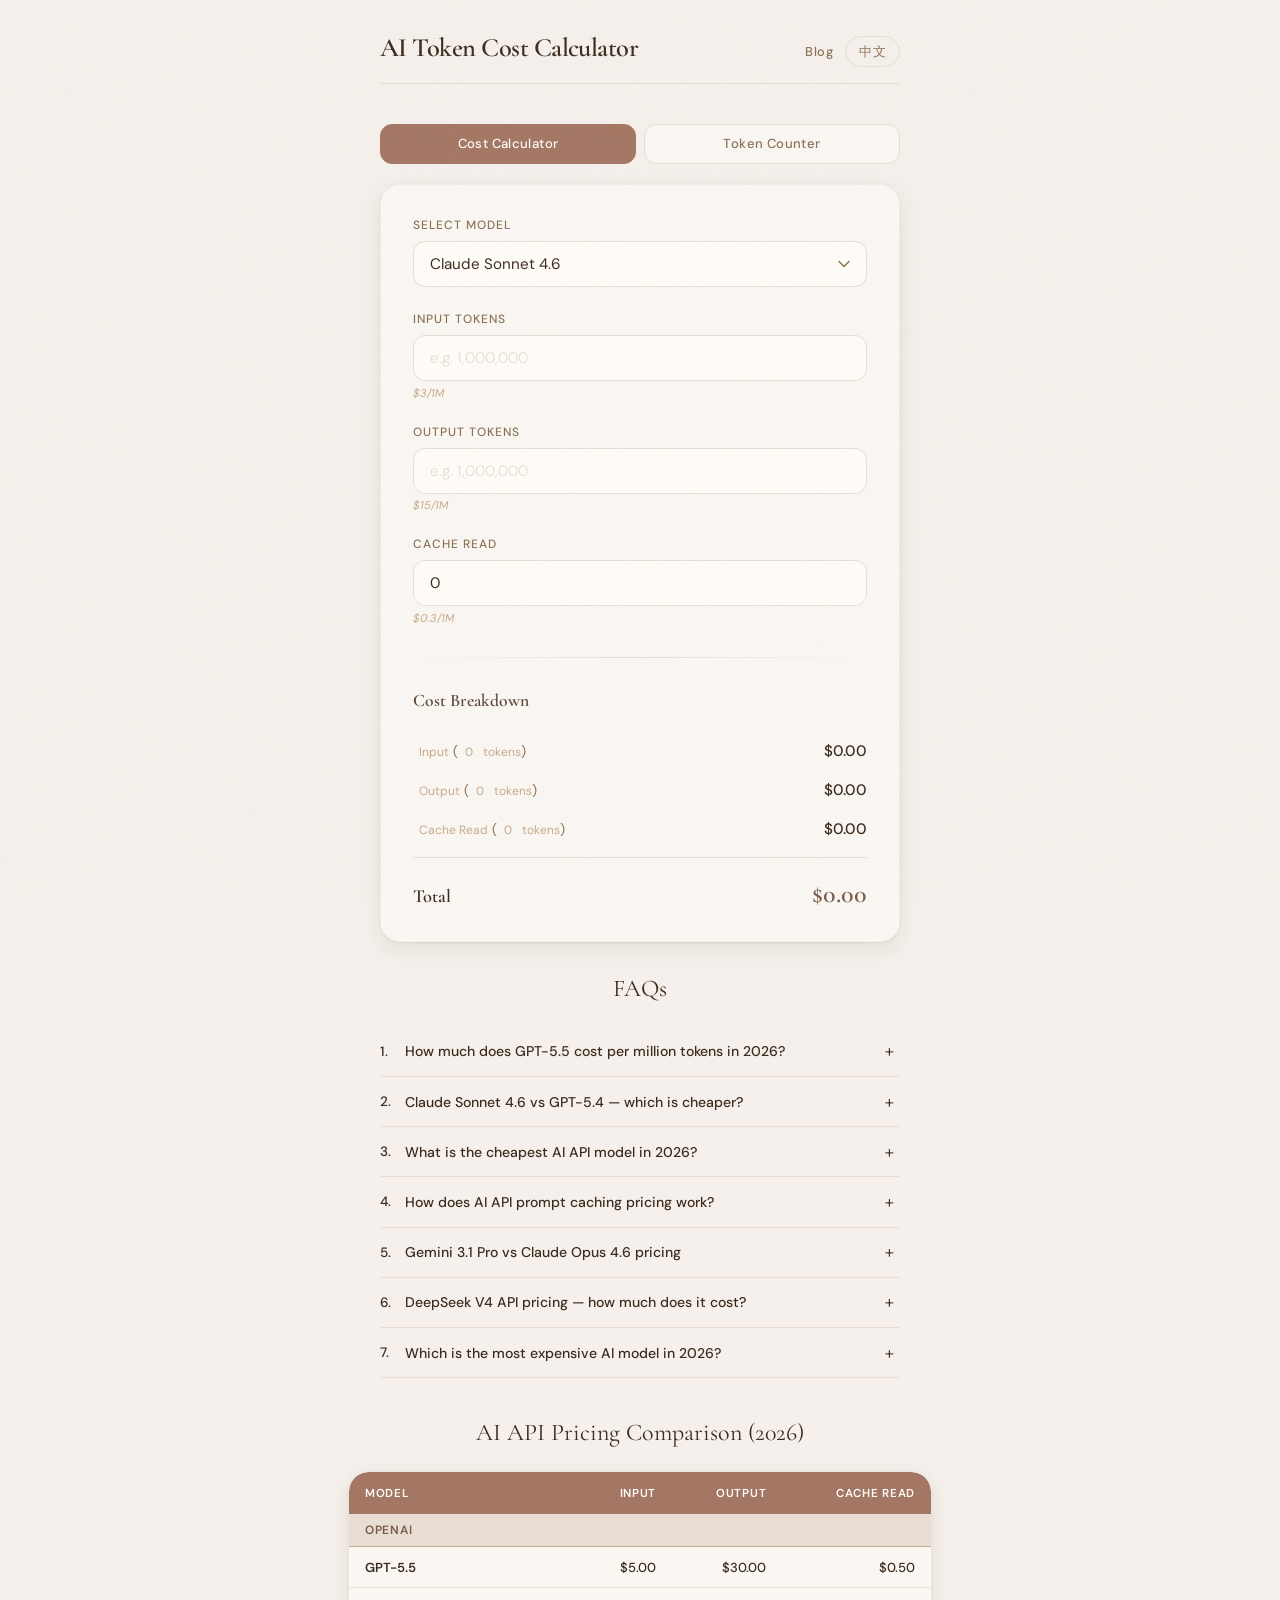
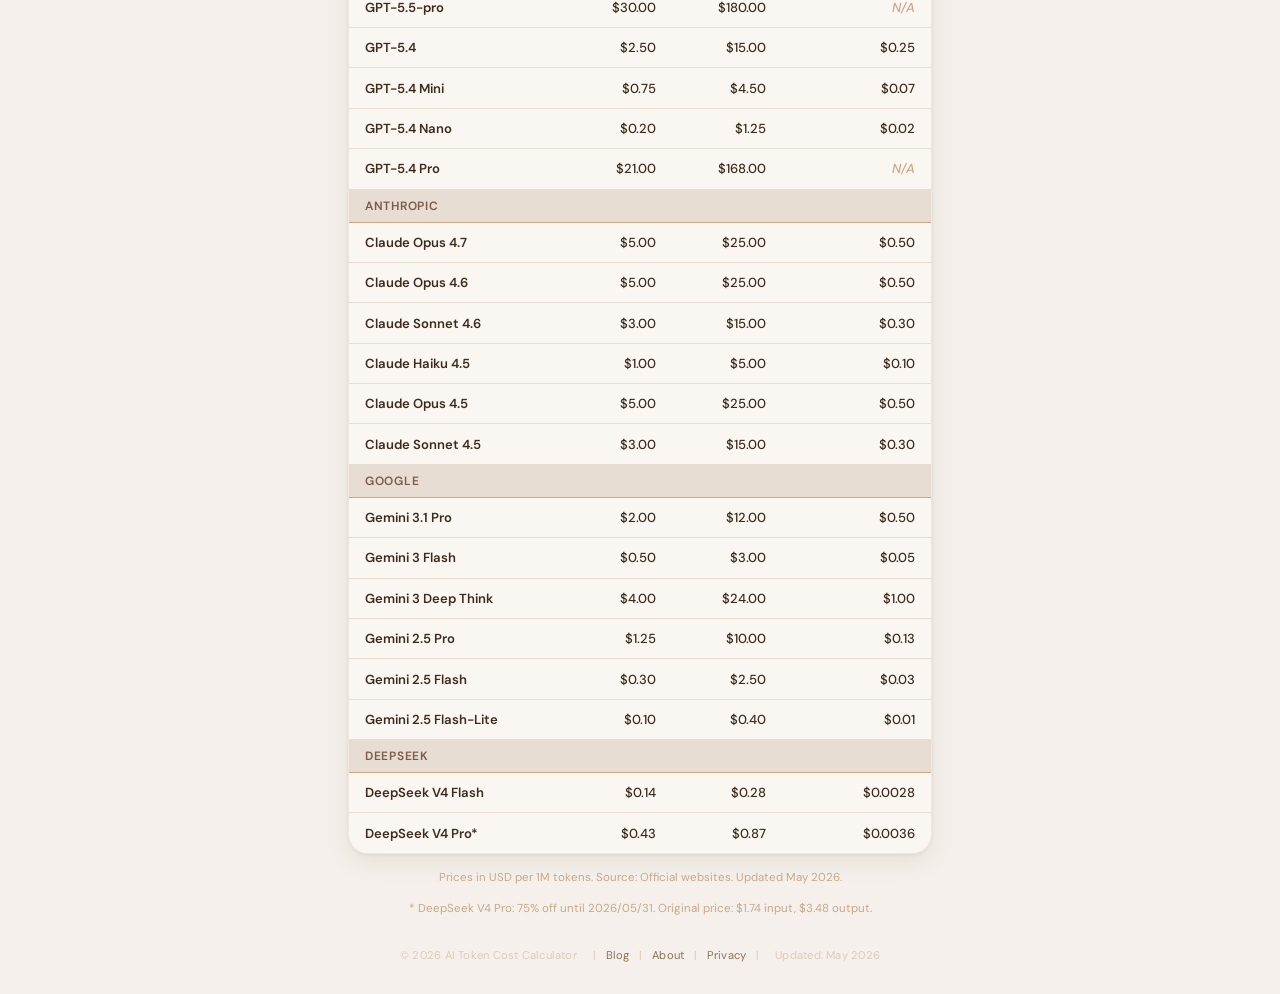
<file: index.html>
<!DOCTYPE html>
<html lang="en">
<head>
  <meta charset="UTF-8">
  <meta name="viewport" content="width=device-width, initial-scale=1.0">
  <title>AI Token Cost Calculator | AI Token 费用计算器</title>
  <meta name="description" content="Free AI API token cost calculator. Compare pricing across OpenAI GPT, Anthropic Claude, Google Gemini, and DeepSeek models. Calculate input, output, cache write and cache read costs instantly.">
  <meta name="keywords" content="AI API cost calculator, token pricing, GPT-5 pricing, Claude pricing, Gemini pricing, DeepSeek pricing, AI token费用计算器, API成本计算, 模型价格对比">
  <meta name="author" content="AI Token Calculator">
  <meta name="robots" content="index, follow">
  <link rel="canonical" href="https://tokencostcalc.com/">

  <!-- Open Graph -->
  <meta property="og:title" content="AI Token Cost Calculator | AI Token 费用计算器">
  <meta property="og:description" content="Free AI API token cost calculator. Compare pricing across OpenAI, Anthropic, Google, and DeepSeek models.">
  <meta property="og:type" content="website">
  <meta property="og:url" content="https://tokencostcalc.com/">
  <meta property="og:locale" content="en_US">
  <meta property="og:locale:alternate" content="zh_CN">

  <!-- Twitter Card -->
  <meta name="twitter:card" content="summary">
  <meta name="twitter:title" content="AI Token Cost Calculator">
  <meta name="twitter:description" content="Free AI API token cost calculator. Compare pricing across GPT, Claude, Gemini, DeepSeek.">

  <!-- Structured Data -->
  <script type="application/ld+json">
  {
    "@context": "https://schema.org",
    "@type": "WebApplication",
    "name": "AI Token Cost Calculator",
    "alternateName": "AI Token 费用计算器",
    "description": "Free AI API token cost calculator for comparing pricing across OpenAI, Anthropic, Google, and DeepSeek models.",
    "applicationCategory": "DeveloperApplication",
    "operatingSystem": "Web",
    "offers": { "@type": "Offer", "price": "0", "priceCurrency": "USD" },
    "inLanguage": ["en", "zh"]
  }
  </script>

  <link rel="preconnect" href="https://fonts.googleapis.com">
  <link rel="preconnect" href="https://fonts.gstatic.com" crossorigin>
  <link rel="stylesheet" href="https://fonts.googleapis.com/css2?family=Cormorant+Garamond:ital,wght@0,400;0,600;1,400&family=DM+Sans:wght@300;400;500;600&display=swap">
  <link rel="stylesheet" href="css/style.css">
  <link rel="icon" type="image/png" href="logo.png">
  <link rel="manifest" href="manifest.json">
  <meta name="msvalidate.01" content="E0C793101DFDC249B0BCDC81EE343622">
  <meta name="theme-color" content="#a47764">
  <link rel="alternate" hreflang="en" href="https://tokencostcalc.com/?lang=en">
  <link rel="alternate" hreflang="zh" href="https://tokencostcalc.com/?lang=zh">
  <link rel="alternate" hreflang="x-default" href="https://tokencostcalc.com/">
</head>
<body>
  <div class="container">
    <header>
      <h1 data-i18n="title">AI Token Cost Calculator</h1>
      <div class="header-actions">
        <a href="blog.html" class="header-link">Blog</a>
        <button id="lang-toggle">中文</button>
      </div>
    </header>

    <nav class="tabs" role="tablist">
      <button class="tab active" data-tab="calculator" role="tab" aria-selected="true" data-i18n="tabCalculator">Cost Calculator</button>
      <button class="tab" data-tab="token-counter" role="tab" aria-selected="false" data-i18n="tabTokenCounter">Token Counter</button>
    </nav>

    <div class="card" id="calculator-panel" role="tabpanel">
      <div class="field">
        <label data-i18n="selectModel" for="model-select">Select Model</label>
        <select id="model-select"></select>
      </div>

      <div class="field">
        <label data-i18n="inputTokens">Input Tokens</label>
        <input type="text" id="input-tokens" inputmode="numeric" data-i18n-placeholder="placeholder_tokens" placeholder="e.g. 100000">
        <div class="price-hint" id="price-input"></div>
      </div>

      <div class="field">
        <label data-i18n="outputTokens">Output Tokens</label>
        <input type="text" id="output-tokens" inputmode="numeric" data-i18n-placeholder="placeholder_tokens" placeholder="e.g. 100000">
        <div class="price-hint" id="price-output"></div>
      </div>

      <div class="field">
        <label data-i18n="cacheRead">Cache Read</label>
        <input type="text" id="cache-read" inputmode="numeric" data-i18n-placeholder="placeholder_tokens" placeholder="e.g. 100000" value="0">
        <div class="price-hint" id="price-cr"></div>
      </div>

      <div class="divider"></div>

      <div class="results-header" data-i18n="costBreakdown">Cost Breakdown</div>

      <div class="result-row">
        <span class="label"><span data-i18n="inputCost">Input</span> (<span id="res-input-tokens">0</span> <span data-i18n="tokens">tokens</span>)</span>
        <span class="amount" id="res-input-cost">$0.00</span>
      </div>

      <div class="result-row">
        <span class="label"><span data-i18n="outputCost">Output</span> (<span id="res-output-tokens">0</span> <span data-i18n="tokens">tokens</span>)</span>
        <span class="amount" id="res-output-cost">$0.00</span>
      </div>

      <div class="result-row">
        <span class="label"><span data-i18n="cacheReadCost">Cache Read</span> (<span id="res-cr-tokens">0</span> <span data-i18n="tokens">tokens</span>)</span>
        <span class="amount" id="res-cr-cost">$0.00</span>
      </div>

      <div class="result-divider"></div>

      <div class="result-total">
        <span class="label" data-i18n="total">Total</span>
        <span class="amount" id="res-total">$0.00</span>
      </div>
    </div>

    <div class="card" id="token-counter-panel" role="tabpanel" hidden>
      <div class="field">
        <label data-i18n="selectModel" for="tc-model-select">Select Model</label>
        <select id="tc-model-select"></select>
      </div>

      <div class="field">
        <label data-i18n="inputText">Input Text</label>
        <textarea id="tc-input" rows="8" data-i18n-placeholder="placeholder_text" placeholder="Paste or type text..."></textarea>
      </div>

      <div class="divider"></div>

      <div class="tc-results" aria-live="polite">
        <div class="tc-row">
          <span class="tc-label" data-i18n="tokenCount">Token Count</span>
          <span class="tc-value" id="tc-token-count">0</span>
        </div>
        <div class="tc-row">
          <span class="tc-label" data-i18n="charCount">Character Count</span>
          <span class="tc-value" id="tc-char-count">0</span>
        </div>
      </div>

      <div class="tc-note" data-i18n="approxNote">* Non-OpenAI models are estimates</div>
    </div>

    <!-- FAQ Section for SEO long-tail keywords -->
    <section class="faq" id="faq-section">
      <h2 class="faq-title" data-i18n="faqTitle">FAQs</h2>
      <div id="faq-list"></div>
    </section>

    <!-- Pricing Table for SEO and reference -->
    <section class="pricing-section" id="pricing-section">
      <h2 class="pricing-title" data-i18n="pricingTableTitle">AI API Pricing Comparison (2026)</h2>
      <div class="pricing-table-wrap">
        <table class="pricing-table" id="pricing-table">
          <thead>
            <tr>
              <th data-i18n="thModel">Model</th>
              <th class="num" data-i18n="thInput">Input</th>
              <th class="num" data-i18n="thOutput">Output</th>
              <th class="num" data-i18n="thCacheRead">Cache Read</th>
            </tr>
          </thead>
          <tbody id="pricing-tbody"></tbody>
        </table>
      </div>
      <p class="pricing-note" data-i18n="tableNote">Prices in USD per 1M tokens. Source: Official websites. Updated May 2026.</p>
      <p class="pricing-note" data-i18n="discountNote">* DeepSeek V4 Pro: 75% off until 2026/05/31. Original price: $1.74 input, $3.48 output.</p>
    </section>

    <footer>
      <span>© 2026 AI Token Cost Calculator</span>
      <span>|</span>
      <a href="blog.html">Blog</a>
      <span>|</span>
      <a href="about.html" data-i18n="about">About</a>
      <span>|</span>
      <a href="privacy.html" data-i18n="privacy">Privacy</a>
      <span>|</span>
      <span data-i18n="updated">Updated: May 2026</span>
    </footer>
  </div>

  <script src="js/models.js?v=20260511"></script>
  <script src="js/i18n.js?v=20260511"></script>
  <script src="js/calculator.js?v=20260511"></script>
  <script src="js/token-counter.js?v=20260511"></script>
  <script src="js/app.js?v=20260511"></script>
</body>
</html>
</file>
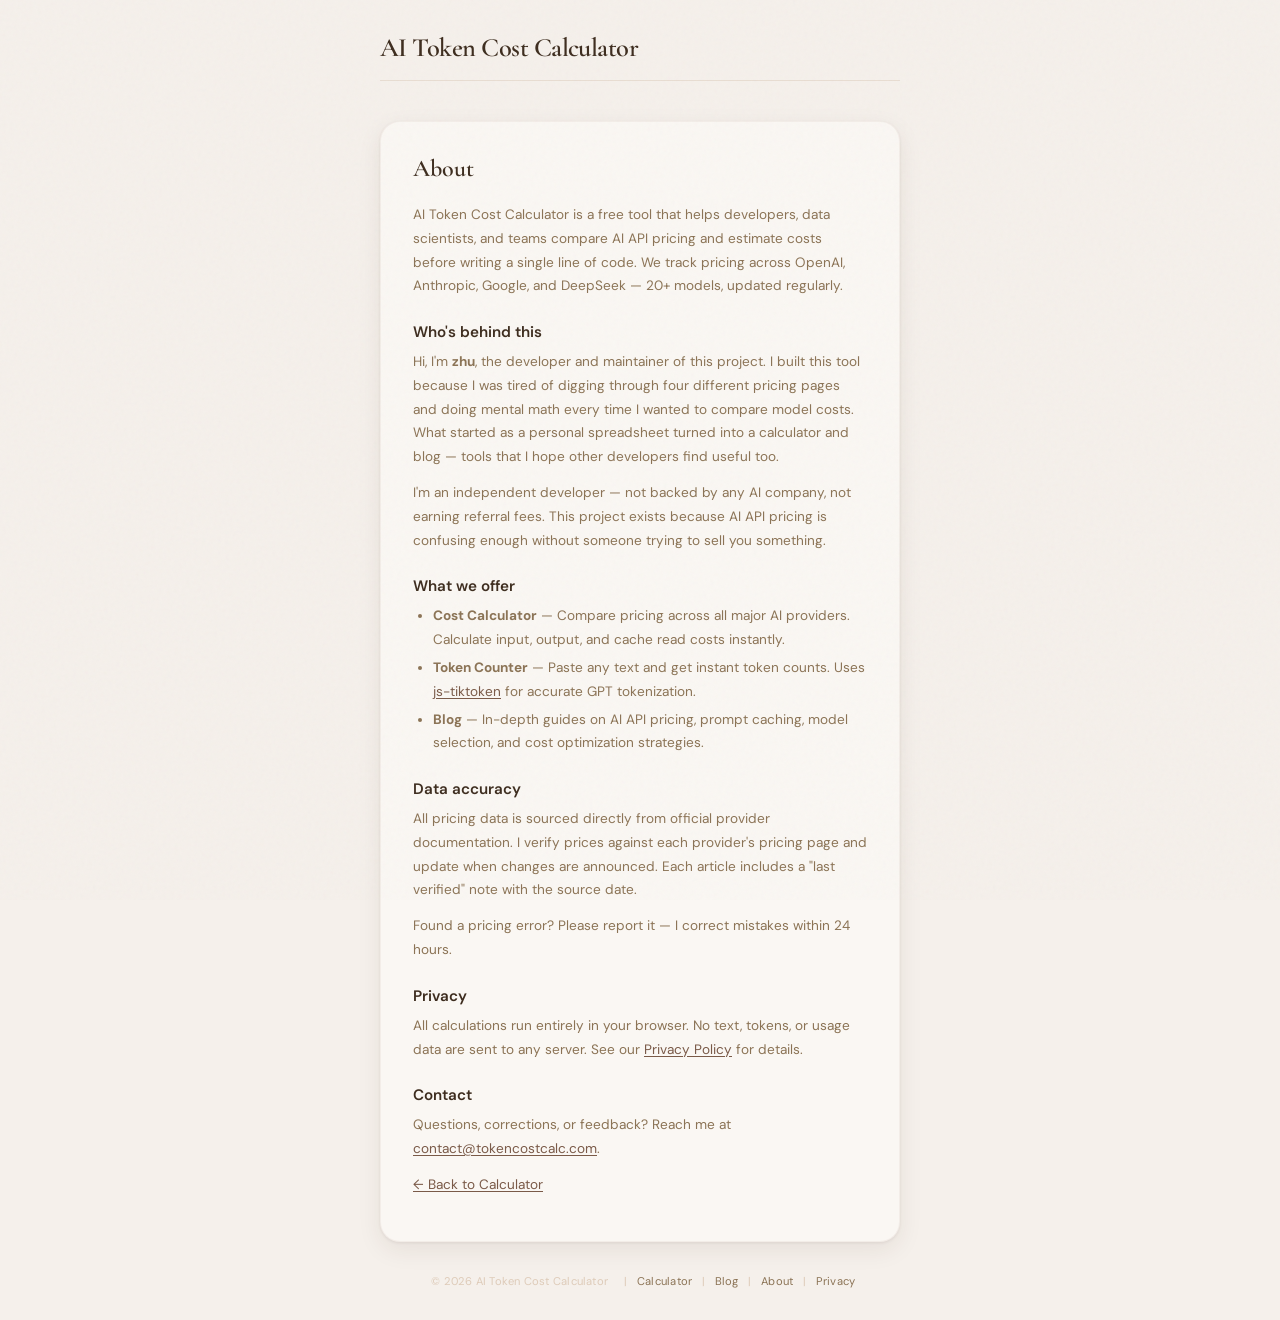
<file: about.html>
<!DOCTYPE html>
<html lang="en">
<head>
  <meta charset="UTF-8">
  <meta name="viewport" content="width=device-width, initial-scale=1.0">
  <title>About — AI Token Cost Calculator</title>
  <meta name="description" content="About the AI Token Cost Calculator — a free tool for comparing AI API pricing and counting tokens across OpenAI, Anthropic, Google, and DeepSeek models.">
  <meta name="robots" content="index, follow">
  <link rel="canonical" href="https://tokencostcalc.com/about.html">

  <link rel="preconnect" href="https://fonts.googleapis.com">
  <link rel="preconnect" href="https://fonts.gstatic.com" crossorigin>
  <link rel="stylesheet" href="https://fonts.googleapis.com/css2?family=Cormorant+Garamond:ital,wght@0,400;0,600;1,400&family=DM+Sans:wght@300;400;500;600&display=swap">
  <link rel="stylesheet" href="css/style.css">
  <link rel="icon" type="image/png" href="logo.png">
  <meta name="theme-color" content="#a47764">
</head>
<body>
  <div class="container">
    <header>
      <h1><a href="/" style="color: inherit; text-decoration: none;">AI Token Cost Calculator</a></h1>
    </header>

    <div class="card static-page">
      <h2>About</h2>
      <p>AI Token Cost Calculator is a free tool that helps developers, data scientists, and teams compare AI API pricing and estimate costs before writing a single line of code. We track pricing across OpenAI, Anthropic, Google, and DeepSeek — 20+ models, updated regularly.</p>

      <h3>Who's behind this</h3>
      <p>Hi, I'm <strong>zhu</strong>, the developer and maintainer of this project. I built this tool because I was tired of digging through four different pricing pages and doing mental math every time I wanted to compare model costs. What started as a personal spreadsheet turned into a calculator and blog — tools that I hope other developers find useful too.</p>
      <p>I'm an independent developer — not backed by any AI company, not earning referral fees. This project exists because AI API pricing is confusing enough without someone trying to sell you something.</p>

      <h3>What we offer</h3>
      <ul>
        <li><strong>Cost Calculator</strong> — Compare pricing across all major AI providers. Calculate input, output, and cache read costs instantly.</li>
        <li><strong>Token Counter</strong> — Paste any text and get instant token counts. Uses <a href="https://github.com/niieani/gpt-tokenizer" target="_blank" rel="noopener">js-tiktoken</a> for accurate GPT tokenization.</li>
        <li><strong>Blog</strong> — In-depth guides on AI API pricing, prompt caching, model selection, and cost optimization strategies.</li>
      </ul>

      <h3>Data accuracy</h3>
      <p>All pricing data is sourced directly from official provider documentation. I verify prices against each provider's pricing page and update when changes are announced. Each article includes a "last verified" note with the source date.</p>
      <p>Found a pricing error? Please report it — I correct mistakes within 24 hours.</p>

      <h3>Privacy</h3>
      <p>All calculations run entirely in your browser. No text, tokens, or usage data are sent to any server. See our <a href="privacy.html">Privacy Policy</a> for details.</p>

      <h3>Contact</h3>
      <p>Questions, corrections, or feedback? Reach me at <a href="mailto:contact@tokencostcalc.com">contact@tokencostcalc.com</a>.</p>

      <p><a href="/">← Back to Calculator</a></p>
    </div>

    <footer>
      <span>© 2026 AI Token Cost Calculator</span>
      <span>|</span>
      <a href="/">Calculator</a>
      <span>|</span>
      <a href="/blog.html">Blog</a>
      <span>|</span>
      <a href="about.html">About</a>
      <span>|</span>
      <a href="privacy.html">Privacy</a>
    </footer>
  </div>

  <script src="js/i18n.js?v=20260511"></script>
  <script>
    document.addEventListener("DOMContentLoaded", () => {
      document.body.classList.add("ready");
    });
  </script>
</body>
</html>
</file>
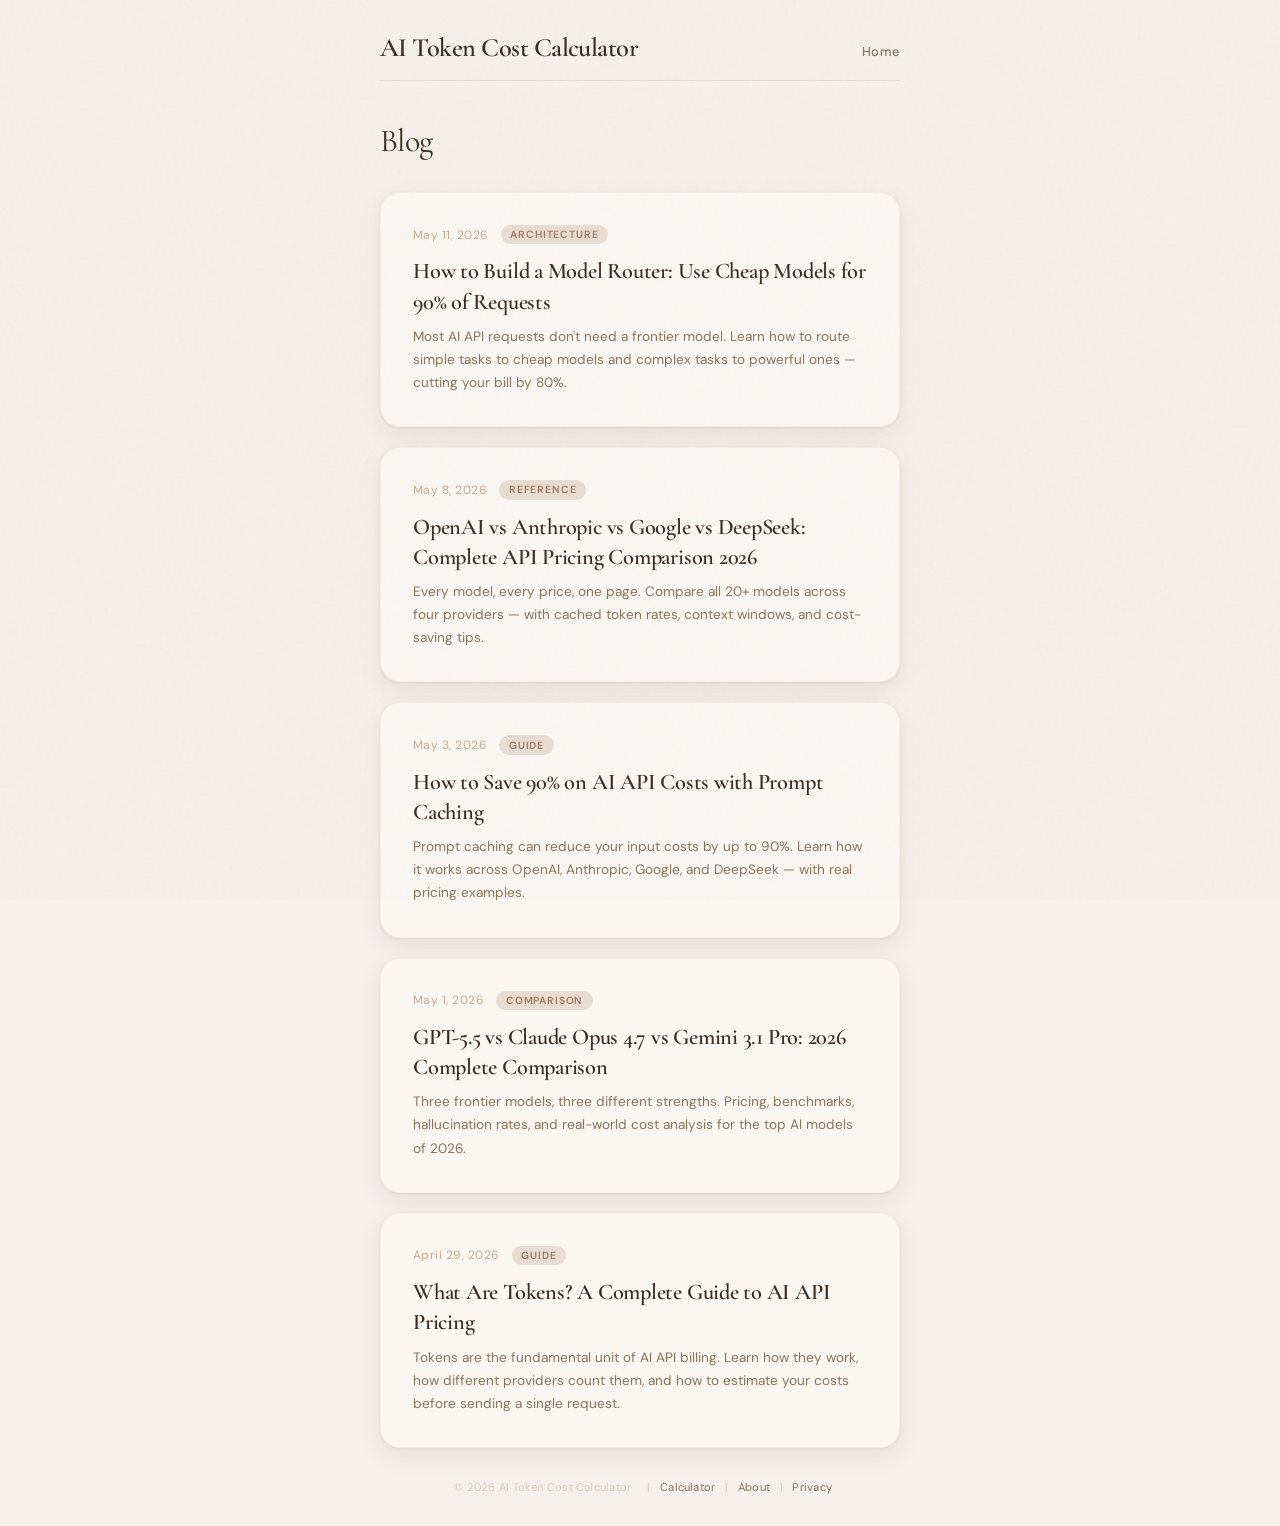
<file: blog.html>
<!DOCTYPE html>
<html lang="en">
<head>
  <meta charset="UTF-8">
  <meta name="viewport" content="width=device-width, initial-scale=1.0">
  <title>Blog — AI Token Cost Calculator</title>
  <meta name="description" content="Guides and insights on AI API pricing, token counting, and cost optimization for OpenAI, Claude, Gemini, and DeepSeek models.">
  <meta name="robots" content="index, follow">
  <link rel="canonical" href="https://tokencostcalc.com/blog.html">

  <meta property="og:title" content="Blog — AI Token Cost Calculator">
  <meta property="og:description" content="Guides and insights on AI API pricing, token counting, and cost optimization.">
  <meta property="og:type" content="website">
  <meta property="og:url" content="https://tokencostcalc.com/blog.html">

  <link rel="preconnect" href="https://fonts.googleapis.com">
  <link rel="preconnect" href="https://fonts.gstatic.com" crossorigin>
  <link rel="stylesheet" href="https://fonts.googleapis.com/css2?family=Cormorant+Garamond:ital,wght@0,400;0,600;1,400&family=DM+Sans:wght@300;400;500;600&display=swap">
  <link rel="stylesheet" href="css/style.css">
  <link rel="stylesheet" href="css/blog.css">
  <link rel="icon" type="image/png" href="logo.png">
  <meta name="theme-color" content="#a47764">
</head>
<body>
  <div class="container">
    <header>
      <h1><a href="/" style="color: inherit; text-decoration: none;">AI Token Cost Calculator</a></h1>
      <div class="header-actions">
        <a href="/" class="header-link">Home</a>
      </div>
    </header>

    <section class="blog-list">
      <h1 class="blog-list-title">Blog</h1>

      <a href="blog/model-router-cheap-models.html" class="blog-card">
        <div class="blog-card-meta">
          <span class="blog-card-date">May 11, 2026</span>
          <span class="blog-card-tag">Architecture</span>
        </div>
        <h3 class="blog-card-title">How to Build a Model Router: Use Cheap Models for 90% of Requests</h3>
        <p class="blog-card-excerpt">Most AI API requests don't need a frontier model. Learn how to route simple tasks to cheap models and complex tasks to powerful ones — cutting your bill by 80%.</p>
      </a>

      <a href="blog/openai-vs-anthropic-vs-google-pricing-2026.html" class="blog-card">
        <div class="blog-card-meta">
          <span class="blog-card-date">May 8, 2026</span>
          <span class="blog-card-tag">Reference</span>
        </div>
        <h3 class="blog-card-title">OpenAI vs Anthropic vs Google vs DeepSeek: Complete API Pricing Comparison 2026</h3>
        <p class="blog-card-excerpt">Every model, every price, one page. Compare all 20+ models across four providers — with cached token rates, context windows, and cost-saving tips.</p>
      </a>

      <a href="blog/prompt-caching-guide.html" class="blog-card">
        <div class="blog-card-meta">
          <span class="blog-card-date">May 3, 2026</span>
          <span class="blog-card-tag">Guide</span>
        </div>
        <h3 class="blog-card-title">How to Save 90% on AI API Costs with Prompt Caching</h3>
        <p class="blog-card-excerpt">Prompt caching can reduce your input costs by up to 90%. Learn how it works across OpenAI, Anthropic, Google, and DeepSeek — with real pricing examples.</p>
      </a>

      <a href="blog/gpt55-vs-opus47-vs-gemini31.html" class="blog-card">
        <div class="blog-card-meta">
          <span class="blog-card-date">May 1, 2026</span>
          <span class="blog-card-tag">Comparison</span>
        </div>
        <h3 class="blog-card-title">GPT-5.5 vs Claude Opus 4.7 vs Gemini 3.1 Pro: 2026 Complete Comparison</h3>
        <p class="blog-card-excerpt">Three frontier models, three different strengths. Pricing, benchmarks, hallucination rates, and real-world cost analysis for the top AI models of 2026.</p>
      </a>

      <a href="blog/token-pricing-guide.html" class="blog-card">
        <div class="blog-card-meta">
          <span class="blog-card-date">April 29, 2026</span>
          <span class="blog-card-tag">Guide</span>
        </div>
        <h3 class="blog-card-title">What Are Tokens? A Complete Guide to AI API Pricing</h3>
        <p class="blog-card-excerpt">Tokens are the fundamental unit of AI API billing. Learn how they work, how different providers count them, and how to estimate your costs before sending a single request.</p>
      </a>

    </section>

    <footer>
      <span>© 2026 AI Token Cost Calculator</span>
      <span>|</span>
      <a href="/">Calculator</a>
      <span>|</span>
      <a href="/about.html">About</a>
      <span>|</span>
      <a href="/privacy.html">Privacy</a>
    </footer>
  </div>

  <script>
    document.addEventListener("DOMContentLoaded", () => {
      document.body.classList.add("ready");
    });
  </script>
</body>
</html>
</file>
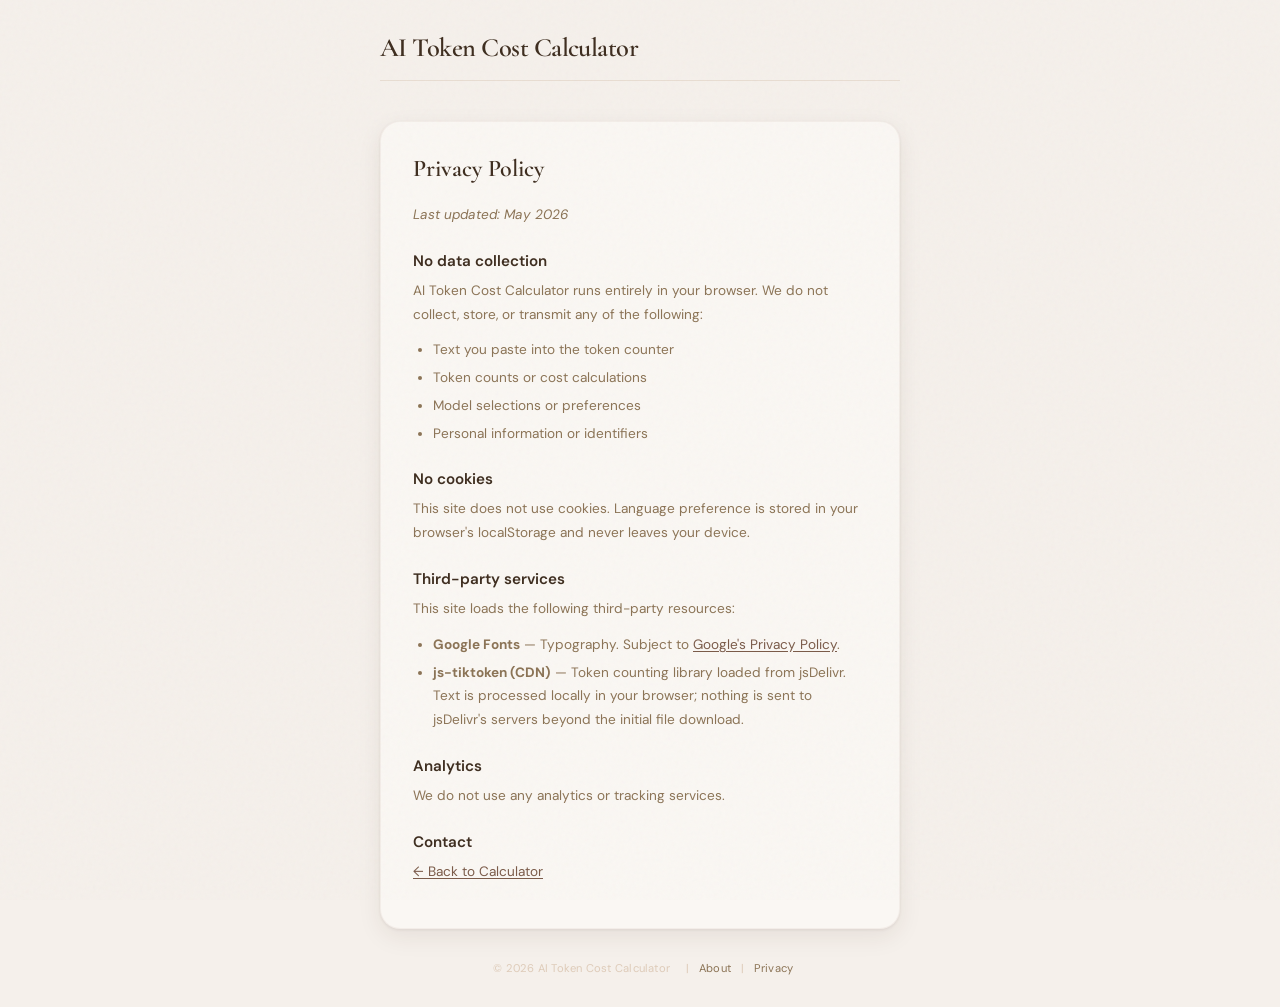
<file: privacy.html>
<!DOCTYPE html>
<html lang="en">
<head>
  <meta charset="UTF-8">
  <meta name="viewport" content="width=device-width, initial-scale=1.0">
  <title>Privacy Policy — AI Token Cost Calculator</title>
  <meta name="description" content="Privacy Policy for AI Token Cost Calculator. All calculations run locally in your browser — no data is collected or sent to any server.">
  <meta name="robots" content="index, follow">
  <link rel="canonical" href="https://tokencostcalc.com/privacy.html">

  <link rel="preconnect" href="https://fonts.googleapis.com">
  <link rel="preconnect" href="https://fonts.gstatic.com" crossorigin>
  <link rel="stylesheet" href="https://fonts.googleapis.com/css2?family=Cormorant+Garamond:ital,wght@0,400;0,600;1,400&family=DM+Sans:wght@300;400;500;600&display=swap">
  <link rel="stylesheet" href="css/style.css">
  <link rel="icon" type="image/png" href="logo.png">
  <meta name="theme-color" content="#a47764">
</head>
<body>
  <div class="container">
    <header>
      <h1><a href="/" style="color: inherit; text-decoration: none;">AI Token Cost Calculator</a></h1>
    </header>

    <div class="card static-page">
      <h2>Privacy Policy</h2>
      <p><em>Last updated: May 2026</em></p>

      <h3>No data collection</h3>
      <p>AI Token Cost Calculator runs entirely in your browser. We do not collect, store, or transmit any of the following:</p>
      <ul>
        <li>Text you paste into the token counter</li>
        <li>Token counts or cost calculations</li>
        <li>Model selections or preferences</li>
        <li>Personal information or identifiers</li>
      </ul>

      <h3>No cookies</h3>
      <p>This site does not use cookies. Language preference is stored in your browser's localStorage and never leaves your device.</p>

      <h3>Third-party services</h3>
      <p>This site loads the following third-party resources:</p>
      <ul>
        <li><strong>Google Fonts</strong> — Typography. Subject to <a href="https://policies.google.com/privacy" target="_blank" rel="noopener">Google's Privacy Policy</a>.</li>
        <li><strong>js-tiktoken (CDN)</strong> — Token counting library loaded from jsDelivr. Text is processed locally in your browser; nothing is sent to jsDelivr's servers beyond the initial file download.</li>
      </ul>

      <h3>Analytics</h3>
      <p>We do not use any analytics or tracking services.</p>

      <h3>Contact</h3>
      <p><a href="/">← Back to Calculator</a></p>
    </div>

    <footer>
      <span>© 2026 AI Token Cost Calculator</span>
      <span>|</span>
      <a href="about.html">About</a>
      <span>|</span>
      <a href="privacy.html">Privacy</a>
    </footer>
  </div>

  <script>
    document.addEventListener("DOMContentLoaded", () => {
      document.body.classList.add("ready");
    });
  </script>
</body>
</html>
</file>
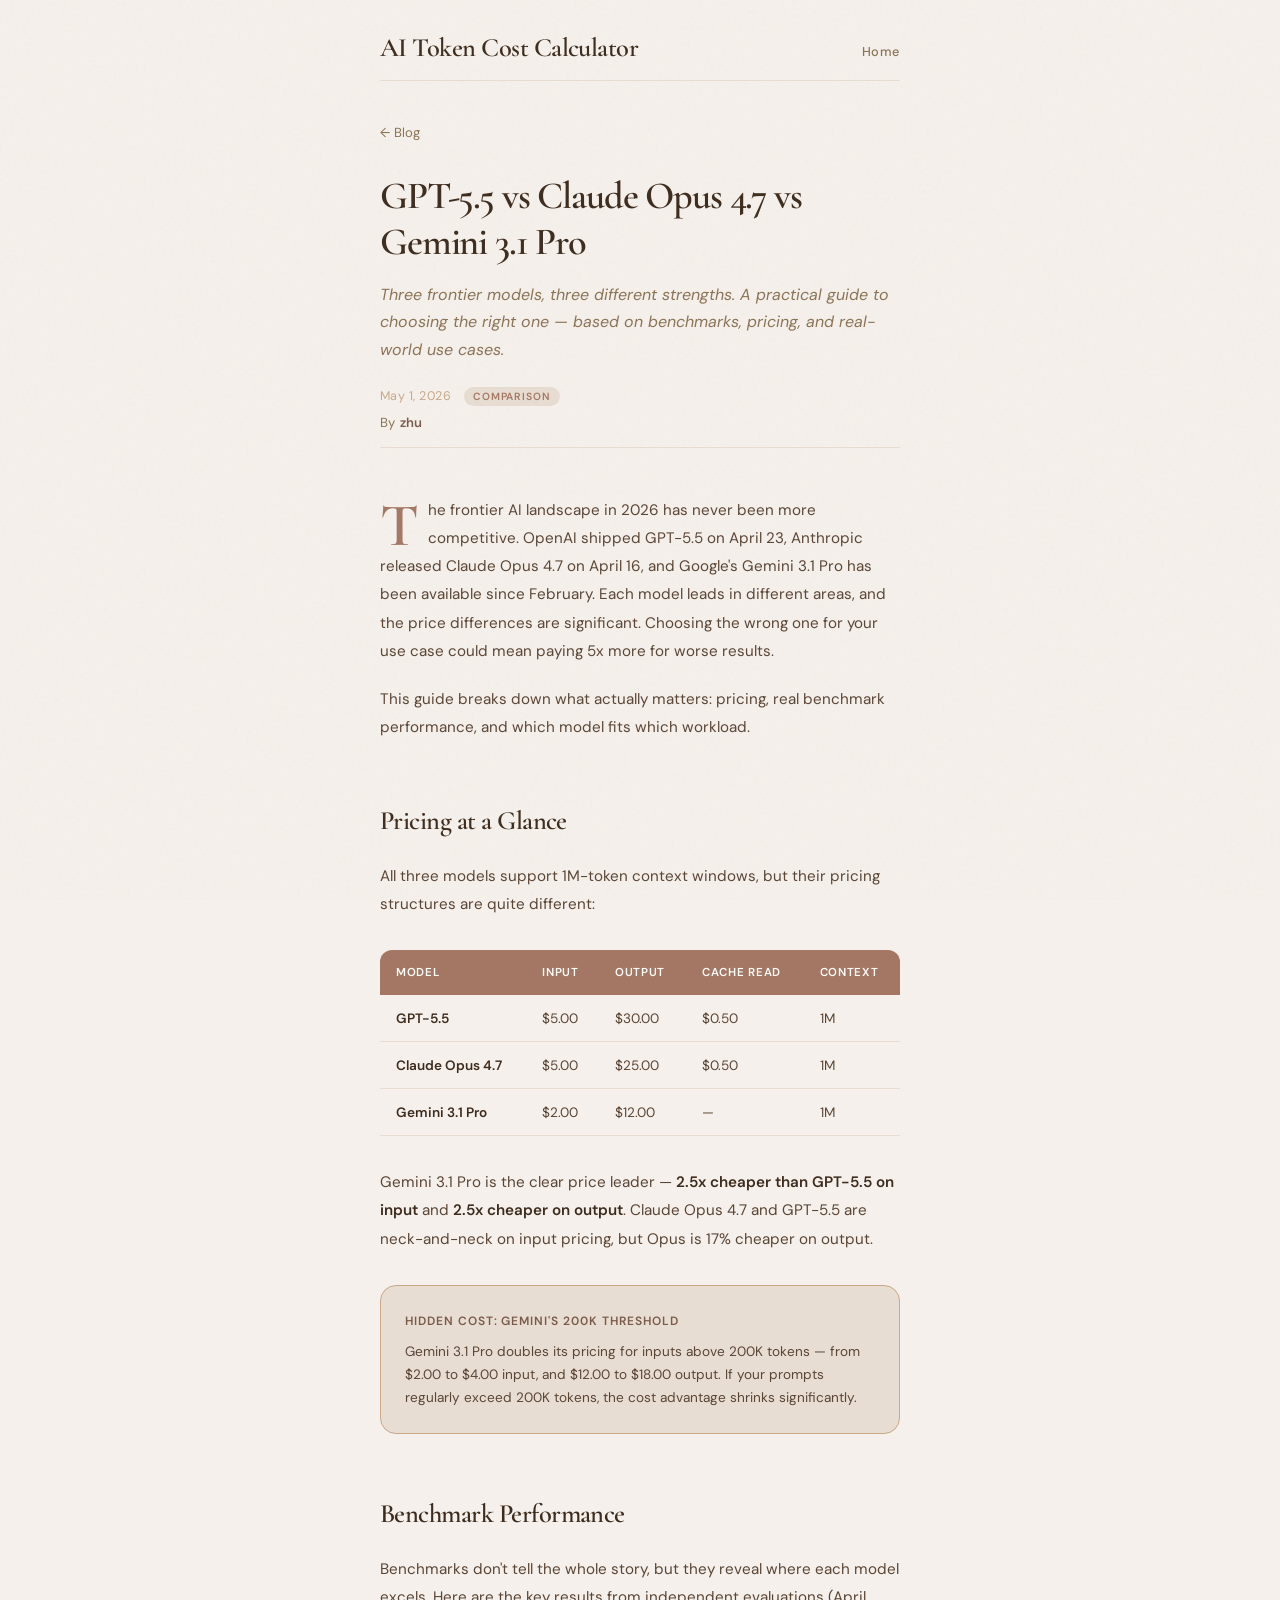
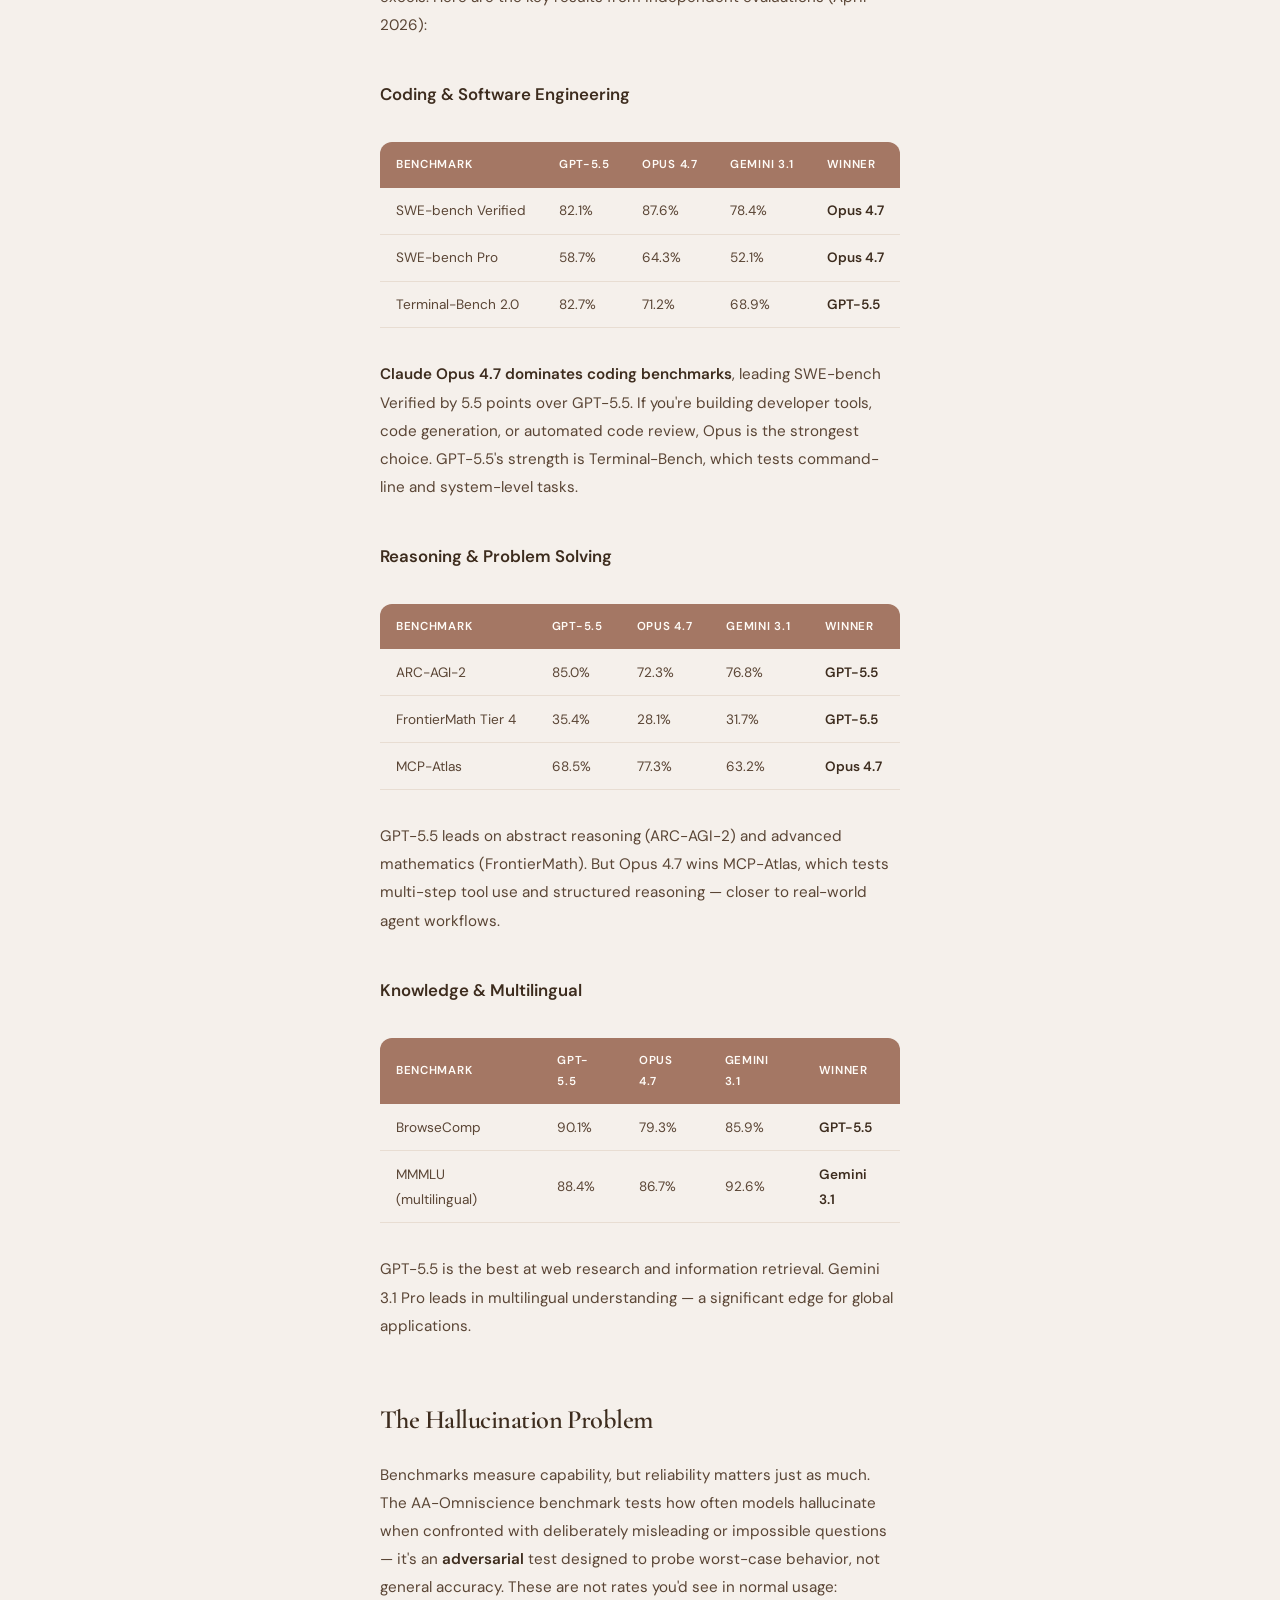
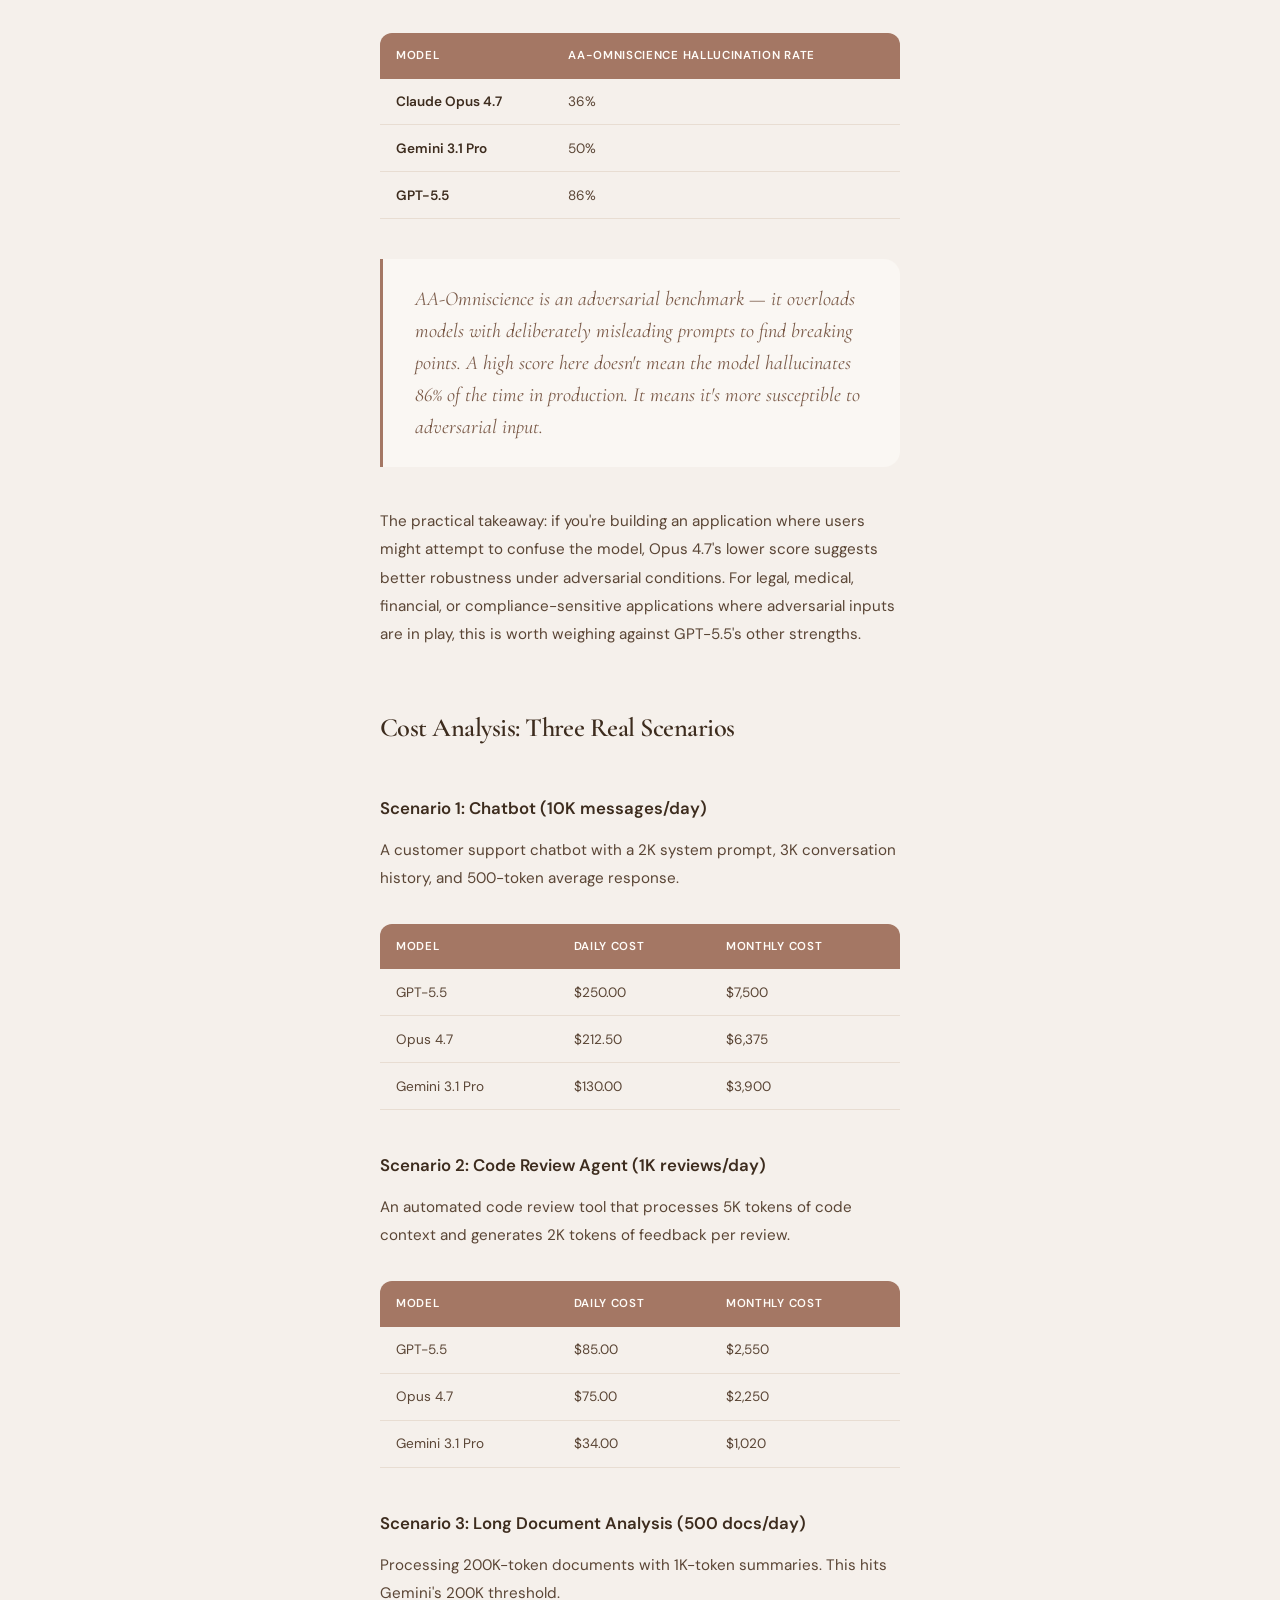
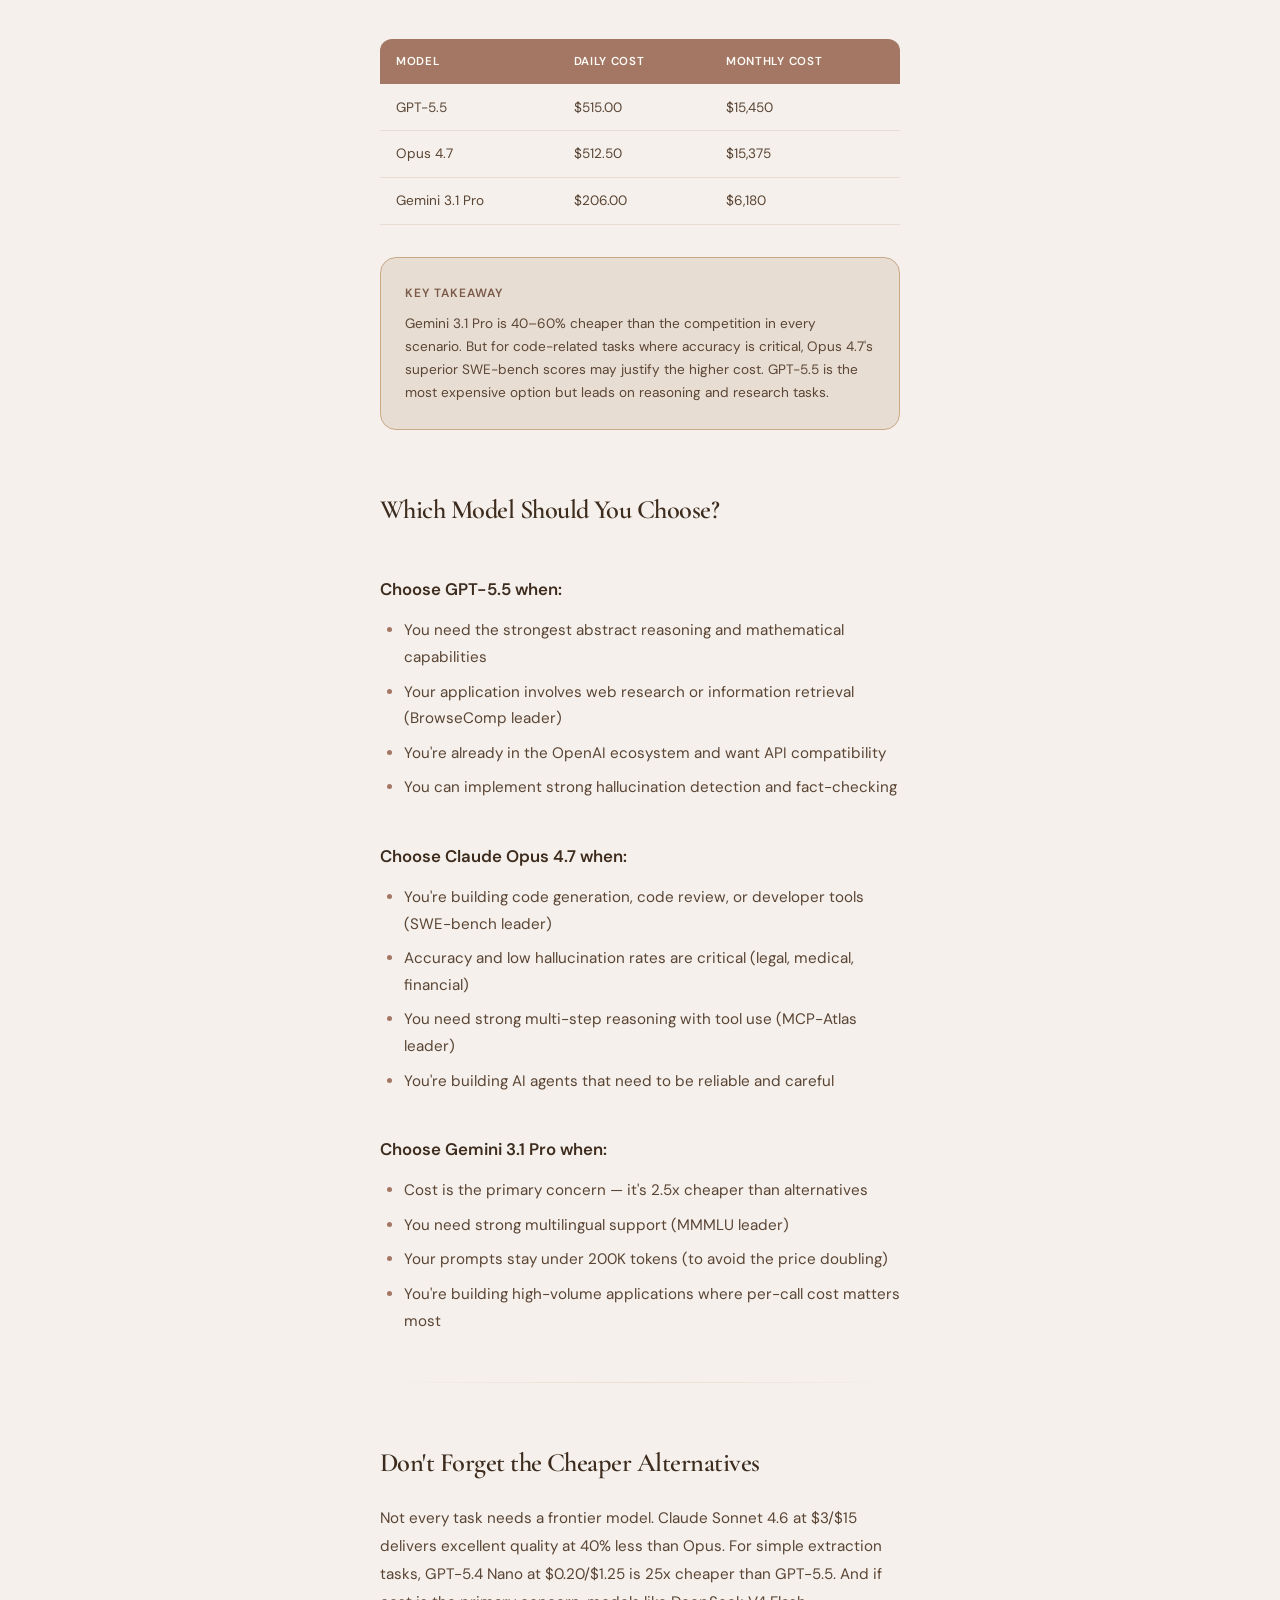
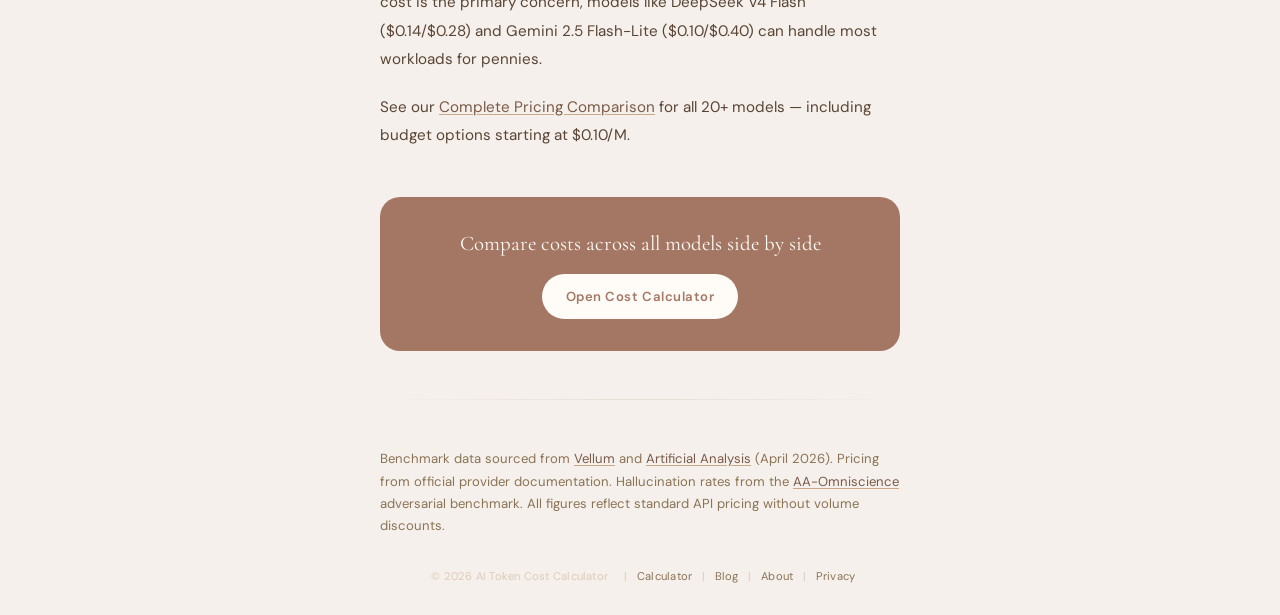
<file: blog/gpt55-vs-opus47-vs-gemini31.html>
<!DOCTYPE html>
<html lang="en">
<head>
  <meta charset="UTF-8">
  <meta name="viewport" content="width=device-width, initial-scale=1.0">
  <title>GPT-5.5 vs Claude Opus 4.7 vs Gemini 3.1 Pro: 2026 Complete Comparison</title>
  <meta name="description" content="A detailed comparison of the three most capable AI models in 2026. Pricing, benchmarks, context windows, and real-world cost analysis for GPT-5.5, Claude Opus 4.7, and Gemini 3.1 Pro.">
  <meta name="keywords" content="GPT-5.5, Claude Opus 4.7, Gemini 3.1 Pro, AI model comparison, API pricing 2026, best AI model, SWE-bench, ARC-AGI">
  <meta name="robots" content="index, follow">
  <link rel="canonical" href="https://tokencostcalc.com/blog/gpt55-vs-opus47-vs-gemini31.html">

  <meta property="og:title" content="GPT-5.5 vs Claude Opus 4.7 vs Gemini 3.1 Pro: 2026 Complete Comparison">
  <meta property="og:description" content="Pricing, benchmarks, and real-world cost analysis for the three most capable AI models in 2026.">
  <meta property="og:type" content="article">
  <meta property="og:url" content="https://tokencostcalc.com/blog/gpt55-vs-opus47-vs-gemini31.html">

  <script type="application/ld+json">
  {
    "@context": "https://schema.org",
    "@type": "BreadcrumbList",
    "itemListElement": [
      { "@type": "ListItem", "position": 1, "name": "Home", "item": "https://tokencostcalc.com" },
      { "@type": "ListItem", "position": 2, "name": "Blog", "item": "https://tokencostcalc.com/blog.html" },
      { "@type": "ListItem", "position": 3, "name": "GPT-5.5 vs Opus 4.7 vs Gemini 3.1 Pro" }
    ]
  }
  </script>
  <script type="application/ld+json">
  {
    "@context": "https://schema.org",
    "@type": "BlogPosting",
    "headline": "GPT-5.5 vs Claude Opus 4.7 vs Gemini 3.1 Pro: 2026 Complete Comparison",
    "description": "A detailed comparison of the three most capable AI models in 2026. Pricing, benchmarks, context windows, and real-world cost analysis.",
    "datePublished": "2026-05-01",
    "dateModified": "2026-05-01",
    "author": { "@type": "Person", "name": "zhu", "url": "https://tokencostcalc.com/about.html" },
    "publisher": { "@type": "Organization", "name": "AI Token Cost Calculator", "url": "https://tokencostcalc.com" },
    "mainEntityOfPage": "https://tokencostcalc.com/blog/gpt55-vs-opus47-vs-gemini31.html"
  }
  </script>

  <link rel="preconnect" href="https://fonts.googleapis.com">
  <link rel="preconnect" href="https://fonts.gstatic.com" crossorigin>
  <link rel="stylesheet" href="https://fonts.googleapis.com/css2?family=Cormorant+Garamond:ital,wght@0,400;0,600;1,400&family=DM+Sans:wght@300;400;500;600&display=swap">
  <link rel="stylesheet" href="../css/style.css">
  <link rel="stylesheet" href="../css/blog.css">
  <link rel="icon" type="image/png" href="../logo.png">
  <meta name="theme-color" content="#a47764">
</head>
<body>
  <div class="container">
    <header>
      <h1><a href="/" style="color: inherit; text-decoration: none;">AI Token Cost Calculator</a></h1>
      <div class="header-actions">
        <a href="/" class="header-link">Home</a>
      </div>
    </header>

    <article class="article">
      <a href="/blog.html" class="article-back">&larr; Blog</a>

      <header class="article-header">
        <h1 class="article-title">GPT-5.5 vs Claude Opus 4.7 vs Gemini 3.1 Pro</h1>
        <p class="article-subtitle">Three frontier models, three different strengths. A practical guide to choosing the right one — based on benchmarks, pricing, and real-world use cases.</p>
        <div class="article-meta">
          <span class="article-date">May 1, 2026</span>
          <span class="article-tag">Comparison</span>
        </div>
        <div class="article-author">By <strong>zhu</strong></div>
      </header>

      <div class="article-body">

        <p>The frontier AI landscape in 2026 has never been more competitive. OpenAI shipped GPT-5.5 on April 23, Anthropic released Claude Opus 4.7 on April 16, and Google's Gemini 3.1 Pro has been available since February. Each model leads in different areas, and the price differences are significant. Choosing the wrong one for your use case could mean paying 5x more for worse results.</p>

        <p>This guide breaks down what actually matters: pricing, real benchmark performance, and which model fits which workload.</p>

        <h2>Pricing at a Glance</h2>

        <p>All three models support 1M-token context windows, but their pricing structures are quite different:</p>

        <table>
          <thead>
            <tr>
              <th>Model</th>
              <th>Input</th>
              <th>Output</th>
              <th>Cache Read</th>
              <th>Context</th>
            </tr>
          </thead>
          <tbody>
            <tr>
              <td><strong>GPT-5.5</strong></td>
              <td>$5.00</td>
              <td>$30.00</td>
              <td>$0.50</td>
              <td>1M</td>
            </tr>
            <tr>
              <td><strong>Claude Opus 4.7</strong></td>
              <td>$5.00</td>
              <td>$25.00</td>
              <td>$0.50</td>
              <td>1M</td>
            </tr>
            <tr>
              <td><strong>Gemini 3.1 Pro</strong></td>
              <td>$2.00</td>
              <td>$12.00</td>
              <td>—</td>
              <td>1M</td>
            </tr>
          </tbody>
        </table>

        <p>Gemini 3.1 Pro is the clear price leader — <strong>2.5x cheaper than GPT-5.5 on input</strong> and <strong>2.5x cheaper on output</strong>. Claude Opus 4.7 and GPT-5.5 are neck-and-neck on input pricing, but Opus is 17% cheaper on output.</p>

        <div class="info-box">
          <div class="info-box-title">Hidden Cost: Gemini's 200K Threshold</div>
          <p>Gemini 3.1 Pro doubles its pricing for inputs above 200K tokens — from $2.00 to $4.00 input, and $12.00 to $18.00 output. If your prompts regularly exceed 200K tokens, the cost advantage shrinks significantly.</p>
        </div>

        <h2>Benchmark Performance</h2>

        <p>Benchmarks don't tell the whole story, but they reveal where each model excels. Here are the key results from independent evaluations (April 2026):</p>

        <h3>Coding & Software Engineering</h3>

        <table>
          <thead>
            <tr>
              <th>Benchmark</th>
              <th>GPT-5.5</th>
              <th>Opus 4.7</th>
              <th>Gemini 3.1</th>
              <th>Winner</th>
            </tr>
          </thead>
          <tbody>
            <tr>
              <td>SWE-bench Verified</td>
              <td>82.1%</td>
              <td>87.6%</td>
              <td>78.4%</td>
              <td><strong>Opus 4.7</strong></td>
            </tr>
            <tr>
              <td>SWE-bench Pro</td>
              <td>58.7%</td>
              <td>64.3%</td>
              <td>52.1%</td>
              <td><strong>Opus 4.7</strong></td>
            </tr>
            <tr>
              <td>Terminal-Bench 2.0</td>
              <td>82.7%</td>
              <td>71.2%</td>
              <td>68.9%</td>
              <td><strong>GPT-5.5</strong></td>
            </tr>
          </tbody>
        </table>

        <p><strong>Claude Opus 4.7 dominates coding benchmarks</strong>, leading SWE-bench Verified by 5.5 points over GPT-5.5. If you're building developer tools, code generation, or automated code review, Opus is the strongest choice. GPT-5.5's strength is Terminal-Bench, which tests command-line and system-level tasks.</p>

        <h3>Reasoning & Problem Solving</h3>

        <table>
          <thead>
            <tr>
              <th>Benchmark</th>
              <th>GPT-5.5</th>
              <th>Opus 4.7</th>
              <th>Gemini 3.1</th>
              <th>Winner</th>
            </tr>
          </thead>
          <tbody>
            <tr>
              <td>ARC-AGI-2</td>
              <td>85.0%</td>
              <td>72.3%</td>
              <td>76.8%</td>
              <td><strong>GPT-5.5</strong></td>
            </tr>
            <tr>
              <td>FrontierMath Tier 4</td>
              <td>35.4%</td>
              <td>28.1%</td>
              <td>31.7%</td>
              <td><strong>GPT-5.5</strong></td>
            </tr>
            <tr>
              <td>MCP-Atlas</td>
              <td>68.5%</td>
              <td>77.3%</td>
              <td>63.2%</td>
              <td><strong>Opus 4.7</strong></td>
            </tr>
          </tbody>
        </table>

        <p>GPT-5.5 leads on abstract reasoning (ARC-AGI-2) and advanced mathematics (FrontierMath). But Opus 4.7 wins MCP-Atlas, which tests multi-step tool use and structured reasoning — closer to real-world agent workflows.</p>

        <h3>Knowledge & Multilingual</h3>

        <table>
          <thead>
            <tr>
              <th>Benchmark</th>
              <th>GPT-5.5</th>
              <th>Opus 4.7</th>
              <th>Gemini 3.1</th>
              <th>Winner</th>
            </tr>
          </thead>
          <tbody>
            <tr>
              <td>BrowseComp</td>
              <td>90.1%</td>
              <td>79.3%</td>
              <td>85.9%</td>
              <td><strong>GPT-5.5</strong></td>
            </tr>
            <tr>
              <td>MMMLU (multilingual)</td>
              <td>88.4%</td>
              <td>86.7%</td>
              <td>92.6%</td>
              <td><strong>Gemini 3.1</strong></td>
            </tr>
          </tbody>
        </table>

        <p>GPT-5.5 is the best at web research and information retrieval. Gemini 3.1 Pro leads in multilingual understanding — a significant edge for global applications.</p>

        <h2>The Hallucination Problem</h2>

        <p>Benchmarks measure capability, but reliability matters just as much. The AA-Omniscience benchmark tests how often models hallucinate when confronted with deliberately misleading or impossible questions — it's an <strong>adversarial</strong> test designed to probe worst-case behavior, not general accuracy. These are not rates you'd see in normal usage:</p>

        <table>
          <thead>
            <tr>
              <th>Model</th>
              <th>AA-Omniscience Hallucination Rate</th>
            </tr>
          </thead>
          <tbody>
            <tr>
              <td><strong>Claude Opus 4.7</strong></td>
              <td>36%</td>
            </tr>
            <tr>
              <td><strong>Gemini 3.1 Pro</strong></td>
              <td>50%</td>
            </tr>
            <tr>
              <td><strong>GPT-5.5</strong></td>
              <td>86%</td>
            </tr>
          </tbody>
        </table>

        <blockquote>
          <p>AA-Omniscience is an adversarial benchmark — it overloads models with deliberately misleading prompts to find breaking points. A high score here doesn't mean the model hallucinates 86% of the time in production. It means it's more susceptible to adversarial input.</p>
        </blockquote>

        <p>The practical takeaway: if you're building an application where users might attempt to confuse the model, Opus 4.7's lower score suggests better robustness under adversarial conditions. For legal, medical, financial, or compliance-sensitive applications where adversarial inputs are in play, this is worth weighing against GPT-5.5's other strengths.</p>

        <h2>Cost Analysis: Three Real Scenarios</h2>

        <h3>Scenario 1: Chatbot (10K messages/day)</h3>
        <p>A customer support chatbot with a 2K system prompt, 3K conversation history, and 500-token average response.</p>

        <table>
          <thead>
            <tr>
              <th>Model</th>
              <th>Daily Cost</th>
              <th>Monthly Cost</th>
            </tr>
          </thead>
          <tbody>
            <tr>
              <td>GPT-5.5</td>
              <td>$250.00</td>
              <td>$7,500</td>
            </tr>
            <tr>
              <td>Opus 4.7</td>
              <td>$212.50</td>
              <td>$6,375</td>
            </tr>
            <tr>
              <td>Gemini 3.1 Pro</td>
              <td>$130.00</td>
              <td>$3,900</td>
            </tr>
          </tbody>
        </table>

        <h3>Scenario 2: Code Review Agent (1K reviews/day)</h3>
        <p>An automated code review tool that processes 5K tokens of code context and generates 2K tokens of feedback per review.</p>

        <table>
          <thead>
            <tr>
              <th>Model</th>
              <th>Daily Cost</th>
              <th>Monthly Cost</th>
            </tr>
          </thead>
          <tbody>
            <tr>
              <td>GPT-5.5</td>
              <td>$85.00</td>
              <td>$2,550</td>
            </tr>
            <tr>
              <td>Opus 4.7</td>
              <td>$75.00</td>
              <td>$2,250</td>
            </tr>
            <tr>
              <td>Gemini 3.1 Pro</td>
              <td>$34.00</td>
              <td>$1,020</td>
            </tr>
          </tbody>
        </table>

        <h3>Scenario 3: Long Document Analysis (500 docs/day)</h3>
        <p>Processing 200K-token documents with 1K-token summaries. This hits Gemini's 200K threshold.</p>

        <table>
          <thead>
            <tr>
              <th>Model</th>
              <th>Daily Cost</th>
              <th>Monthly Cost</th>
            </tr>
          </thead>
          <tbody>
            <tr>
              <td>GPT-5.5</td>
              <td>$515.00</td>
              <td>$15,450</td>
            </tr>
            <tr>
              <td>Opus 4.7</td>
              <td>$512.50</td>
              <td>$15,375</td>
            </tr>
            <tr>
              <td>Gemini 3.1 Pro</td>
              <td>$206.00</td>
              <td>$6,180</td>
            </tr>
          </tbody>
        </table>

        <div class="info-box">
          <div class="info-box-title">Key Takeaway</div>
          <p>Gemini 3.1 Pro is 40–60% cheaper than the competition in every scenario. But for code-related tasks where accuracy is critical, Opus 4.7's superior SWE-bench scores may justify the higher cost. GPT-5.5 is the most expensive option but leads on reasoning and research tasks.</p>
        </div>

        <h2>Which Model Should You Choose?</h2>

        <h3>Choose GPT-5.5 when:</h3>
        <ul>
          <li>You need the strongest abstract reasoning and mathematical capabilities</li>
          <li>Your application involves web research or information retrieval (BrowseComp leader)</li>
          <li>You're already in the OpenAI ecosystem and want API compatibility</li>
          <li>You can implement strong hallucination detection and fact-checking</li>
        </ul>

        <h3>Choose Claude Opus 4.7 when:</h3>
        <ul>
          <li>You're building code generation, code review, or developer tools (SWE-bench leader)</li>
          <li>Accuracy and low hallucination rates are critical (legal, medical, financial)</li>
          <li>You need strong multi-step reasoning with tool use (MCP-Atlas leader)</li>
          <li>You're building AI agents that need to be reliable and careful</li>
        </ul>

        <h3>Choose Gemini 3.1 Pro when:</h3>
        <ul>
          <li>Cost is the primary concern — it's 2.5x cheaper than alternatives</li>
          <li>You need strong multilingual support (MMMLU leader)</li>
          <li>Your prompts stay under 200K tokens (to avoid the price doubling)</li>
          <li>You're building high-volume applications where per-call cost matters most</li>
        </ul>

        <div class="article-divider"></div>

        <h2>Don't Forget the Cheaper Alternatives</h2>

        <p>Not every task needs a frontier model. Claude Sonnet 4.6 at $3/$15 delivers excellent quality at 40% less than Opus. For simple extraction tasks, GPT-5.4 Nano at $0.20/$1.25 is 25x cheaper than GPT-5.5. And if cost is the primary concern, models like DeepSeek V4 Flash ($0.14/$0.28) and Gemini 2.5 Flash-Lite ($0.10/$0.40) can handle most workloads for pennies.</p>

        <p>See our <a href="/blog/openai-vs-anthropic-vs-google-pricing-2026.html">Complete Pricing Comparison</a> for all 20+ models — including budget options starting at $0.10/M.</p>

        <div class="cta-box">
          <p>Compare costs across all models side by side</p>
          <a href="/">Open Cost Calculator</a>
        </div>

        <div class="article-divider"></div>

        <p style="font-size: 0.82rem; color: var(--brown-soft); line-height: 1.7;">Benchmark data sourced from <a href="https://www.vellum.ai/llm-leaderboard" target="_blank" rel="noopener">Vellum</a> and <a href="https://artificialanalysis.ai/" target="_blank" rel="noopener">Artificial Analysis</a> (April 2026). Pricing from official provider documentation. Hallucination rates from the <a href="https://artificialanalysis.ai/" target="_blank" rel="noopener">AA-Omniscience</a> adversarial benchmark. All figures reflect standard API pricing without volume discounts.</p>

      </div>
    </article>

    <footer>
      <span>© 2026 AI Token Cost Calculator</span>
      <span>|</span>
      <a href="/">Calculator</a>
      <span>|</span>
      <a href="/blog.html">Blog</a>
      <span>|</span>
      <a href="/about.html">About</a>
      <span>|</span>
      <a href="/privacy.html">Privacy</a>
    </footer>
  </div>

  <script>
    document.addEventListener("DOMContentLoaded", () => {
      document.body.classList.add("ready");
    });
  </script>
</body>
</html>
</file>
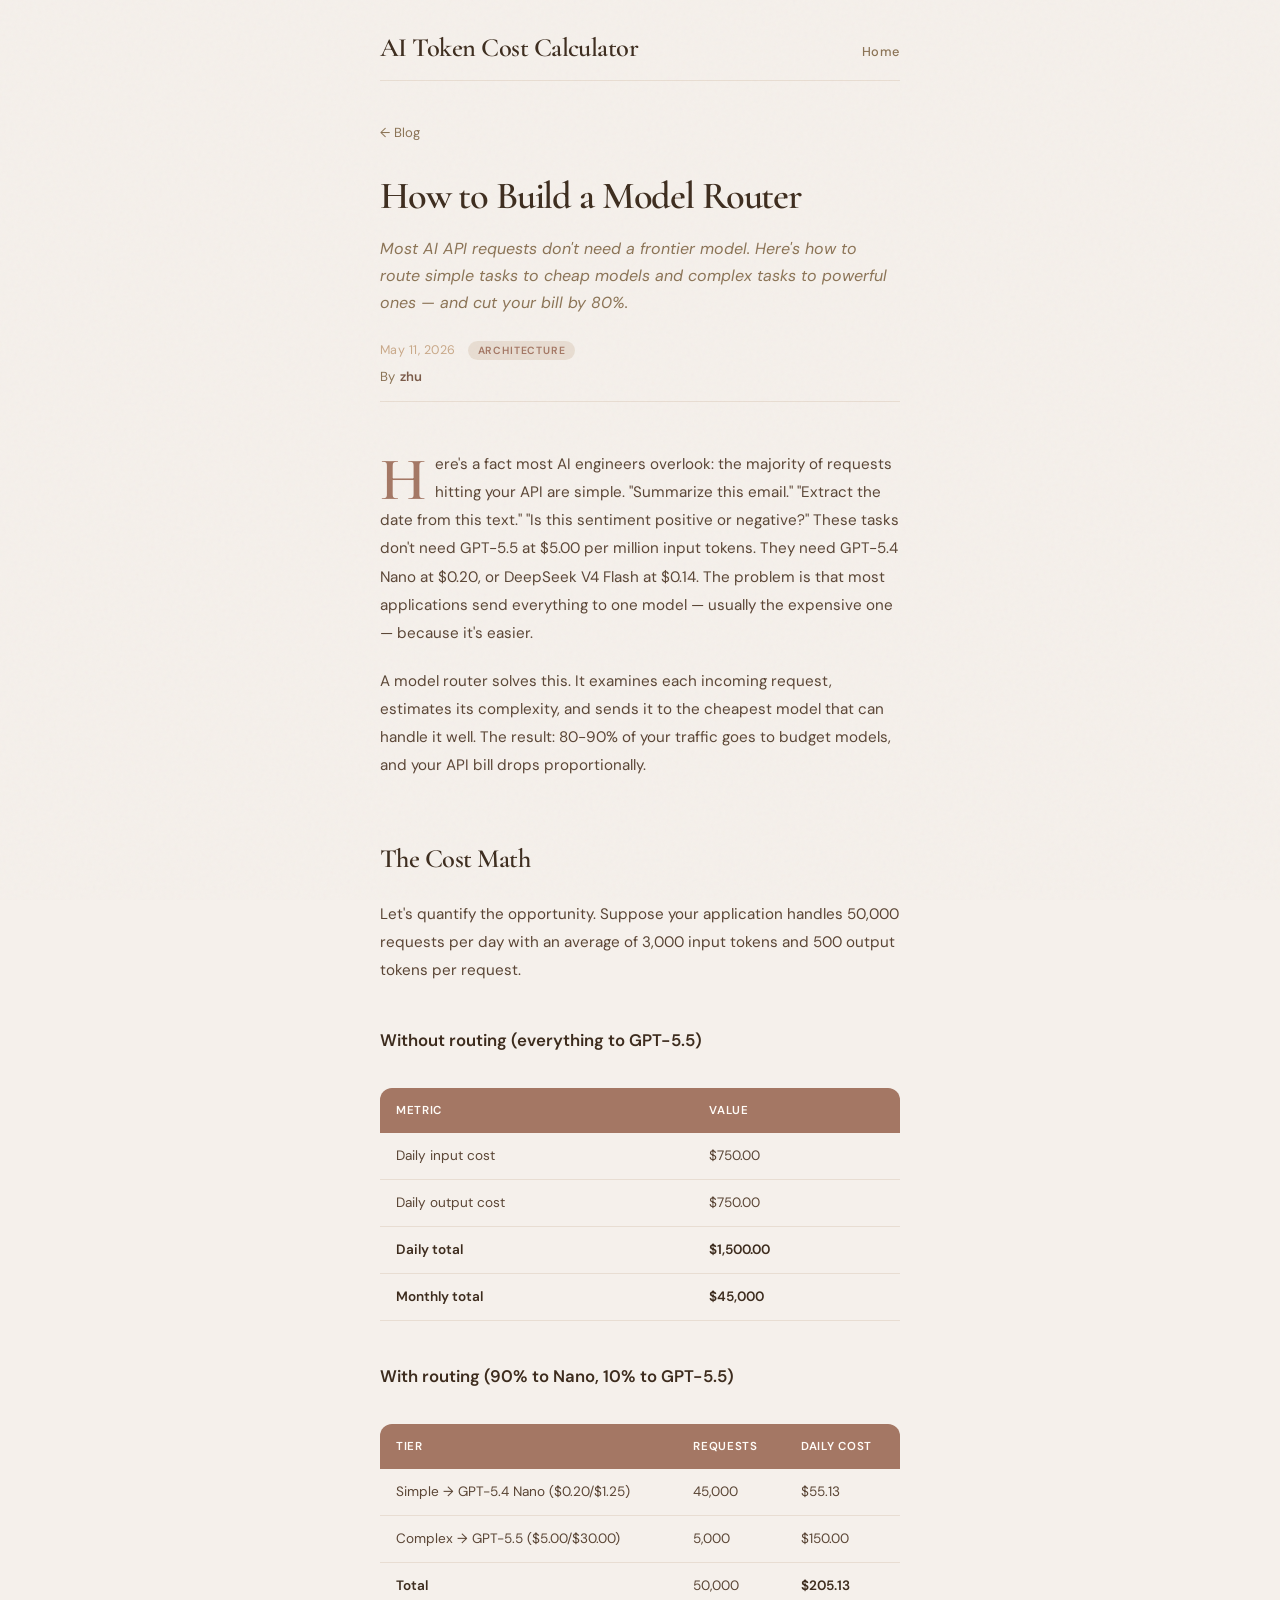
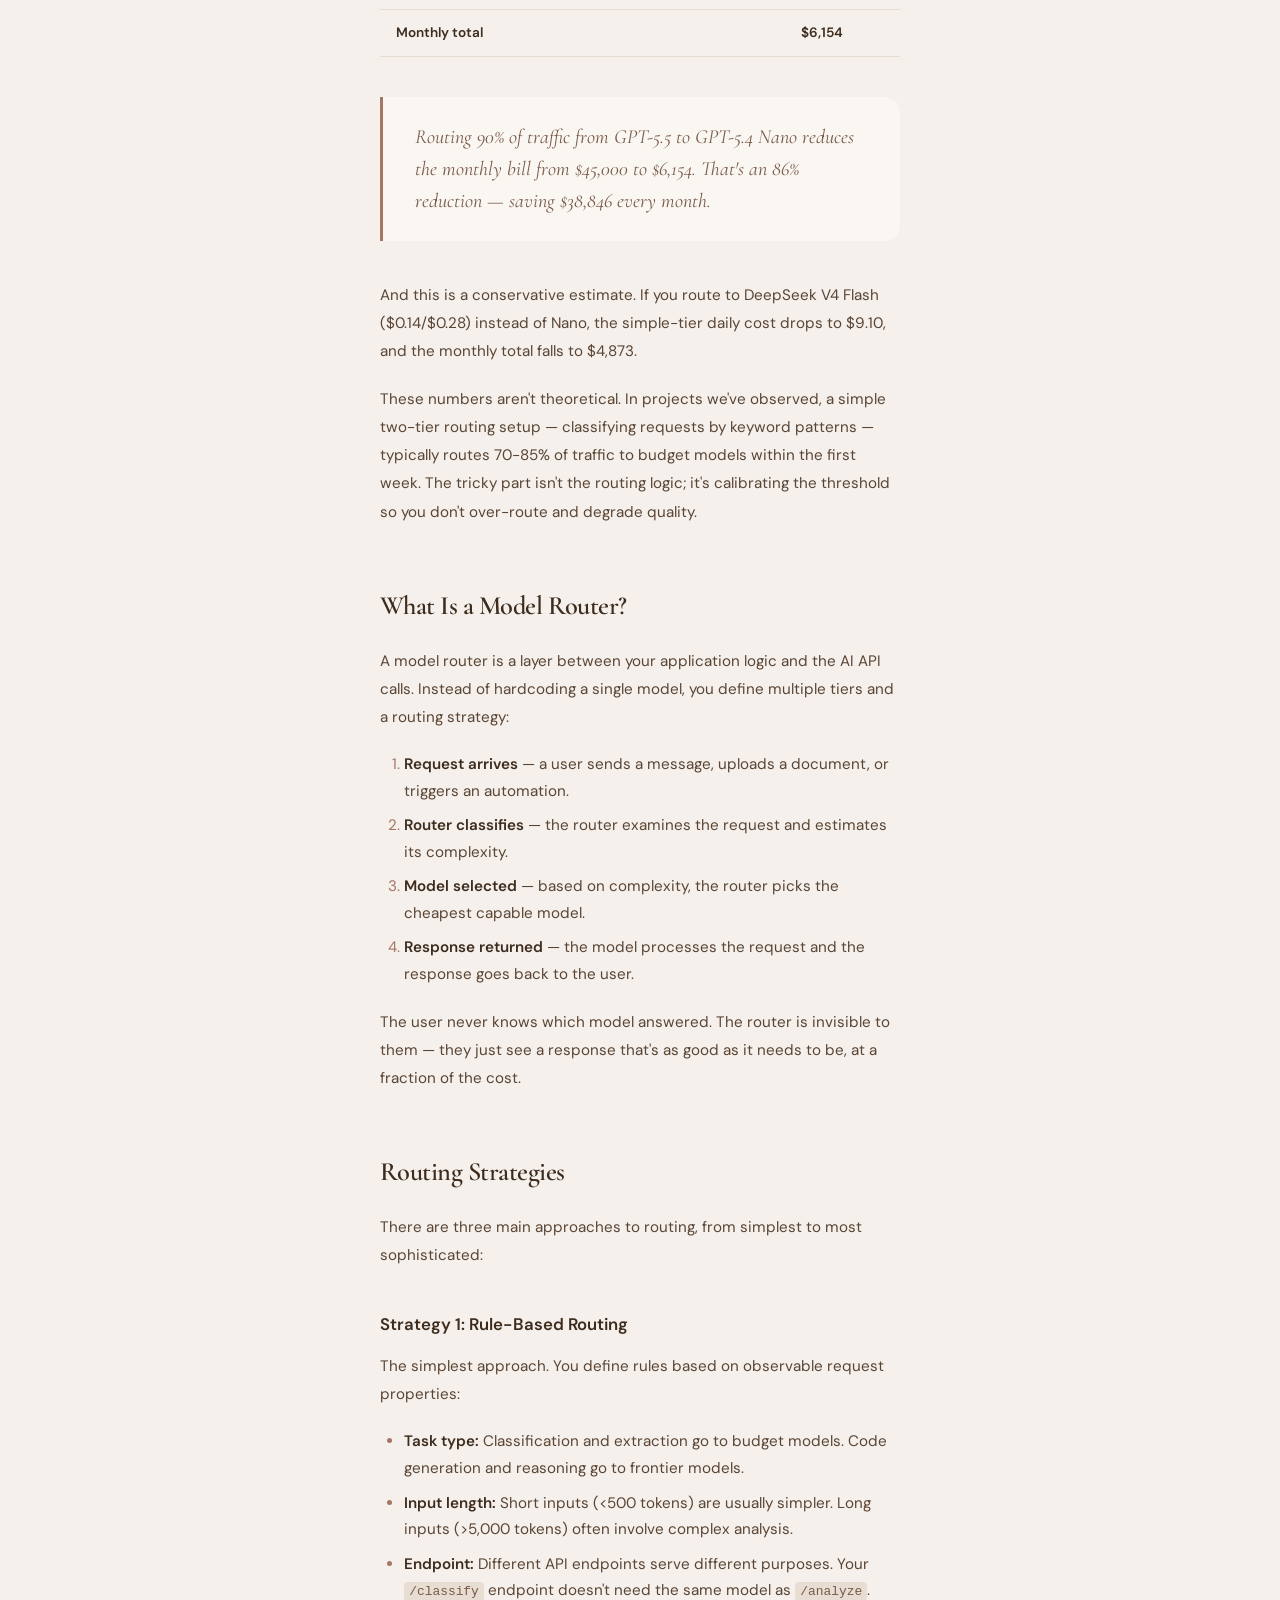
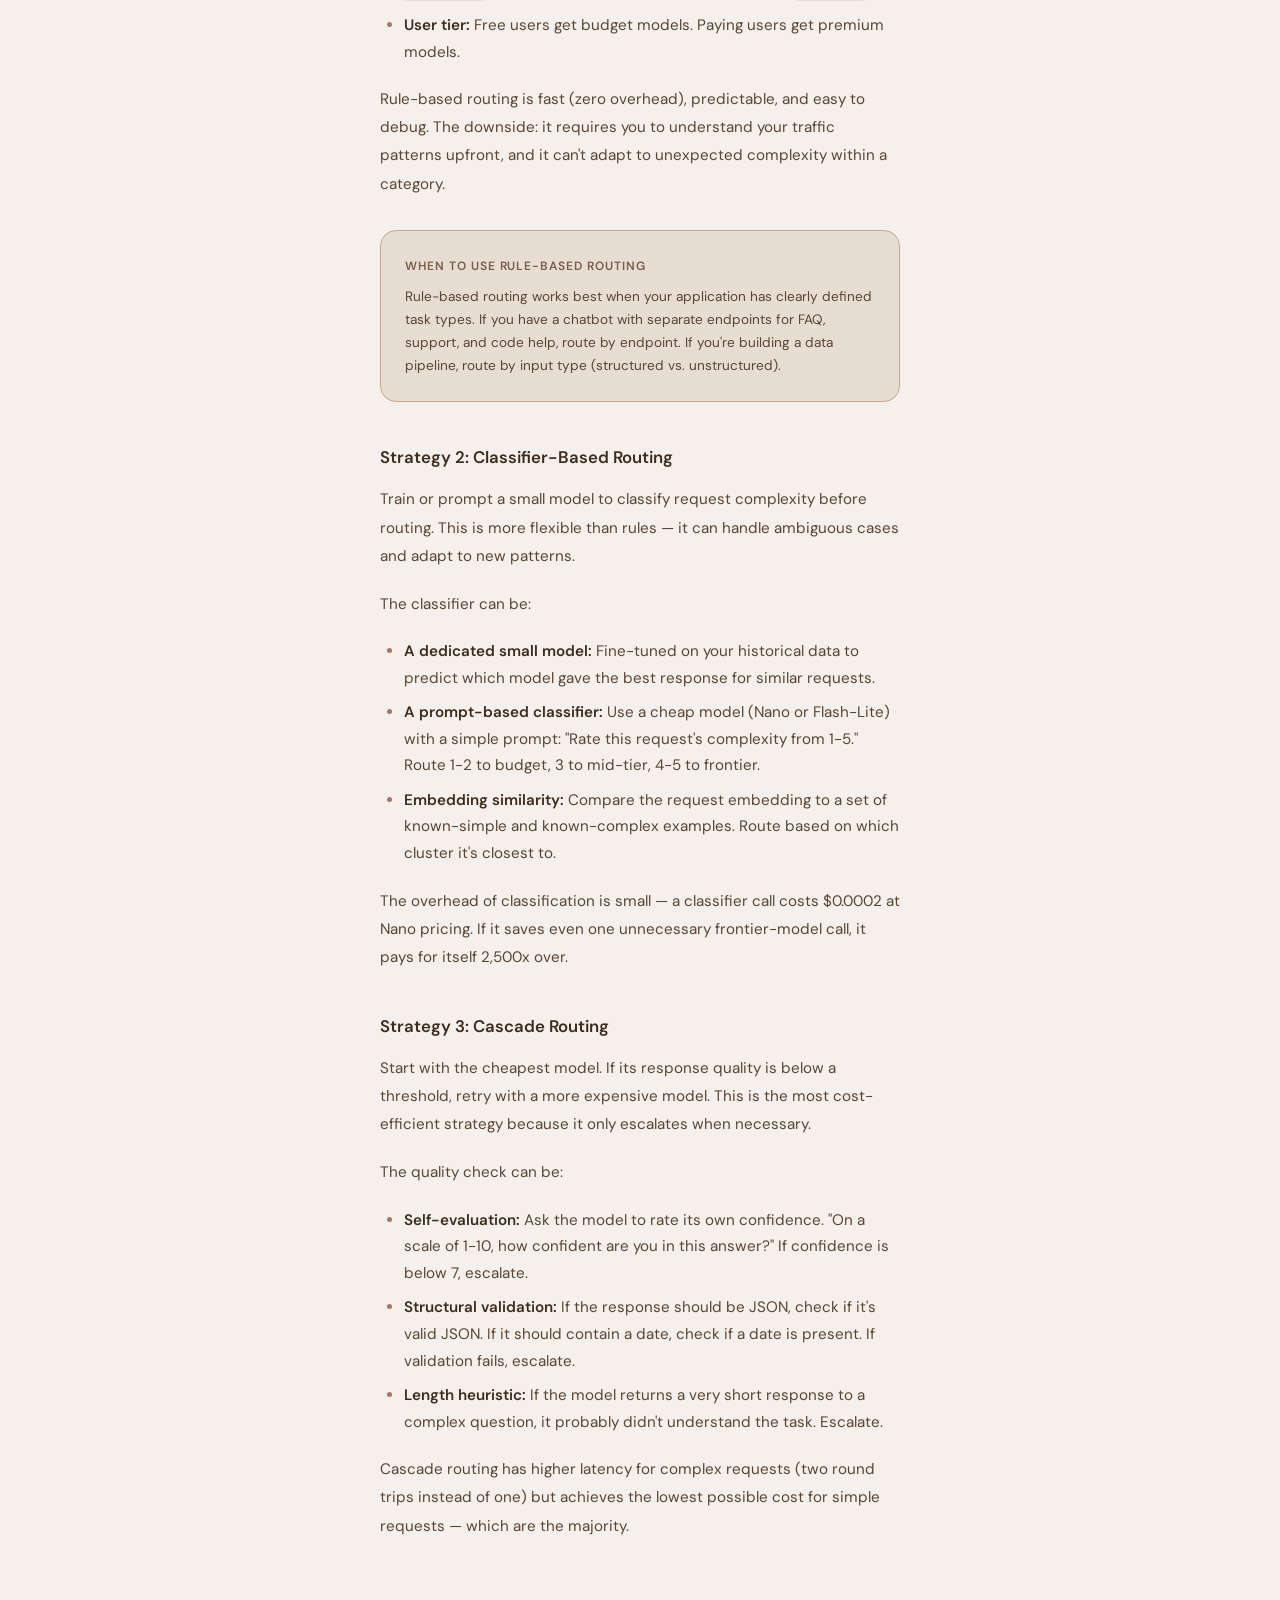
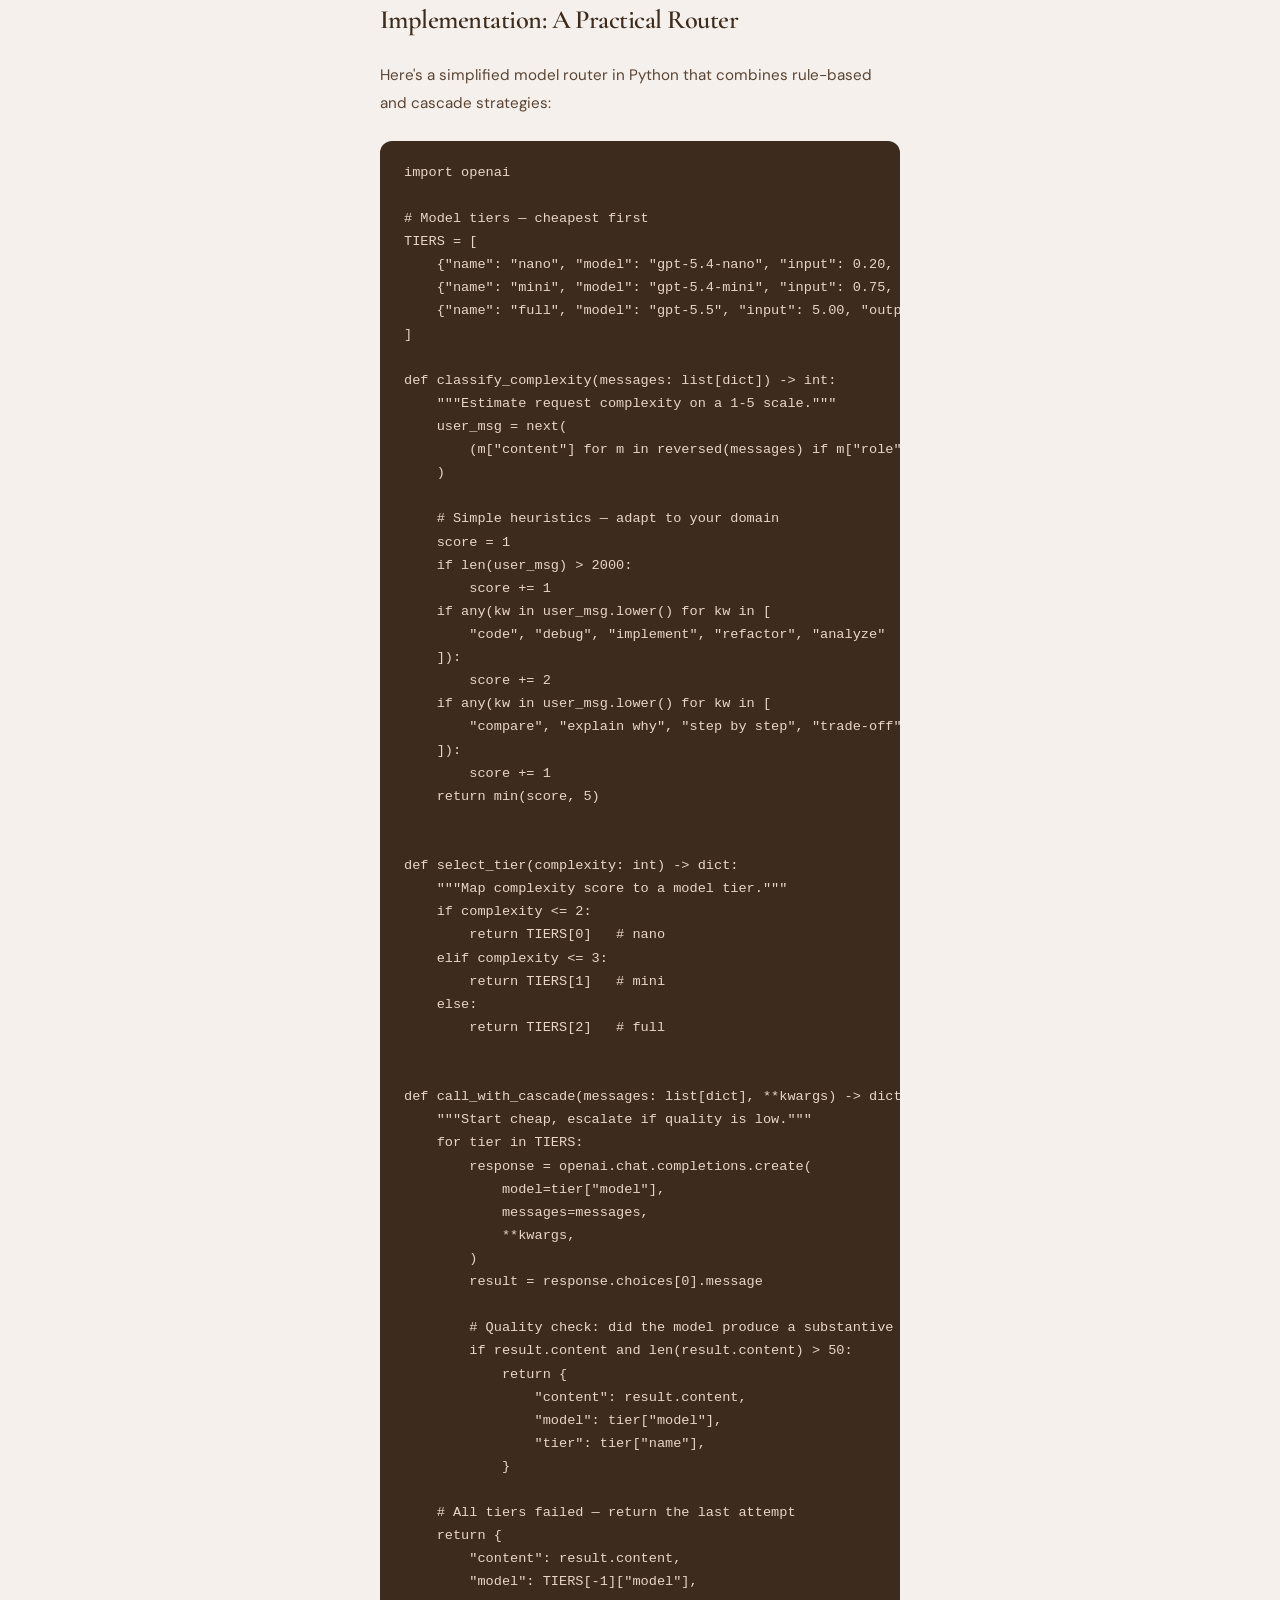
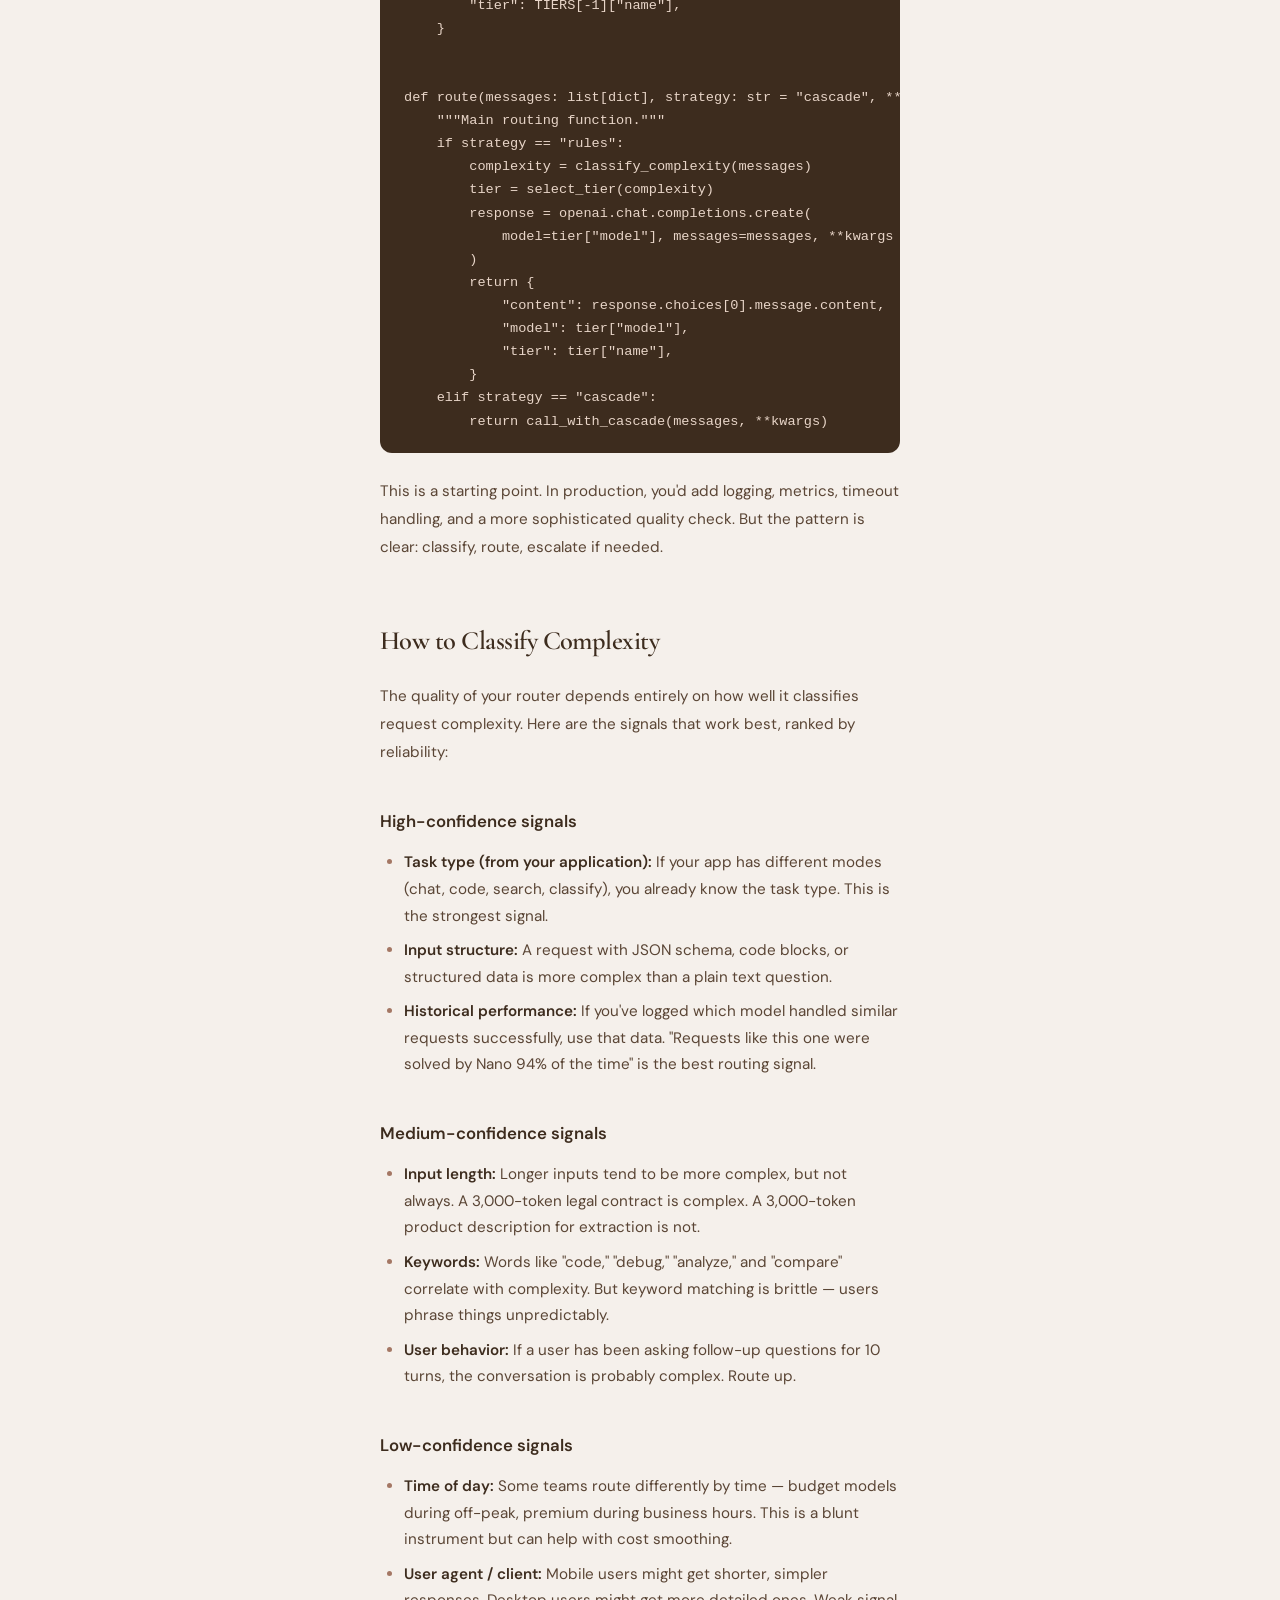
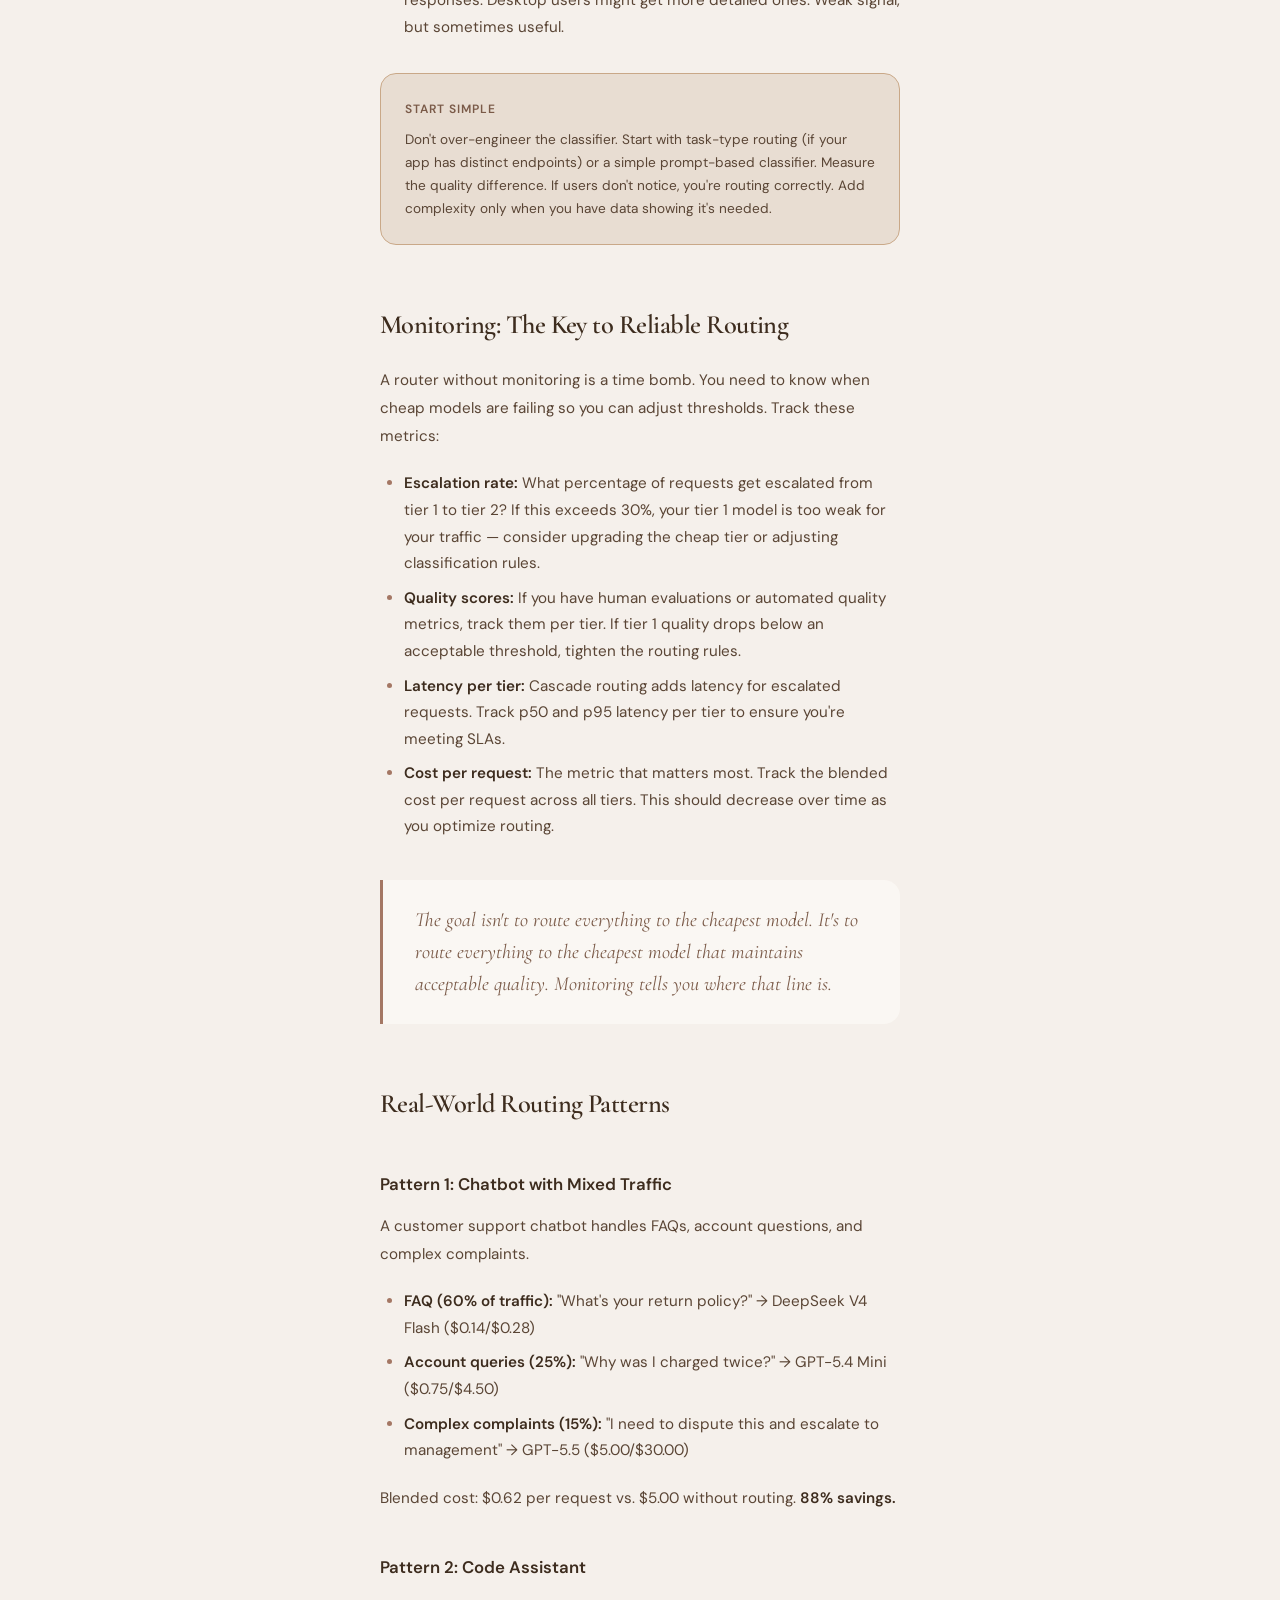
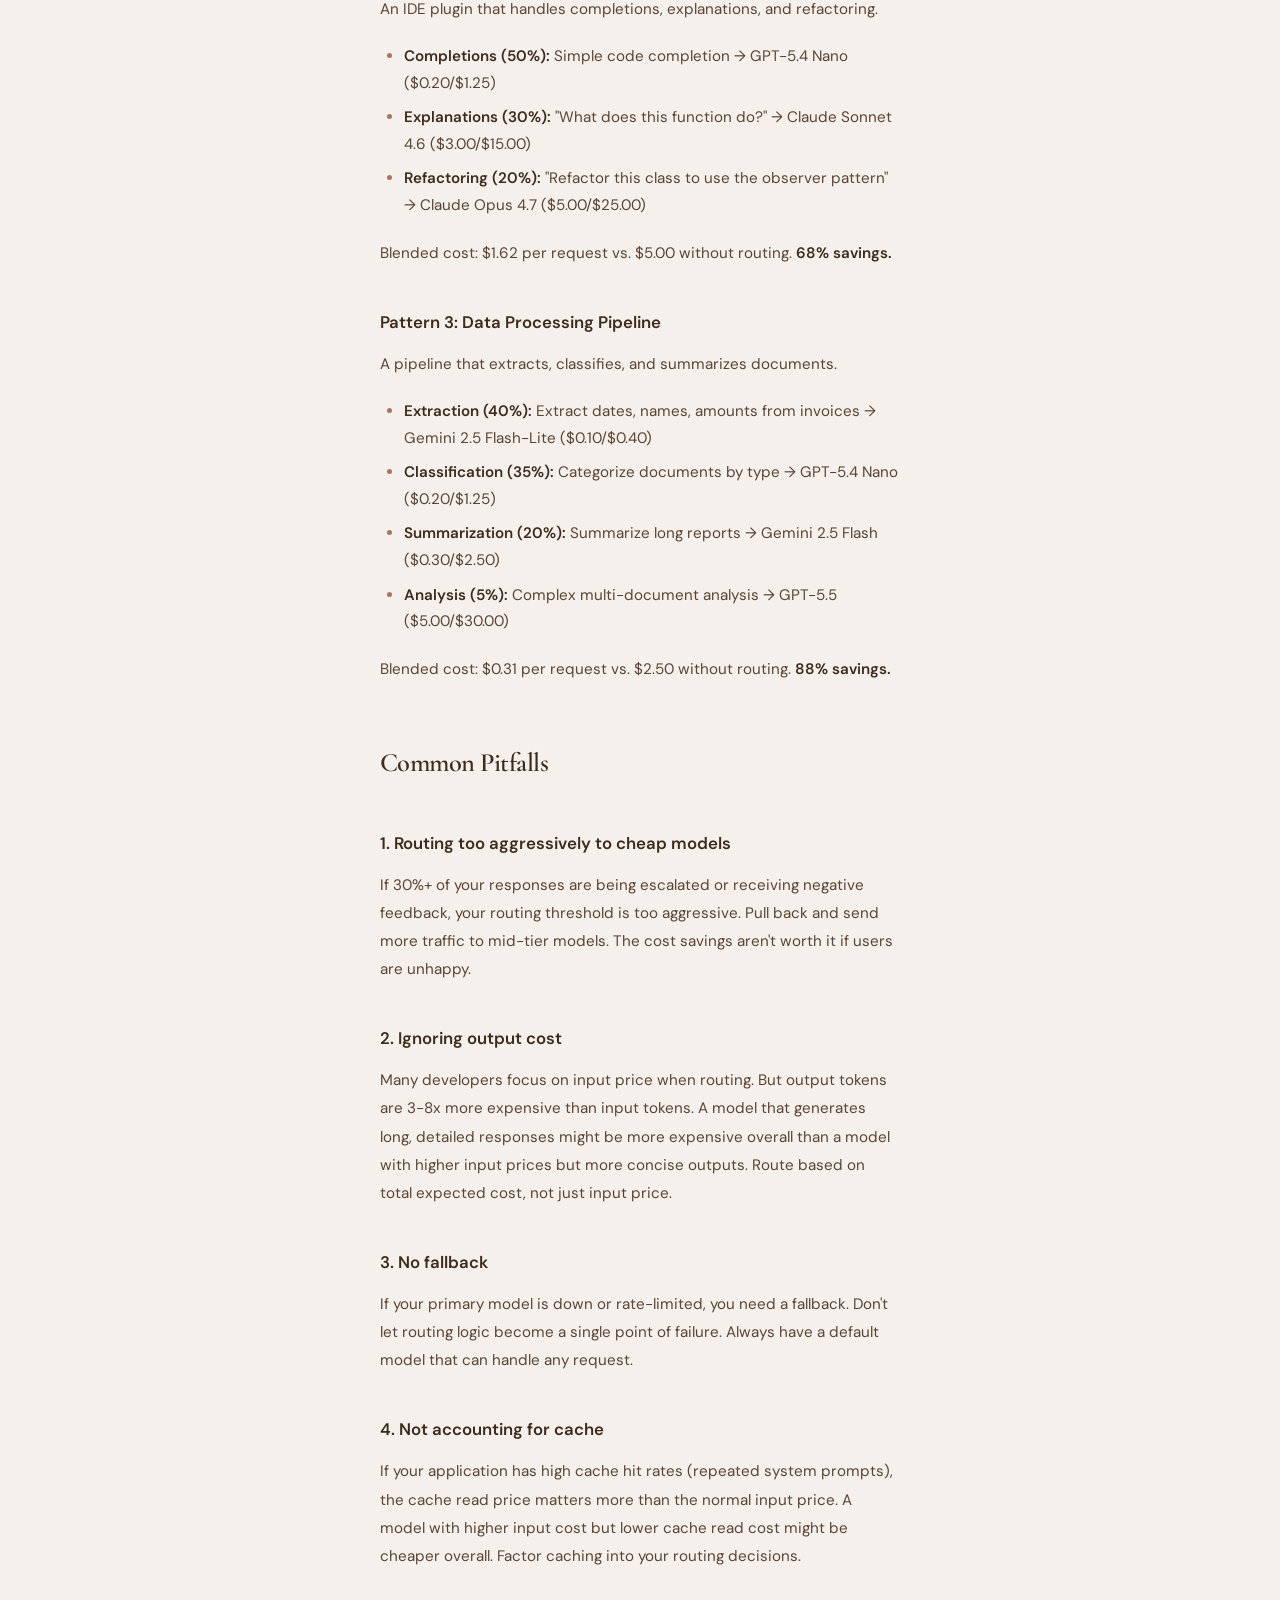
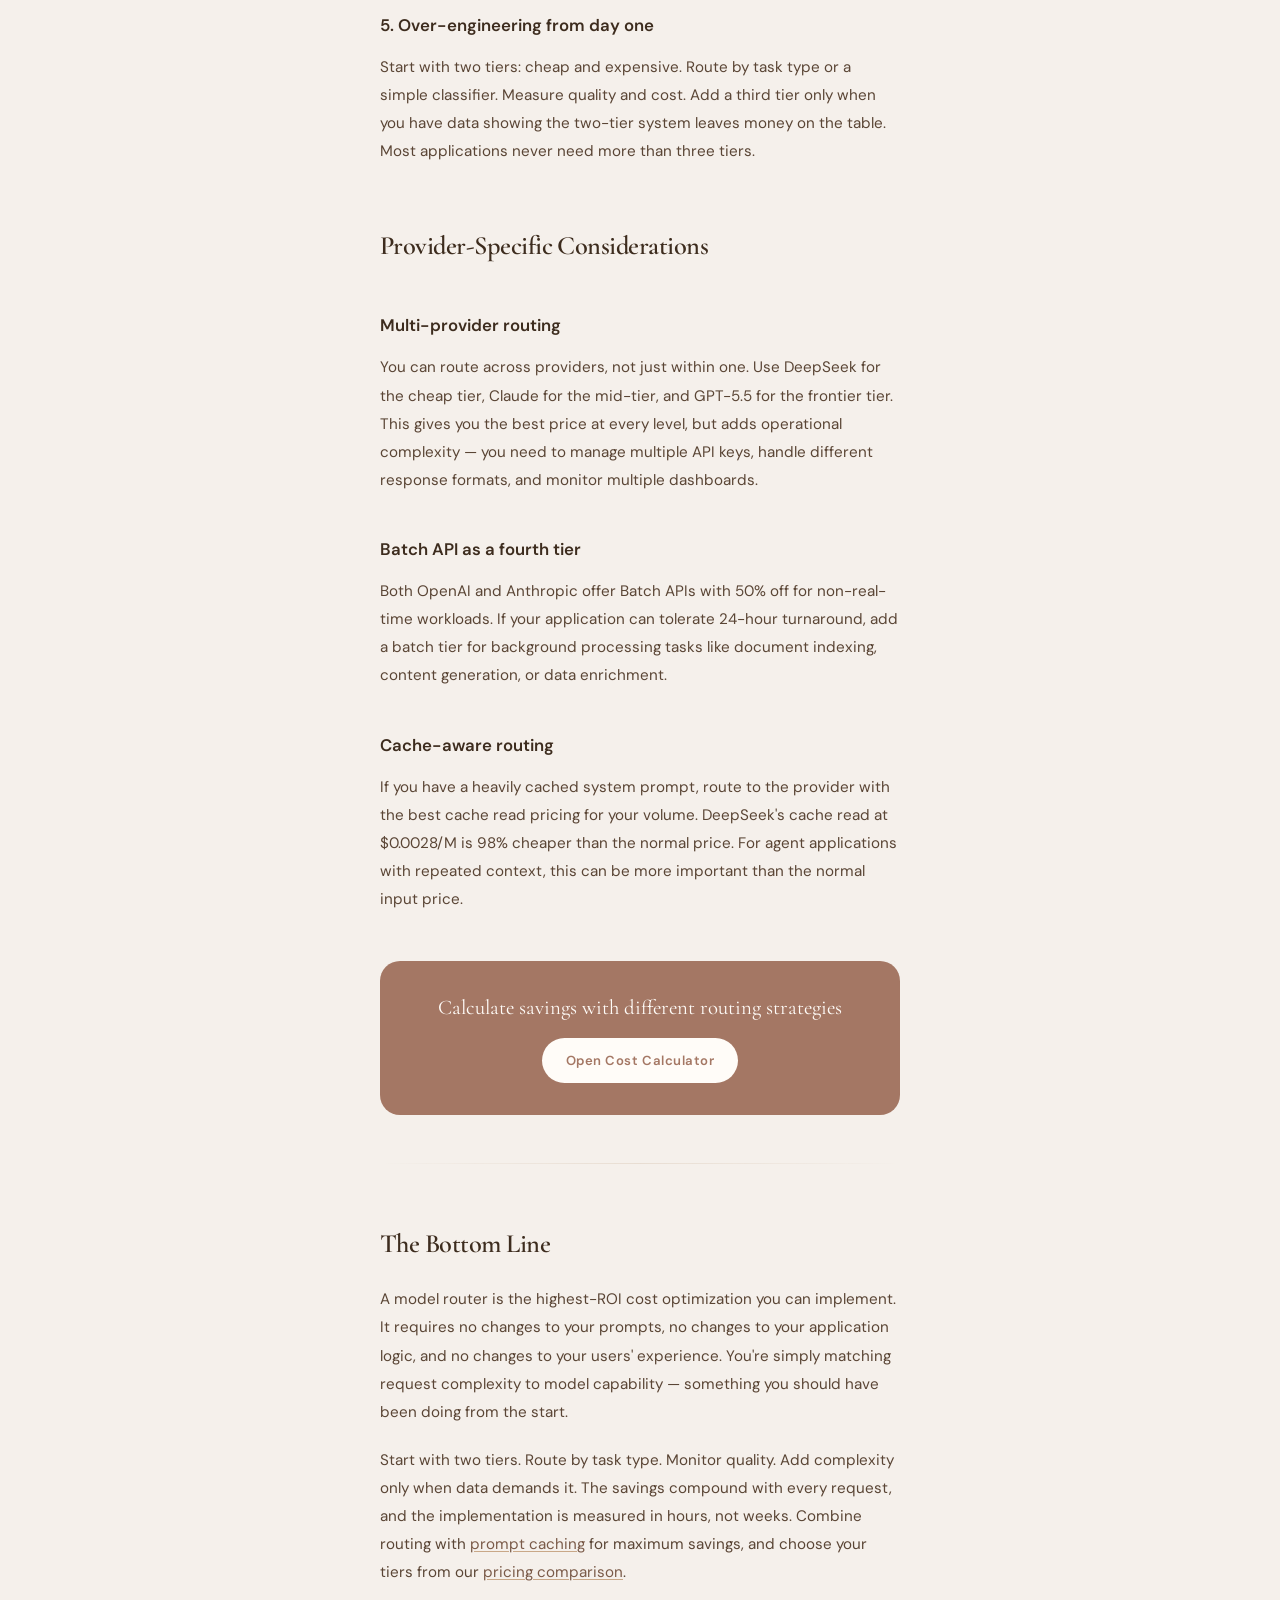
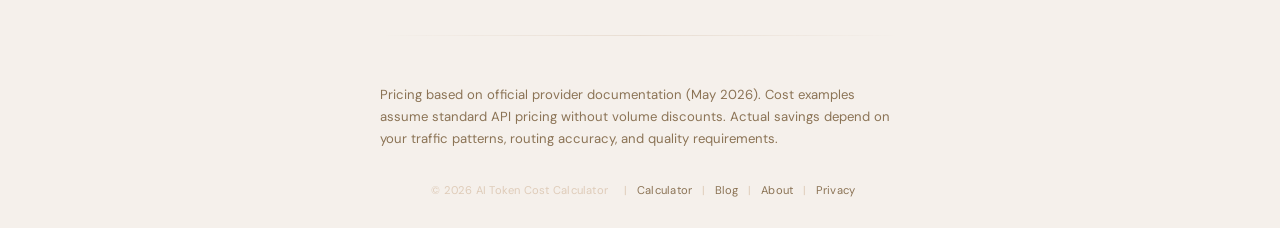
<file: blog/model-router-cheap-models.html>
<!DOCTYPE html>
<html lang="en">
<head>
  <meta charset="UTF-8">
  <meta name="viewport" content="width=device-width, initial-scale=1.0">
  <title>How to Build a Model Router: Use Cheap Models for 90% of Requests</title>
  <meta name="description" content="Most AI API requests don't need a frontier model. Learn how to build a model router that sends simple tasks to cheap models and complex tasks to powerful ones — cutting your API bill by 80%.">
  <meta name="keywords" content="model router, AI cost optimization, cheap AI models, LLM routing, API cost reduction, model selection, smart routing, AI architecture">
  <meta name="robots" content="index, follow">
  <link rel="canonical" href="https://tokencostcalc.com/blog/model-router-cheap-models.html">

  <meta property="og:title" content="How to Build a Model Router: Use Cheap Models for 90% of Requests">
  <meta property="og:description" content="Route simple tasks to $0.10/M models and complex tasks to $5.00/M models. Cut your API bill by 80% with smart routing.">
  <meta property="og:type" content="article">
  <meta property="og:url" content="https://tokencostcalc.com/blog/model-router-cheap-models.html">

  <script type="application/ld+json">
  {
    "@context": "https://schema.org",
    "@type": "BreadcrumbList",
    "itemListElement": [
      { "@type": "ListItem", "position": 1, "name": "Home", "item": "https://tokencostcalc.com" },
      { "@type": "ListItem", "position": 2, "name": "Blog", "item": "https://tokencostcalc.com/blog.html" },
      { "@type": "ListItem", "position": 3, "name": "How to Build a Model Router" }
    ]
  }
  </script>
  <script type="application/ld+json">
  {
    "@context": "https://schema.org",
    "@type": "BlogPosting",
    "headline": "How to Build a Model Router: Use Cheap Models for 90% of Requests",
    "description": "Learn how to build a model router that sends simple tasks to cheap models and complex tasks to powerful ones.",
    "datePublished": "2026-05-11",
    "dateModified": "2026-05-11",
    "author": { "@type": "Person", "name": "zhu", "url": "https://tokencostcalc.com/about.html" },
    "publisher": { "@type": "Organization", "name": "AI Token Cost Calculator", "url": "https://tokencostcalc.com" },
    "mainEntityOfPage": "https://tokencostcalc.com/blog/model-router-cheap-models.html"
  }
  </script>

  <link rel="preconnect" href="https://fonts.googleapis.com">
  <link rel="preconnect" href="https://fonts.gstatic.com" crossorigin>
  <link rel="stylesheet" href="https://fonts.googleapis.com/css2?family=Cormorant+Garamond:ital,wght@0,400;0,600;1,400&family=DM+Sans:wght@300;400;500;600&display=swap">
  <link rel="stylesheet" href="../css/style.css">
  <link rel="stylesheet" href="../css/blog.css">
  <link rel="icon" type="image/png" href="../logo.png">
  <meta name="theme-color" content="#a47764">
</head>
<body>
  <div class="container">
    <header>
      <h1><a href="/" style="color: inherit; text-decoration: none;">AI Token Cost Calculator</a></h1>
      <div class="header-actions">
        <a href="/" class="header-link">Home</a>
      </div>
    </header>

    <article class="article">
      <a href="/blog.html" class="article-back">&larr; Blog</a>

      <header class="article-header">
        <h1 class="article-title">How to Build a Model Router</h1>
        <p class="article-subtitle">Most AI API requests don't need a frontier model. Here's how to route simple tasks to cheap models and complex tasks to powerful ones — and cut your bill by 80%.</p>
        <div class="article-meta">
          <span class="article-date">May 11, 2026</span>
          <span class="article-tag">Architecture</span>
        </div>
        <div class="article-author">By <strong>zhu</strong></div>
      </header>

      <div class="article-body">

        <p>Here's a fact most AI engineers overlook: the majority of requests hitting your API are simple. "Summarize this email." "Extract the date from this text." "Is this sentiment positive or negative?" These tasks don't need GPT-5.5 at $5.00 per million input tokens. They need GPT-5.4 Nano at $0.20, or DeepSeek V4 Flash at $0.14. The problem is that most applications send everything to one model — usually the expensive one — because it's easier.</p>

        <p>A model router solves this. It examines each incoming request, estimates its complexity, and sends it to the cheapest model that can handle it well. The result: 80-90% of your traffic goes to budget models, and your API bill drops proportionally.</p>

        <h2>The Cost Math</h2>

        <p>Let's quantify the opportunity. Suppose your application handles 50,000 requests per day with an average of 3,000 input tokens and 500 output tokens per request.</p>

        <h3>Without routing (everything to GPT-5.5)</h3>
        <table>
          <thead>
            <tr>
              <th>Metric</th>
              <th>Value</th>
            </tr>
          </thead>
          <tbody>
            <tr>
              <td>Daily input cost</td>
              <td>$750.00</td>
            </tr>
            <tr>
              <td>Daily output cost</td>
              <td>$750.00</td>
            </tr>
            <tr>
              <td><strong>Daily total</strong></td>
              <td><strong>$1,500.00</strong></td>
            </tr>
            <tr>
              <td><strong>Monthly total</strong></td>
              <td><strong>$45,000</strong></td>
            </tr>
          </tbody>
        </table>

        <h3>With routing (90% to Nano, 10% to GPT-5.5)</h3>
        <table>
          <thead>
            <tr>
              <th>Tier</th>
              <th>Requests</th>
              <th>Daily Cost</th>
            </tr>
          </thead>
          <tbody>
            <tr>
              <td>Simple → GPT-5.4 Nano ($0.20/$1.25)</td>
              <td>45,000</td>
              <td>$55.13</td>
            </tr>
            <tr>
              <td>Complex → GPT-5.5 ($5.00/$30.00)</td>
              <td>5,000</td>
              <td>$150.00</td>
            </tr>
            <tr>
              <td><strong>Total</strong></td>
              <td>50,000</td>
              <td><strong>$205.13</strong></td>
            </tr>
            <tr>
              <td><strong>Monthly total</strong></td>
              <td></td>
              <td><strong>$6,154</strong></td>
            </tr>
          </tbody>
        </table>

        <blockquote>
          <p>Routing 90% of traffic from GPT-5.5 to GPT-5.4 Nano reduces the monthly bill from $45,000 to $6,154. That's an 86% reduction — saving $38,846 every month.</p>
        </blockquote>

        <p>And this is a conservative estimate. If you route to DeepSeek V4 Flash ($0.14/$0.28) instead of Nano, the simple-tier daily cost drops to $9.10, and the monthly total falls to $4,873.</p>

        <p>These numbers aren't theoretical. In projects we've observed, a simple two-tier routing setup — classifying requests by keyword patterns — typically routes 70-85% of traffic to budget models within the first week. The tricky part isn't the routing logic; it's calibrating the threshold so you don't over-route and degrade quality.</p>

        <h2>What Is a Model Router?</h2>

        <p>A model router is a layer between your application logic and the AI API calls. Instead of hardcoding a single model, you define multiple tiers and a routing strategy:</p>

        <ol>
          <li><strong>Request arrives</strong> — a user sends a message, uploads a document, or triggers an automation.</li>
          <li><strong>Router classifies</strong> — the router examines the request and estimates its complexity.</li>
          <li><strong>Model selected</strong> — based on complexity, the router picks the cheapest capable model.</li>
          <li><strong>Response returned</strong> — the model processes the request and the response goes back to the user.</li>
        </ol>

        <p>The user never knows which model answered. The router is invisible to them — they just see a response that's as good as it needs to be, at a fraction of the cost.</p>

        <h2>Routing Strategies</h2>

        <p>There are three main approaches to routing, from simplest to most sophisticated:</p>

        <h3>Strategy 1: Rule-Based Routing</h3>

        <p>The simplest approach. You define rules based on observable request properties:</p>

        <ul>
          <li><strong>Task type:</strong> Classification and extraction go to budget models. Code generation and reasoning go to frontier models.</li>
          <li><strong>Input length:</strong> Short inputs (&lt;500 tokens) are usually simpler. Long inputs (&gt;5,000 tokens) often involve complex analysis.</li>
          <li><strong>Endpoint:</strong> Different API endpoints serve different purposes. Your <code>/classify</code> endpoint doesn't need the same model as <code>/analyze</code>.</li>
          <li><strong>User tier:</strong> Free users get budget models. Paying users get premium models.</li>
        </ul>

        <p>Rule-based routing is fast (zero overhead), predictable, and easy to debug. The downside: it requires you to understand your traffic patterns upfront, and it can't adapt to unexpected complexity within a category.</p>

        <div class="info-box">
          <div class="info-box-title">When to Use Rule-Based Routing</div>
          <p>Rule-based routing works best when your application has clearly defined task types. If you have a chatbot with separate endpoints for FAQ, support, and code help, route by endpoint. If you're building a data pipeline, route by input type (structured vs. unstructured).</p>
        </div>

        <h3>Strategy 2: Classifier-Based Routing</h3>

        <p>Train or prompt a small model to classify request complexity before routing. This is more flexible than rules — it can handle ambiguous cases and adapt to new patterns.</p>

        <p>The classifier can be:</p>
        <ul>
          <li><strong>A dedicated small model:</strong> Fine-tuned on your historical data to predict which model gave the best response for similar requests.</li>
          <li><strong>A prompt-based classifier:</strong> Use a cheap model (Nano or Flash-Lite) with a simple prompt: "Rate this request's complexity from 1-5." Route 1-2 to budget, 3 to mid-tier, 4-5 to frontier.</li>
          <li><strong>Embedding similarity:</strong> Compare the request embedding to a set of known-simple and known-complex examples. Route based on which cluster it's closest to.</li>
        </ul>

        <p>The overhead of classification is small — a classifier call costs $0.0002 at Nano pricing. If it saves even one unnecessary frontier-model call, it pays for itself 2,500x over.</p>

        <h3>Strategy 3: Cascade Routing</h3>

        <p>Start with the cheapest model. If its response quality is below a threshold, retry with a more expensive model. This is the most cost-efficient strategy because it only escalates when necessary.</p>

        <p>The quality check can be:</p>
        <ul>
          <li><strong>Self-evaluation:</strong> Ask the model to rate its own confidence. "On a scale of 1-10, how confident are you in this answer?" If confidence is below 7, escalate.</li>
          <li><strong>Structural validation:</strong> If the response should be JSON, check if it's valid JSON. If it should contain a date, check if a date is present. If validation fails, escalate.</li>
          <li><strong>Length heuristic:</strong> If the model returns a very short response to a complex question, it probably didn't understand the task. Escalate.</li>
        </ul>

        <p>Cascade routing has higher latency for complex requests (two round trips instead of one) but achieves the lowest possible cost for simple requests — which are the majority.</p>

        <h2>Implementation: A Practical Router</h2>

        <p>Here's a simplified model router in Python that combines rule-based and cascade strategies:</p>

        <pre><code>import openai

# Model tiers — cheapest first
TIERS = [
    {"name": "nano", "model": "gpt-5.4-nano", "input": 0.20, "output": 1.25},
    {"name": "mini", "model": "gpt-5.4-mini", "input": 0.75, "output": 4.50},
    {"name": "full", "model": "gpt-5.5", "input": 5.00, "output": 30.00},
]

def classify_complexity(messages: list[dict]) -> int:
    """Estimate request complexity on a 1-5 scale."""
    user_msg = next(
        (m["content"] for m in reversed(messages) if m["role"] == "user"), ""
    )

    # Simple heuristics — adapt to your domain
    score = 1
    if len(user_msg) > 2000:
        score += 1
    if any(kw in user_msg.lower() for kw in [
        "code", "debug", "implement", "refactor", "analyze"
    ]):
        score += 2
    if any(kw in user_msg.lower() for kw in [
        "compare", "explain why", "step by step", "trade-off"
    ]):
        score += 1
    return min(score, 5)


def select_tier(complexity: int) -> dict:
    """Map complexity score to a model tier."""
    if complexity <= 2:
        return TIERS[0]   # nano
    elif complexity <= 3:
        return TIERS[1]   # mini
    else:
        return TIERS[2]   # full


def call_with_cascade(messages: list[dict], **kwargs) -> dict:
    """Start cheap, escalate if quality is low."""
    for tier in TIERS:
        response = openai.chat.completions.create(
            model=tier["model"],
            messages=messages,
            **kwargs,
        )
        result = response.choices[0].message

        # Quality check: did the model produce a substantive response?
        if result.content and len(result.content) > 50:
            return {
                "content": result.content,
                "model": tier["model"],
                "tier": tier["name"],
            }

    # All tiers failed — return the last attempt
    return {
        "content": result.content,
        "model": TIERS[-1]["model"],
        "tier": TIERS[-1]["name"],
    }


def route(messages: list[dict], strategy: str = "cascade", **kwargs) -> dict:
    """Main routing function."""
    if strategy == "rules":
        complexity = classify_complexity(messages)
        tier = select_tier(complexity)
        response = openai.chat.completions.create(
            model=tier["model"], messages=messages, **kwargs
        )
        return {
            "content": response.choices[0].message.content,
            "model": tier["model"],
            "tier": tier["name"],
        }
    elif strategy == "cascade":
        return call_with_cascade(messages, **kwargs)</code></pre>

        <p>This is a starting point. In production, you'd add logging, metrics, timeout handling, and a more sophisticated quality check. But the pattern is clear: classify, route, escalate if needed.</p>

        <h2>How to Classify Complexity</h2>

        <p>The quality of your router depends entirely on how well it classifies request complexity. Here are the signals that work best, ranked by reliability:</p>

        <h3>High-confidence signals</h3>
        <ul>
          <li><strong>Task type (from your application):</strong> If your app has different modes (chat, code, search, classify), you already know the task type. This is the strongest signal.</li>
          <li><strong>Input structure:</strong> A request with JSON schema, code blocks, or structured data is more complex than a plain text question.</li>
          <li><strong>Historical performance:</strong> If you've logged which model handled similar requests successfully, use that data. "Requests like this one were solved by Nano 94% of the time" is the best routing signal.</li>
        </ul>

        <h3>Medium-confidence signals</h3>
        <ul>
          <li><strong>Input length:</strong> Longer inputs tend to be more complex, but not always. A 3,000-token legal contract is complex. A 3,000-token product description for extraction is not.</li>
          <li><strong>Keywords:</strong> Words like "code," "debug," "analyze," and "compare" correlate with complexity. But keyword matching is brittle — users phrase things unpredictably.</li>
          <li><strong>User behavior:</strong> If a user has been asking follow-up questions for 10 turns, the conversation is probably complex. Route up.</li>
        </ul>

        <h3>Low-confidence signals</h3>
        <ul>
          <li><strong>Time of day:</strong> Some teams route differently by time — budget models during off-peak, premium during business hours. This is a blunt instrument but can help with cost smoothing.</li>
          <li><strong>User agent / client:</strong> Mobile users might get shorter, simpler responses. Desktop users might get more detailed ones. Weak signal, but sometimes useful.</li>
        </ul>

        <div class="info-box">
          <div class="info-box-title">Start Simple</div>
          <p>Don't over-engineer the classifier. Start with task-type routing (if your app has distinct endpoints) or a simple prompt-based classifier. Measure the quality difference. If users don't notice, you're routing correctly. Add complexity only when you have data showing it's needed.</p>
        </div>

        <h2>Monitoring: The Key to Reliable Routing</h2>

        <p>A router without monitoring is a time bomb. You need to know when cheap models are failing so you can adjust thresholds. Track these metrics:</p>

        <ul>
          <li><strong>Escalation rate:</strong> What percentage of requests get escalated from tier 1 to tier 2? If this exceeds 30%, your tier 1 model is too weak for your traffic — consider upgrading the cheap tier or adjusting classification rules.</li>
          <li><strong>Quality scores:</strong> If you have human evaluations or automated quality metrics, track them per tier. If tier 1 quality drops below an acceptable threshold, tighten the routing rules.</li>
          <li><strong>Latency per tier:</strong> Cascade routing adds latency for escalated requests. Track p50 and p95 latency per tier to ensure you're meeting SLAs.</li>
          <li><strong>Cost per request:</strong> The metric that matters most. Track the blended cost per request across all tiers. This should decrease over time as you optimize routing.</li>
        </ul>

        <blockquote>
          <p>The goal isn't to route everything to the cheapest model. It's to route everything to the cheapest model that maintains acceptable quality. Monitoring tells you where that line is.</p>
        </blockquote>

        <h2>Real-World Routing Patterns</h2>

        <h3>Pattern 1: Chatbot with Mixed Traffic</h3>
        <p>A customer support chatbot handles FAQs, account questions, and complex complaints.</p>
        <ul>
          <li><strong>FAQ (60% of traffic):</strong> "What's your return policy?" → DeepSeek V4 Flash ($0.14/$0.28)</li>
          <li><strong>Account queries (25%):</strong> "Why was I charged twice?" → GPT-5.4 Mini ($0.75/$4.50)</li>
          <li><strong>Complex complaints (15%):</strong> "I need to dispute this and escalate to management" → GPT-5.5 ($5.00/$30.00)</li>
        </ul>
        <p>Blended cost: $0.62 per request vs. $5.00 without routing. <strong>88% savings.</strong></p>

        <h3>Pattern 2: Code Assistant</h3>
        <p>An IDE plugin that handles completions, explanations, and refactoring.</p>
        <ul>
          <li><strong>Completions (50%):</strong> Simple code completion → GPT-5.4 Nano ($0.20/$1.25)</li>
          <li><strong>Explanations (30%):</strong> "What does this function do?" → Claude Sonnet 4.6 ($3.00/$15.00)</li>
          <li><strong>Refactoring (20%):</strong> "Refactor this class to use the observer pattern" → Claude Opus 4.7 ($5.00/$25.00)</li>
        </ul>
        <p>Blended cost: $1.62 per request vs. $5.00 without routing. <strong>68% savings.</strong></p>

        <h3>Pattern 3: Data Processing Pipeline</h3>
        <p>A pipeline that extracts, classifies, and summarizes documents.</p>
        <ul>
          <li><strong>Extraction (40%):</strong> Extract dates, names, amounts from invoices → Gemini 2.5 Flash-Lite ($0.10/$0.40)</li>
          <li><strong>Classification (35%):</strong> Categorize documents by type → GPT-5.4 Nano ($0.20/$1.25)</li>
          <li><strong>Summarization (20%):</strong> Summarize long reports → Gemini 2.5 Flash ($0.30/$2.50)</li>
          <li><strong>Analysis (5%):</strong> Complex multi-document analysis → GPT-5.5 ($5.00/$30.00)</li>
        </ul>
        <p>Blended cost: $0.31 per request vs. $2.50 without routing. <strong>88% savings.</strong></p>

        <h2>Common Pitfalls</h2>

        <h3>1. Routing too aggressively to cheap models</h3>
        <p>If 30%+ of your responses are being escalated or receiving negative feedback, your routing threshold is too aggressive. Pull back and send more traffic to mid-tier models. The cost savings aren't worth it if users are unhappy.</p>

        <h3>2. Ignoring output cost</h3>
        <p>Many developers focus on input price when routing. But output tokens are 3-8x more expensive than input tokens. A model that generates long, detailed responses might be more expensive overall than a model with higher input prices but more concise outputs. Route based on total expected cost, not just input price.</p>

        <h3>3. No fallback</h3>
        <p>If your primary model is down or rate-limited, you need a fallback. Don't let routing logic become a single point of failure. Always have a default model that can handle any request.</p>

        <h3>4. Not accounting for cache</h3>
        <p>If your application has high cache hit rates (repeated system prompts), the cache read price matters more than the normal input price. A model with higher input cost but lower cache read cost might be cheaper overall. Factor caching into your routing decisions.</p>

        <h3>5. Over-engineering from day one</h3>
        <p>Start with two tiers: cheap and expensive. Route by task type or a simple classifier. Measure quality and cost. Add a third tier only when you have data showing the two-tier system leaves money on the table. Most applications never need more than three tiers.</p>

        <h2>Provider-Specific Considerations</h2>

        <h3>Multi-provider routing</h3>
        <p>You can route across providers, not just within one. Use DeepSeek for the cheap tier, Claude for the mid-tier, and GPT-5.5 for the frontier tier. This gives you the best price at every level, but adds operational complexity — you need to manage multiple API keys, handle different response formats, and monitor multiple dashboards.</p>

        <h3>Batch API as a fourth tier</h3>
        <p>Both OpenAI and Anthropic offer Batch APIs with 50% off for non-real-time workloads. If your application can tolerate 24-hour turnaround, add a batch tier for background processing tasks like document indexing, content generation, or data enrichment.</p>

        <h3>Cache-aware routing</h3>
        <p>If you have a heavily cached system prompt, route to the provider with the best cache read pricing for your volume. DeepSeek's cache read at $0.0028/M is 98% cheaper than the normal price. For agent applications with repeated context, this can be more important than the normal input price.</p>

        <div class="cta-box">
          <p>Calculate savings with different routing strategies</p>
          <a href="/">Open Cost Calculator</a>
        </div>

        <div class="article-divider"></div>

        <h2>The Bottom Line</h2>

        <p>A model router is the highest-ROI cost optimization you can implement. It requires no changes to your prompts, no changes to your application logic, and no changes to your users' experience. You're simply matching request complexity to model capability — something you should have been doing from the start.</p>

        <p>Start with two tiers. Route by task type. Monitor quality. Add complexity only when data demands it. The savings compound with every request, and the implementation is measured in hours, not weeks. Combine routing with <a href="/blog/prompt-caching-guide.html">prompt caching</a> for maximum savings, and choose your tiers from our <a href="/blog/openai-vs-anthropic-vs-google-pricing-2026.html">pricing comparison</a>.</p>

        <div class="article-divider"></div>

        <p style="font-size: 0.82rem; color: var(--brown-soft); line-height: 1.7;">Pricing based on official provider documentation (May 2026). Cost examples assume standard API pricing without volume discounts. Actual savings depend on your traffic patterns, routing accuracy, and quality requirements.</p>

      </div>
    </article>

    <footer>
      <span>© 2026 AI Token Cost Calculator</span>
      <span>|</span>
      <a href="/">Calculator</a>
      <span>|</span>
      <a href="/blog.html">Blog</a>
      <span>|</span>
      <a href="/about.html">About</a>
      <span>|</span>
      <a href="/privacy.html">Privacy</a>
    </footer>
  </div>

  <script>
    document.addEventListener("DOMContentLoaded", () => {
      document.body.classList.add("ready");
    });
  </script>
</body>
</html>
</file>
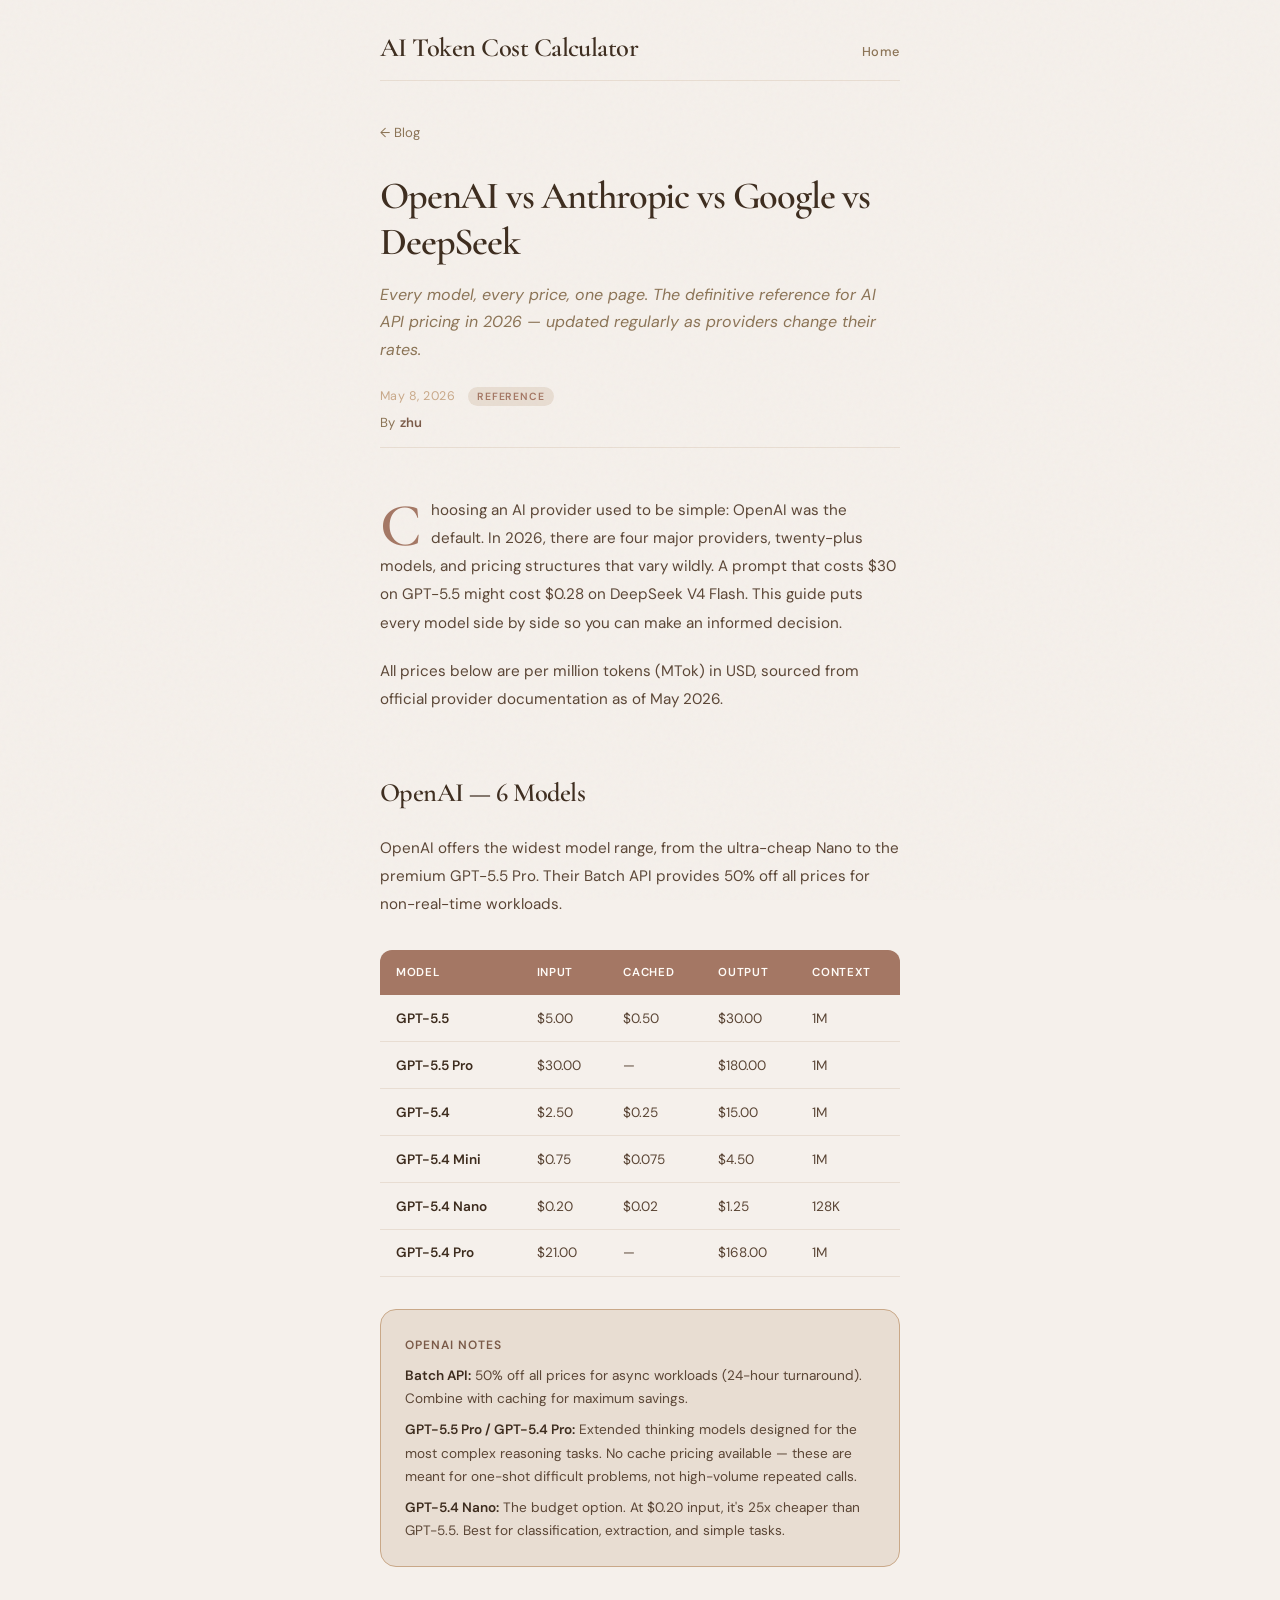
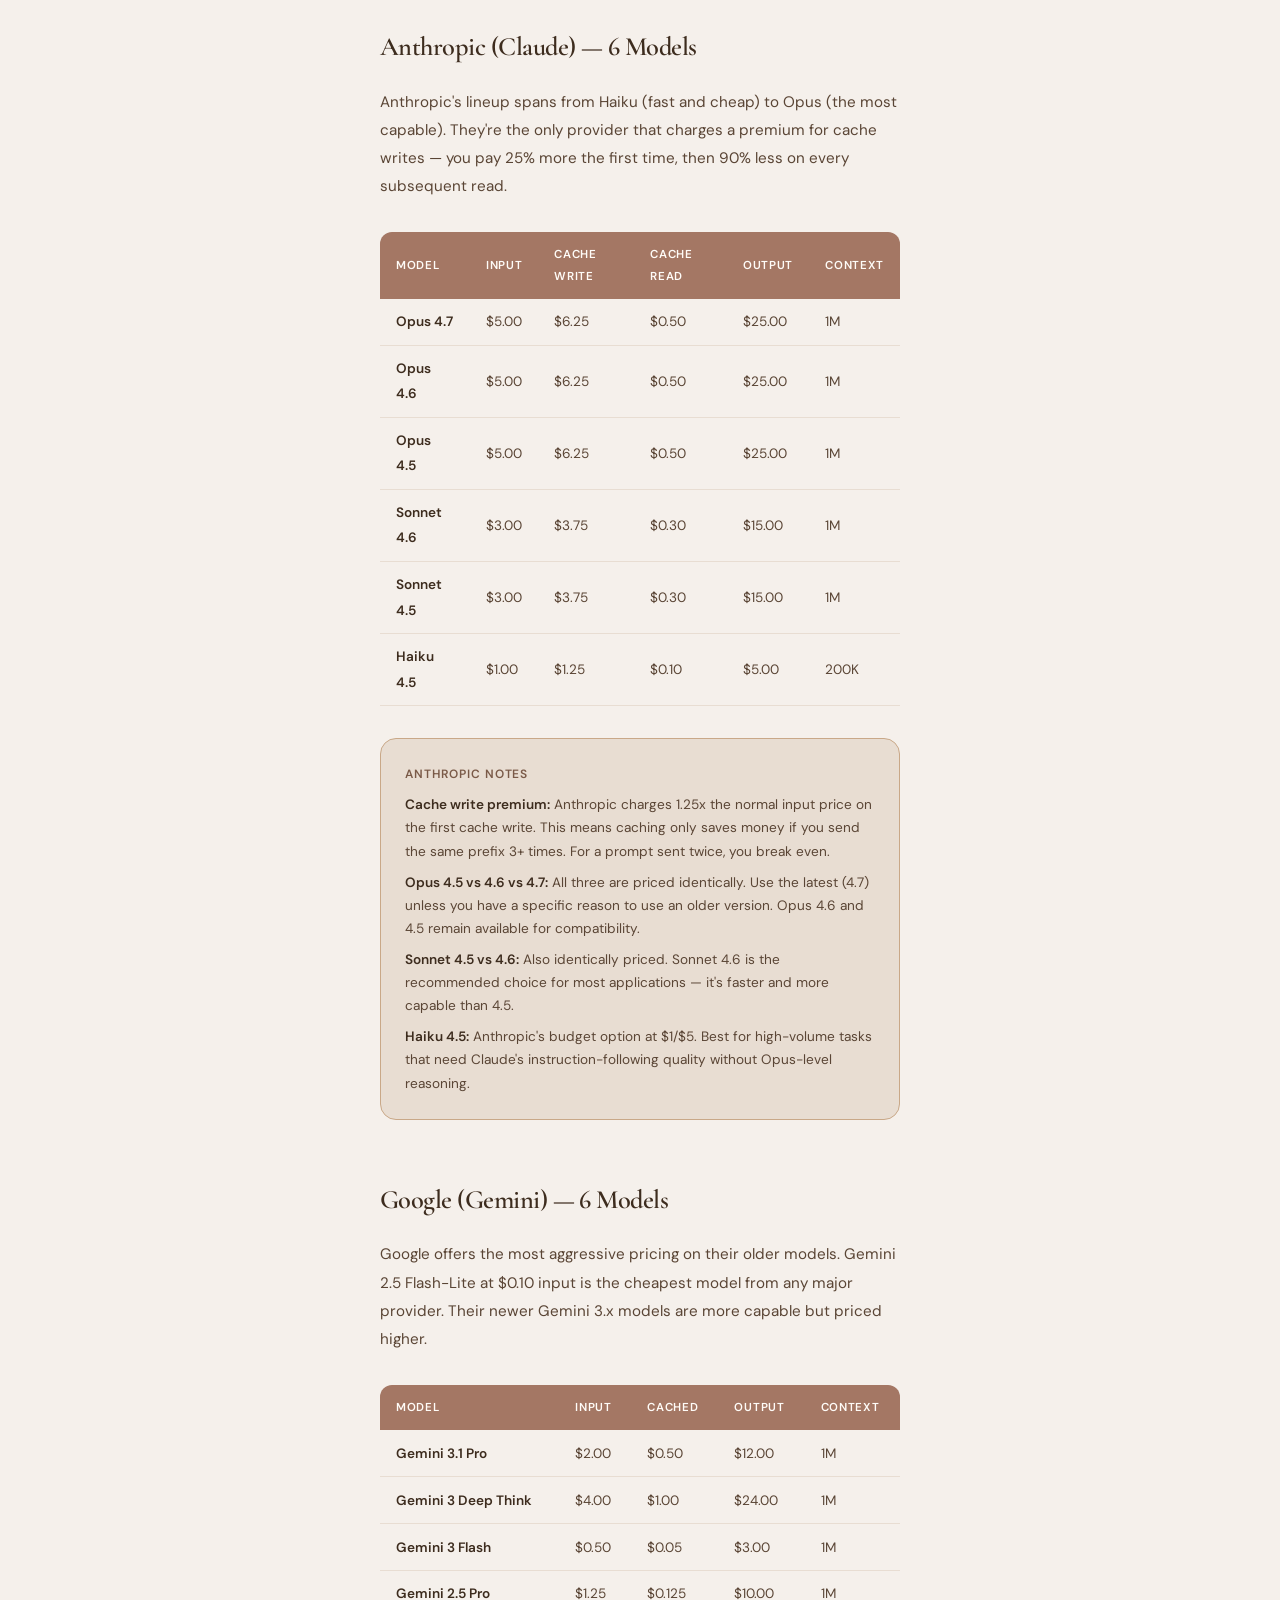
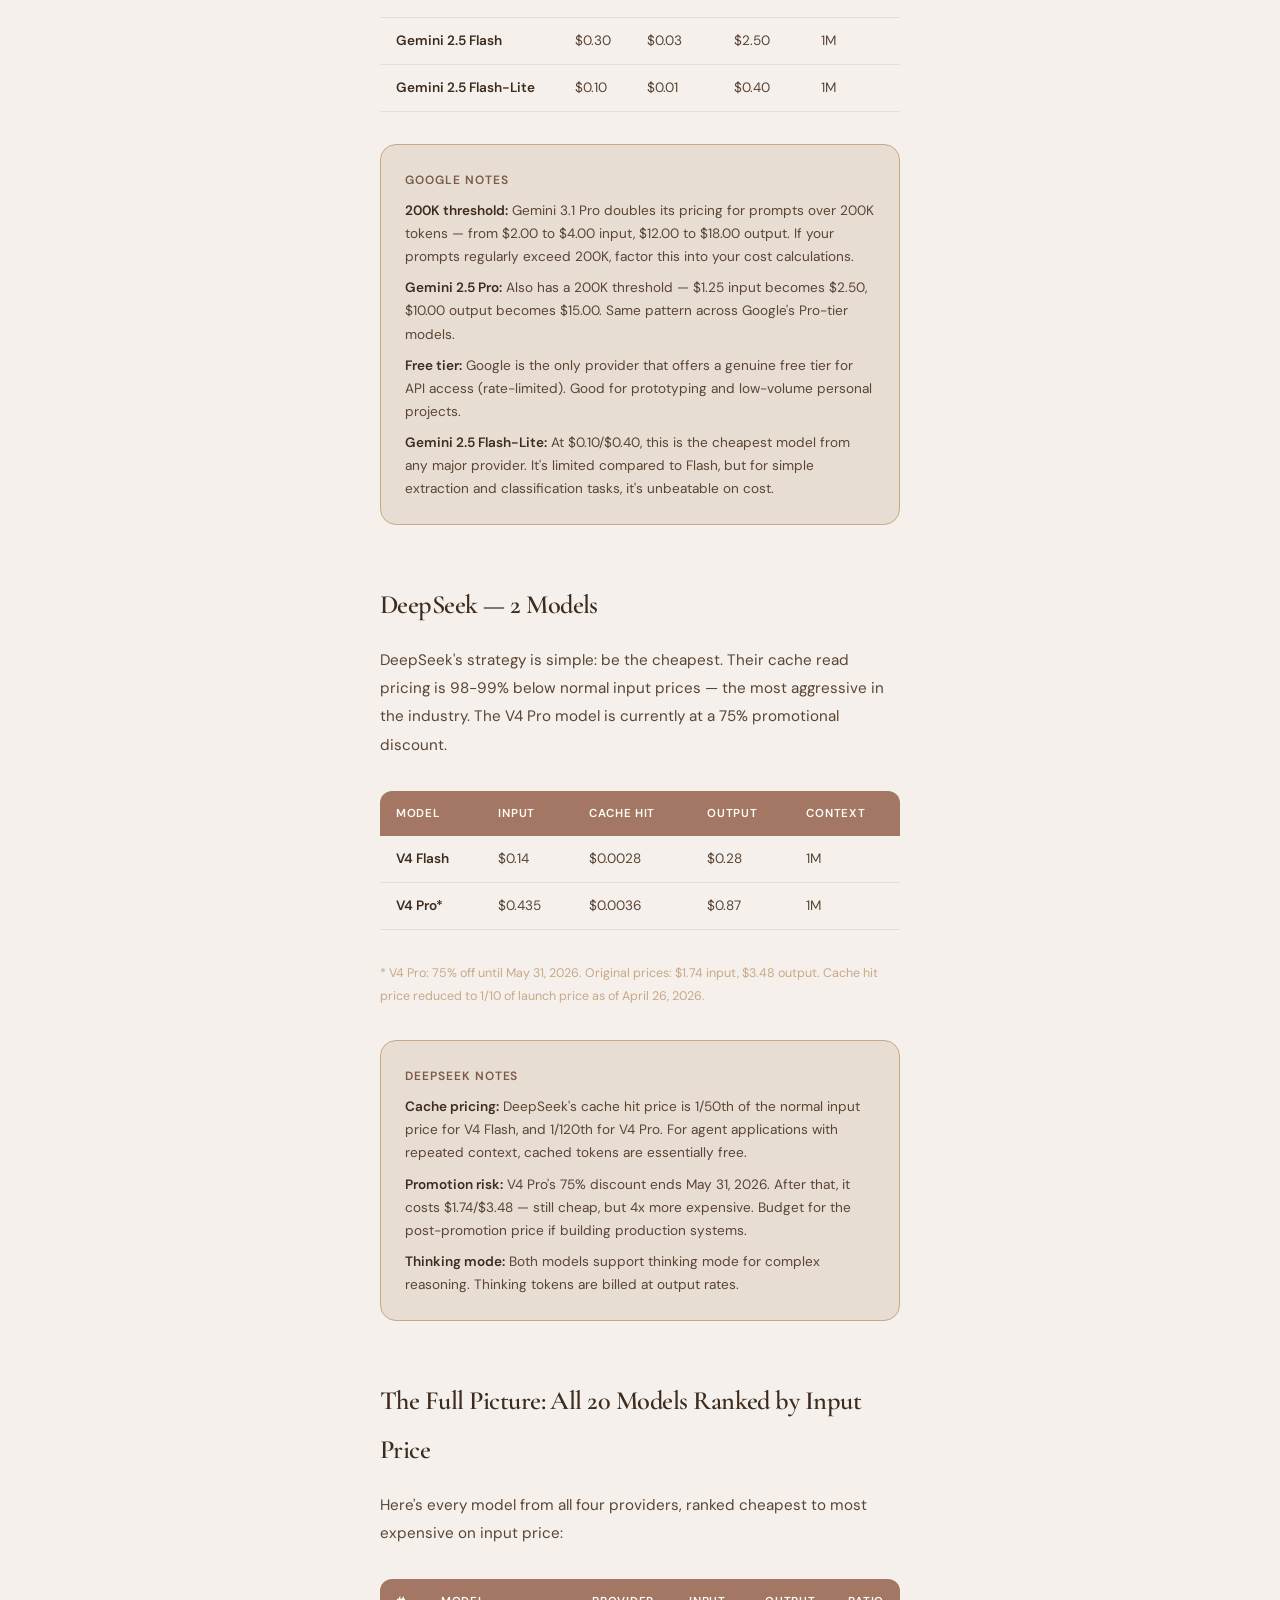
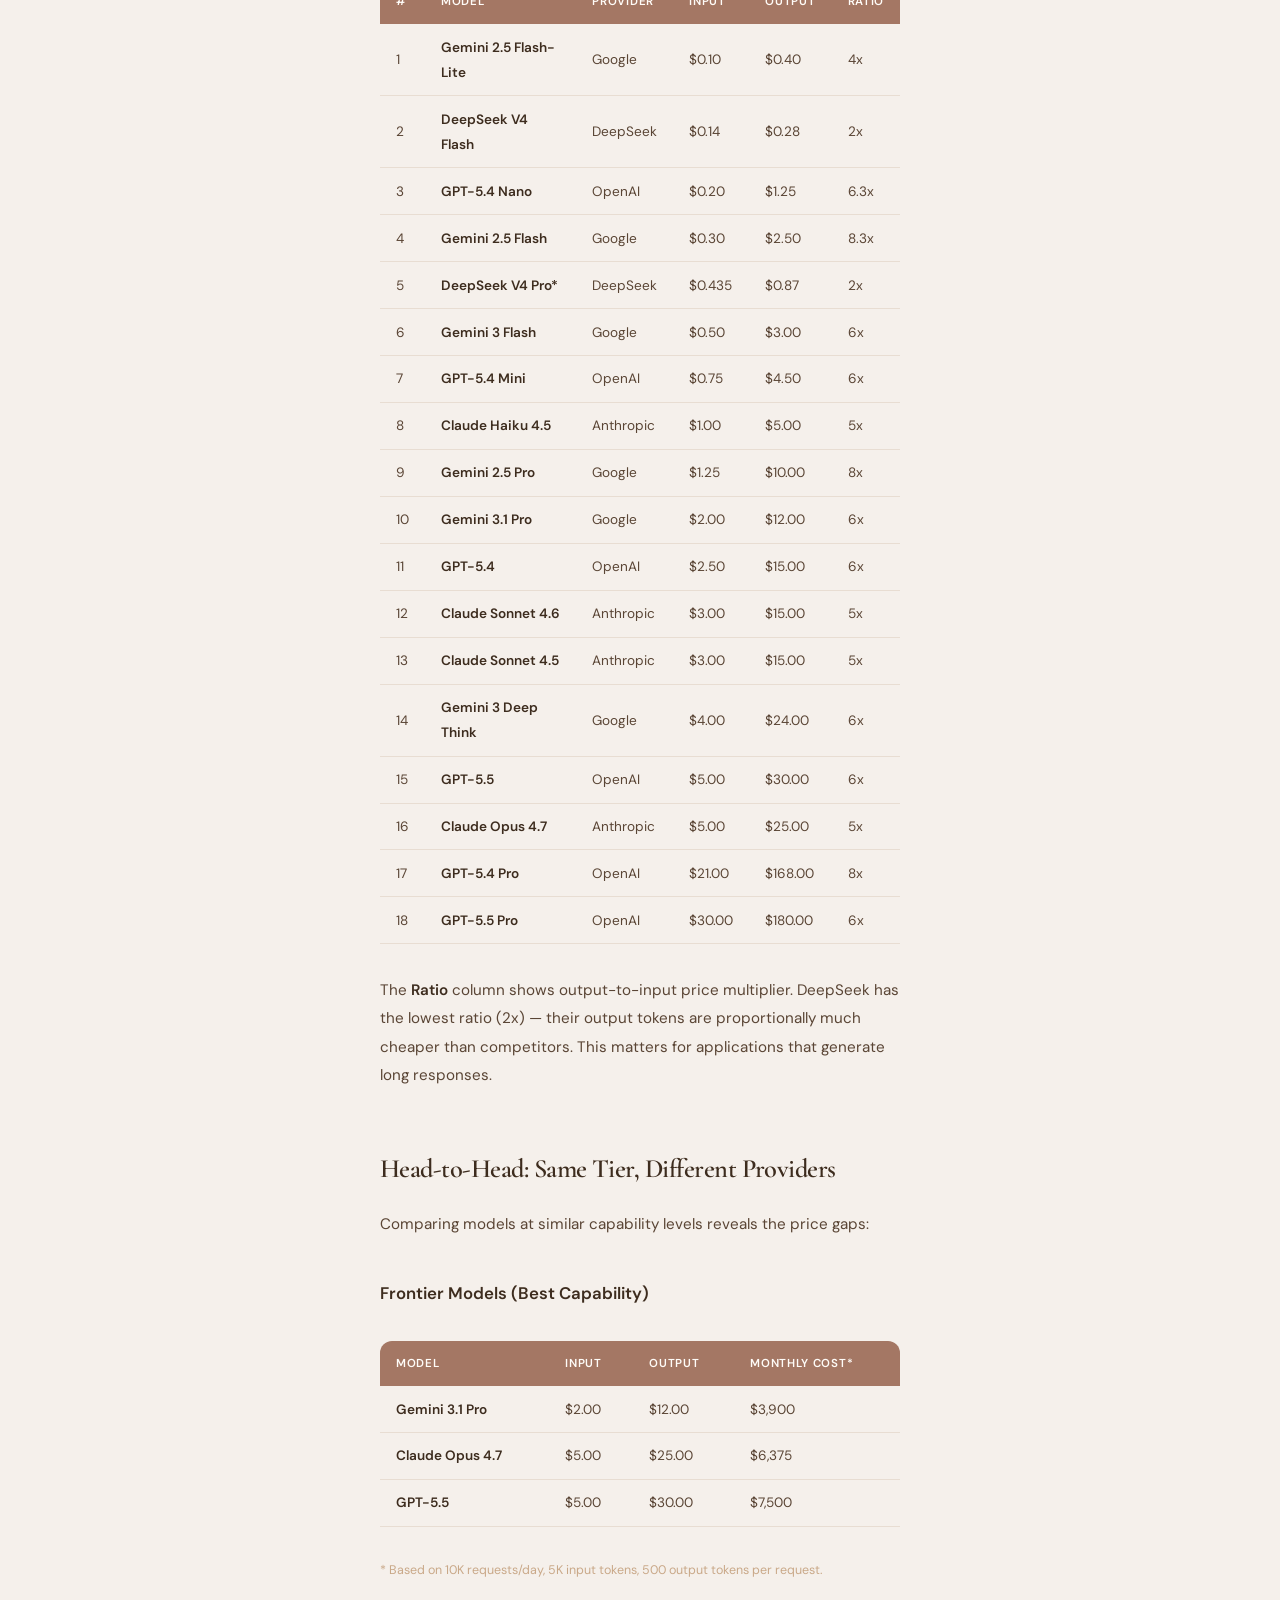
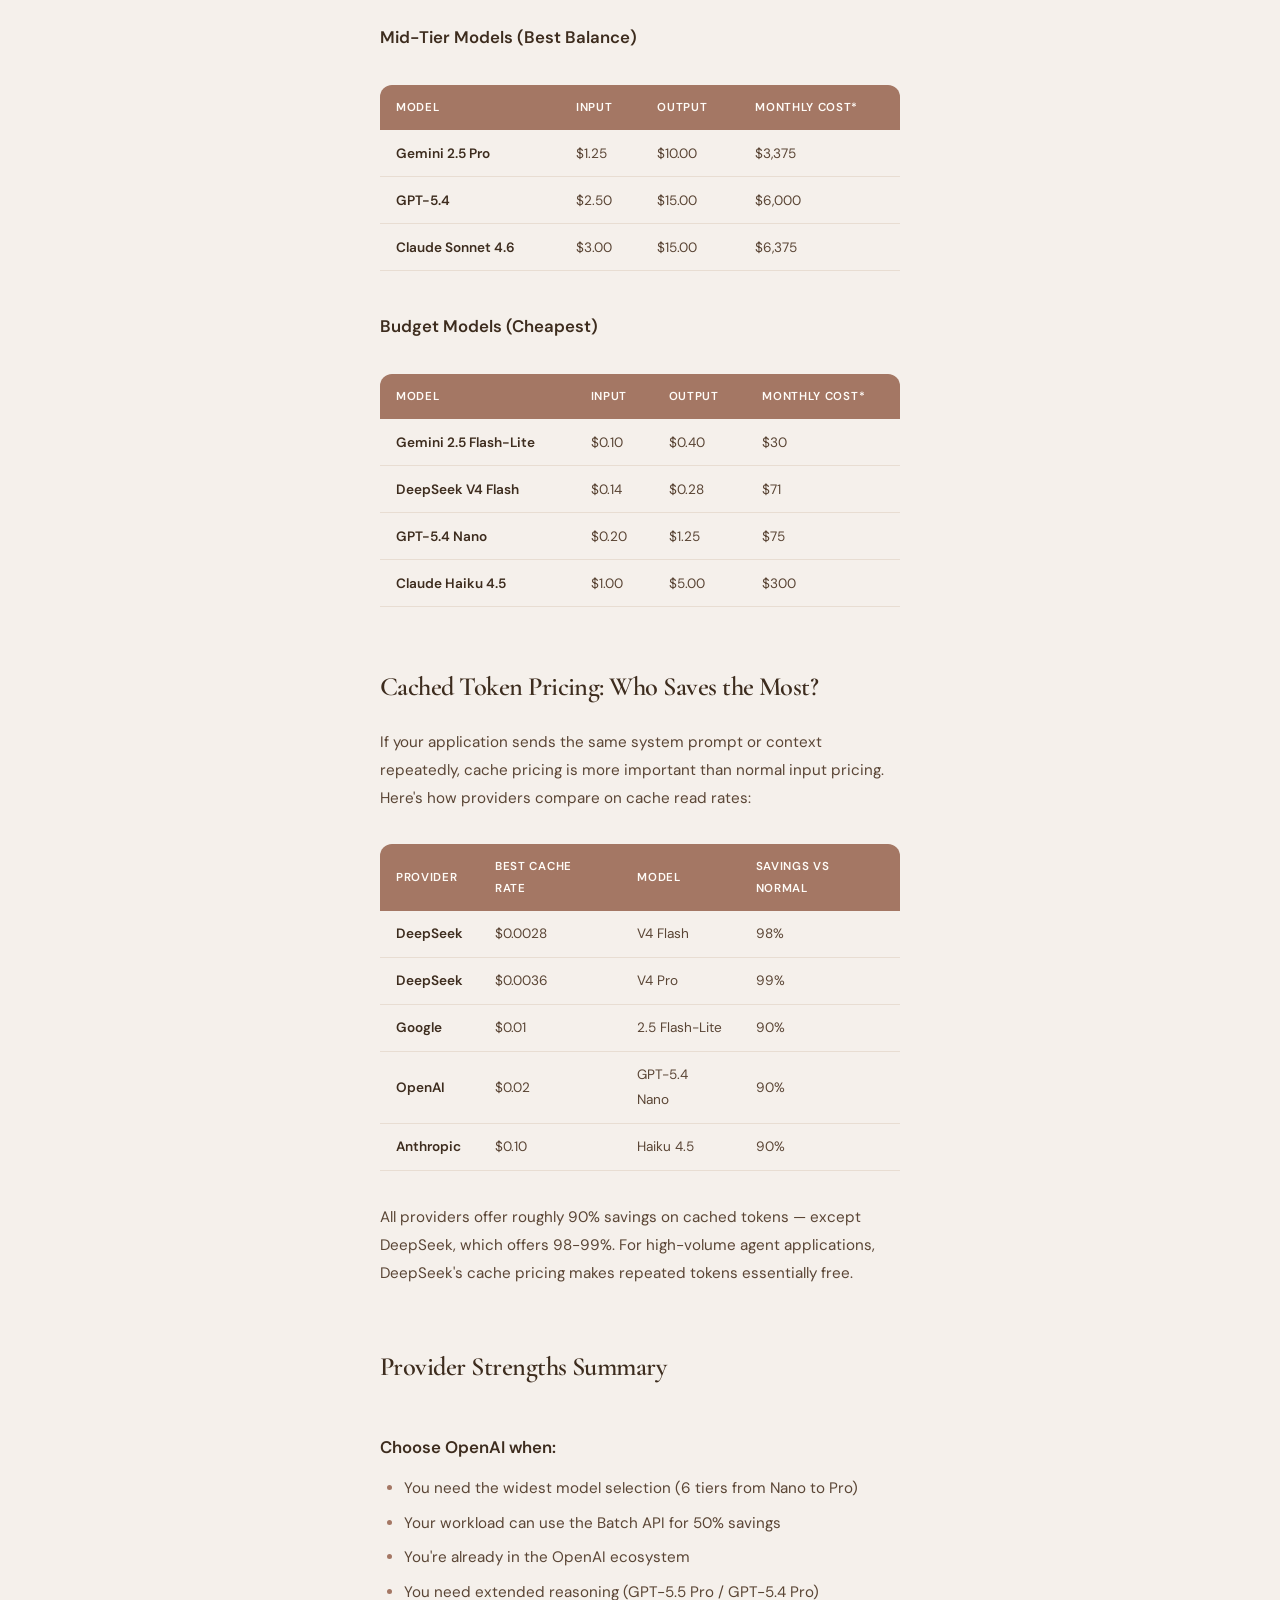
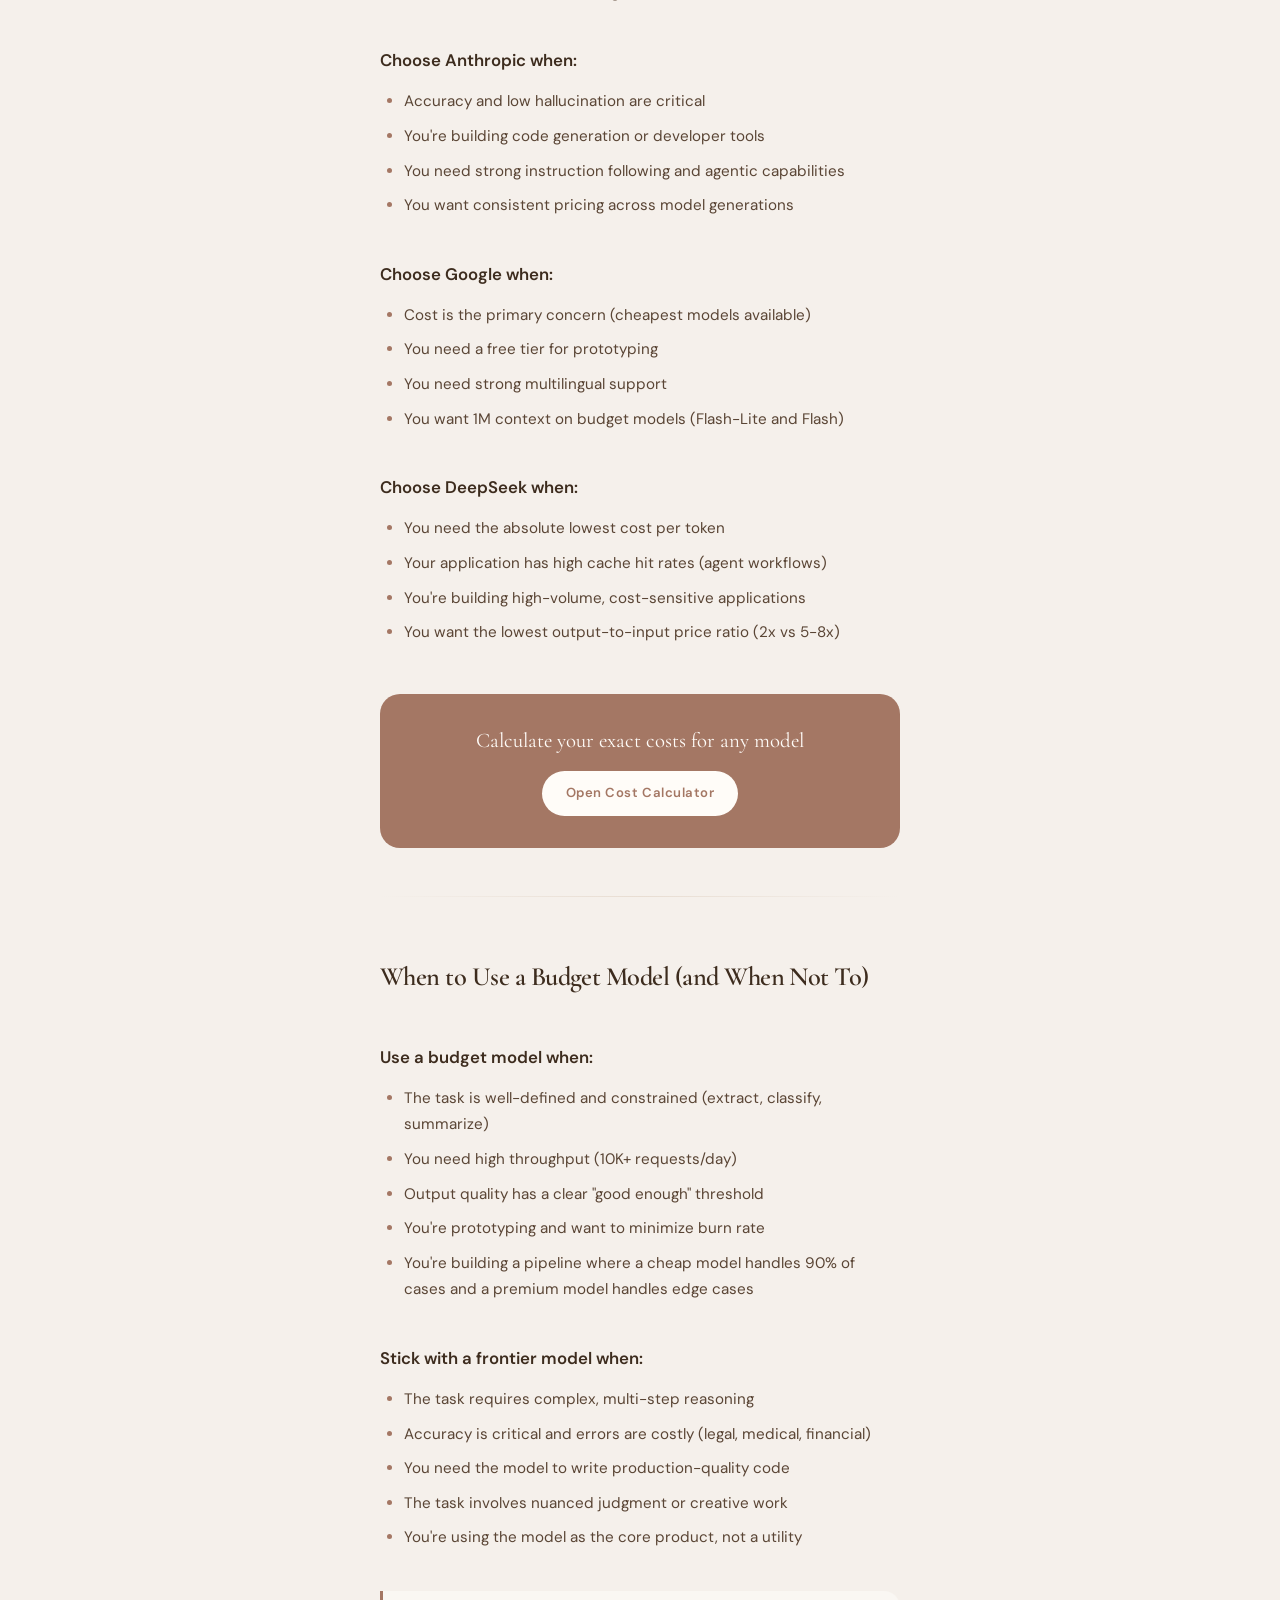
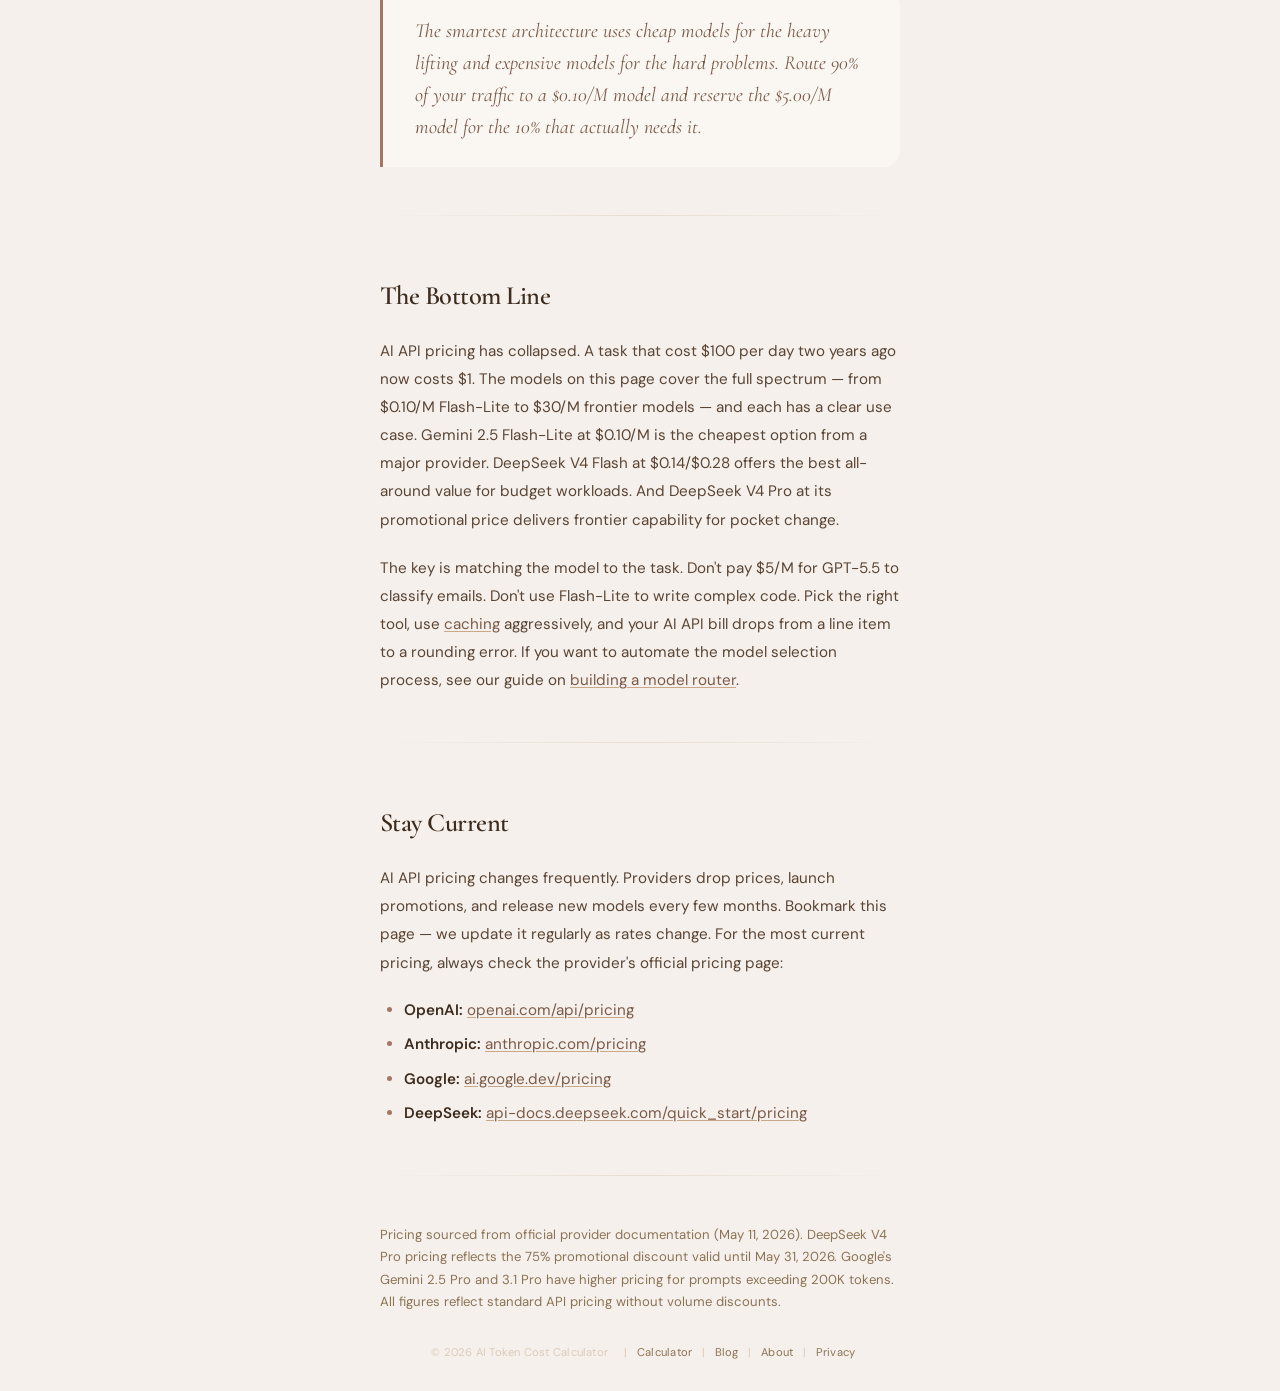
<file: blog/openai-vs-anthropic-vs-google-pricing-2026.html>
<!DOCTYPE html>
<html lang="en">
<head>
  <meta charset="UTF-8">
  <meta name="viewport" content="width=device-width, initial-scale=1.0">
  <title>OpenAI vs Anthropic vs Google vs DeepSeek: Complete API Pricing Comparison 2026</title>
  <meta name="description" content="Every model, every price, one page. Compare API pricing across OpenAI, Anthropic, Google, and DeepSeek — with cached token rates, context windows, and cost-saving tips.">
  <meta name="keywords" content="OpenAI pricing, Anthropic pricing, Google Gemini pricing, DeepSeek pricing, API cost comparison, GPT-5.5 price, Claude Opus price, Gemini Pro price, AI API pricing 2026">
  <meta name="robots" content="index, follow">
  <link rel="canonical" href="https://tokencostcalc.com/blog/openai-vs-anthropic-vs-google-pricing-2026.html">

  <meta property="og:title" content="OpenAI vs Anthropic vs Google vs DeepSeek: Complete API Pricing Comparison 2026">
  <meta property="og:description" content="Every model, every price, one page. The definitive guide to AI API pricing in 2026.">
  <meta property="og:type" content="article">
  <meta property="og:url" content="https://tokencostcalc.com/blog/openai-vs-anthropic-vs-google-pricing-2026.html">

  <script type="application/ld+json">
  {
    "@context": "https://schema.org",
    "@type": "BreadcrumbList",
    "itemListElement": [
      { "@type": "ListItem", "position": 1, "name": "Home", "item": "https://tokencostcalc.com" },
      { "@type": "ListItem", "position": 2, "name": "Blog", "item": "https://tokencostcalc.com/blog.html" },
      { "@type": "ListItem", "position": 3, "name": "AI API Pricing Comparison 2026" }
    ]
  }
  </script>
  <script type="application/ld+json">
  {
    "@context": "https://schema.org",
    "@type": "BlogPosting",
    "headline": "OpenAI vs Anthropic vs Google vs DeepSeek: Complete API Pricing Comparison 2026",
    "description": "Every model, every price, one page. Compare API pricing across OpenAI, Anthropic, Google, and DeepSeek.",
    "datePublished": "2026-05-08",
    "dateModified": "2026-05-08",
    "author": { "@type": "Person", "name": "zhu", "url": "https://tokencostcalc.com/about.html" },
    "publisher": { "@type": "Organization", "name": "AI Token Cost Calculator", "url": "https://tokencostcalc.com" },
    "mainEntityOfPage": "https://tokencostcalc.com/blog/openai-vs-anthropic-vs-google-pricing-2026.html"
  }
  </script>

  <link rel="preconnect" href="https://fonts.googleapis.com">
  <link rel="preconnect" href="https://fonts.gstatic.com" crossorigin>
  <link rel="stylesheet" href="https://fonts.googleapis.com/css2?family=Cormorant+Garamond:ital,wght@0,400;0,600;1,400&family=DM+Sans:wght@300;400;500;600&display=swap">
  <link rel="stylesheet" href="../css/style.css">
  <link rel="stylesheet" href="../css/blog.css">
  <link rel="icon" type="image/png" href="../logo.png">
  <meta name="theme-color" content="#a47764">
</head>
<body>
  <div class="container">
    <header>
      <h1><a href="/" style="color: inherit; text-decoration: none;">AI Token Cost Calculator</a></h1>
      <div class="header-actions">
        <a href="/" class="header-link">Home</a>
      </div>
    </header>

    <article class="article">
      <a href="/blog.html" class="article-back">&larr; Blog</a>

      <header class="article-header">
        <h1 class="article-title">OpenAI vs Anthropic vs Google vs DeepSeek</h1>
        <p class="article-subtitle">Every model, every price, one page. The definitive reference for AI API pricing in 2026 — updated regularly as providers change their rates.</p>
        <div class="article-meta">
          <span class="article-date">May 8, 2026</span>
          <span class="article-tag">Reference</span>
        </div>
        <div class="article-author">By <strong>zhu</strong></div>
      </header>

      <div class="article-body">

        <p>Choosing an AI provider used to be simple: OpenAI was the default. In 2026, there are four major providers, twenty-plus models, and pricing structures that vary wildly. A prompt that costs $30 on GPT-5.5 might cost $0.28 on DeepSeek V4 Flash. This guide puts every model side by side so you can make an informed decision.</p>

        <p>All prices below are per million tokens (MTok) in USD, sourced from official provider documentation as of May 2026.</p>

        <h2>OpenAI — 6 Models</h2>

        <p>OpenAI offers the widest model range, from the ultra-cheap Nano to the premium GPT-5.5 Pro. Their Batch API provides 50% off all prices for non-real-time workloads.</p>

        <table>
          <thead>
            <tr>
              <th>Model</th>
              <th>Input</th>
              <th>Cached</th>
              <th>Output</th>
              <th>Context</th>
            </tr>
          </thead>
          <tbody>
            <tr>
              <td><strong>GPT-5.5</strong></td>
              <td>$5.00</td>
              <td>$0.50</td>
              <td>$30.00</td>
              <td>1M</td>
            </tr>
            <tr>
              <td><strong>GPT-5.5 Pro</strong></td>
              <td>$30.00</td>
              <td>—</td>
              <td>$180.00</td>
              <td>1M</td>
            </tr>
            <tr>
              <td><strong>GPT-5.4</strong></td>
              <td>$2.50</td>
              <td>$0.25</td>
              <td>$15.00</td>
              <td>1M</td>
            </tr>
            <tr>
              <td><strong>GPT-5.4 Mini</strong></td>
              <td>$0.75</td>
              <td>$0.075</td>
              <td>$4.50</td>
              <td>1M</td>
            </tr>
            <tr>
              <td><strong>GPT-5.4 Nano</strong></td>
              <td>$0.20</td>
              <td>$0.02</td>
              <td>$1.25</td>
              <td>128K</td>
            </tr>
            <tr>
              <td><strong>GPT-5.4 Pro</strong></td>
              <td>$21.00</td>
              <td>—</td>
              <td>$168.00</td>
              <td>1M</td>
            </tr>
          </tbody>
        </table>

        <div class="info-box">
          <div class="info-box-title">OpenAI Notes</div>
          <p><strong>Batch API:</strong> 50% off all prices for async workloads (24-hour turnaround). Combine with caching for maximum savings.</p>
          <p><strong>GPT-5.5 Pro / GPT-5.4 Pro:</strong> Extended thinking models designed for the most complex reasoning tasks. No cache pricing available — these are meant for one-shot difficult problems, not high-volume repeated calls.</p>
          <p><strong>GPT-5.4 Nano:</strong> The budget option. At $0.20 input, it's 25x cheaper than GPT-5.5. Best for classification, extraction, and simple tasks.</p>
        </div>

        <h2>Anthropic (Claude) — 6 Models</h2>

        <p>Anthropic's lineup spans from Haiku (fast and cheap) to Opus (the most capable). They're the only provider that charges a premium for cache writes — you pay 25% more the first time, then 90% less on every subsequent read.</p>

        <table>
          <thead>
            <tr>
              <th>Model</th>
              <th>Input</th>
              <th>Cache Write</th>
              <th>Cache Read</th>
              <th>Output</th>
              <th>Context</th>
            </tr>
          </thead>
          <tbody>
            <tr>
              <td><strong>Opus 4.7</strong></td>
              <td>$5.00</td>
              <td>$6.25</td>
              <td>$0.50</td>
              <td>$25.00</td>
              <td>1M</td>
            </tr>
            <tr>
              <td><strong>Opus 4.6</strong></td>
              <td>$5.00</td>
              <td>$6.25</td>
              <td>$0.50</td>
              <td>$25.00</td>
              <td>1M</td>
            </tr>
            <tr>
              <td><strong>Opus 4.5</strong></td>
              <td>$5.00</td>
              <td>$6.25</td>
              <td>$0.50</td>
              <td>$25.00</td>
              <td>1M</td>
            </tr>
            <tr>
              <td><strong>Sonnet 4.6</strong></td>
              <td>$3.00</td>
              <td>$3.75</td>
              <td>$0.30</td>
              <td>$15.00</td>
              <td>1M</td>
            </tr>
            <tr>
              <td><strong>Sonnet 4.5</strong></td>
              <td>$3.00</td>
              <td>$3.75</td>
              <td>$0.30</td>
              <td>$15.00</td>
              <td>1M</td>
            </tr>
            <tr>
              <td><strong>Haiku 4.5</strong></td>
              <td>$1.00</td>
              <td>$1.25</td>
              <td>$0.10</td>
              <td>$5.00</td>
              <td>200K</td>
            </tr>
          </tbody>
        </table>

        <div class="info-box">
          <div class="info-box-title">Anthropic Notes</div>
          <p><strong>Cache write premium:</strong> Anthropic charges 1.25x the normal input price on the first cache write. This means caching only saves money if you send the same prefix 3+ times. For a prompt sent twice, you break even.</p>
          <p><strong>Opus 4.5 vs 4.6 vs 4.7:</strong> All three are priced identically. Use the latest (4.7) unless you have a specific reason to use an older version. Opus 4.6 and 4.5 remain available for compatibility.</p>
          <p><strong>Sonnet 4.5 vs 4.6:</strong> Also identically priced. Sonnet 4.6 is the recommended choice for most applications — it's faster and more capable than 4.5.</p>
          <p><strong>Haiku 4.5:</strong> Anthropic's budget option at $1/$5. Best for high-volume tasks that need Claude's instruction-following quality without Opus-level reasoning.</p>
        </div>

        <h2>Google (Gemini) — 6 Models</h2>

        <p>Google offers the most aggressive pricing on their older models. Gemini 2.5 Flash-Lite at $0.10 input is the cheapest model from any major provider. Their newer Gemini 3.x models are more capable but priced higher.</p>

        <table>
          <thead>
            <tr>
              <th>Model</th>
              <th>Input</th>
              <th>Cached</th>
              <th>Output</th>
              <th>Context</th>
            </tr>
          </thead>
          <tbody>
            <tr>
              <td><strong>Gemini 3.1 Pro</strong></td>
              <td>$2.00</td>
              <td>$0.50</td>
              <td>$12.00</td>
              <td>1M</td>
            </tr>
            <tr>
              <td><strong>Gemini 3 Deep Think</strong></td>
              <td>$4.00</td>
              <td>$1.00</td>
              <td>$24.00</td>
              <td>1M</td>
            </tr>
            <tr>
              <td><strong>Gemini 3 Flash</strong></td>
              <td>$0.50</td>
              <td>$0.05</td>
              <td>$3.00</td>
              <td>1M</td>
            </tr>
            <tr>
              <td><strong>Gemini 2.5 Pro</strong></td>
              <td>$1.25</td>
              <td>$0.125</td>
              <td>$10.00</td>
              <td>1M</td>
            </tr>
            <tr>
              <td><strong>Gemini 2.5 Flash</strong></td>
              <td>$0.30</td>
              <td>$0.03</td>
              <td>$2.50</td>
              <td>1M</td>
            </tr>
            <tr>
              <td><strong>Gemini 2.5 Flash-Lite</strong></td>
              <td>$0.10</td>
              <td>$0.01</td>
              <td>$0.40</td>
              <td>1M</td>
            </tr>
          </tbody>
        </table>

        <div class="info-box">
          <div class="info-box-title">Google Notes</div>
          <p><strong>200K threshold:</strong> Gemini 3.1 Pro doubles its pricing for prompts over 200K tokens — from $2.00 to $4.00 input, $12.00 to $18.00 output. If your prompts regularly exceed 200K, factor this into your cost calculations.</p>
          <p><strong>Gemini 2.5 Pro:</strong> Also has a 200K threshold — $1.25 input becomes $2.50, $10.00 output becomes $15.00. Same pattern across Google's Pro-tier models.</p>
          <p><strong>Free tier:</strong> Google is the only provider that offers a genuine free tier for API access (rate-limited). Good for prototyping and low-volume personal projects.</p>
          <p><strong>Gemini 2.5 Flash-Lite:</strong> At $0.10/$0.40, this is the cheapest model from any major provider. It's limited compared to Flash, but for simple extraction and classification tasks, it's unbeatable on cost.</p>
        </div>

        <h2>DeepSeek — 2 Models</h2>

        <p>DeepSeek's strategy is simple: be the cheapest. Their cache read pricing is 98-99% below normal input prices — the most aggressive in the industry. The V4 Pro model is currently at a 75% promotional discount.</p>

        <table>
          <thead>
            <tr>
              <th>Model</th>
              <th>Input</th>
              <th>Cache Hit</th>
              <th>Output</th>
              <th>Context</th>
            </tr>
          </thead>
          <tbody>
            <tr>
              <td><strong>V4 Flash</strong></td>
              <td>$0.14</td>
              <td>$0.0028</td>
              <td>$0.28</td>
              <td>1M</td>
            </tr>
            <tr>
              <td><strong>V4 Pro*</strong></td>
              <td>$0.435</td>
              <td>$0.0036</td>
              <td>$0.87</td>
              <td>1M</td>
            </tr>
          </tbody>
        </table>

        <p style="font-size: 0.78rem; color: var(--mocha-light);">* V4 Pro: 75% off until May 31, 2026. Original prices: $1.74 input, $3.48 output. Cache hit price reduced to 1/10 of launch price as of April 26, 2026.</p>

        <div class="info-box">
          <div class="info-box-title">DeepSeek Notes</div>
          <p><strong>Cache pricing:</strong> DeepSeek's cache hit price is 1/50th of the normal input price for V4 Flash, and 1/120th for V4 Pro. For agent applications with repeated context, cached tokens are essentially free.</p>
          <p><strong>Promotion risk:</strong> V4 Pro's 75% discount ends May 31, 2026. After that, it costs $1.74/$3.48 — still cheap, but 4x more expensive. Budget for the post-promotion price if building production systems.</p>
          <p><strong>Thinking mode:</strong> Both models support thinking mode for complex reasoning. Thinking tokens are billed at output rates.</p>
        </div>

        <h2>The Full Picture: All 20 Models Ranked by Input Price</h2>

        <p>Here's every model from all four providers, ranked cheapest to most expensive on input price:</p>

        <table>
          <thead>
            <tr>
              <th>#</th>
              <th>Model</th>
              <th>Provider</th>
              <th>Input</th>
              <th>Output</th>
              <th>Ratio</th>
            </tr>
          </thead>
          <tbody>
            <tr>
              <td>1</td>
              <td><strong>Gemini 2.5 Flash-Lite</strong></td>
              <td>Google</td>
              <td>$0.10</td>
              <td>$0.40</td>
              <td>4x</td>
            </tr>
            <tr>
              <td>2</td>
              <td><strong>DeepSeek V4 Flash</strong></td>
              <td>DeepSeek</td>
              <td>$0.14</td>
              <td>$0.28</td>
              <td>2x</td>
            </tr>
            <tr>
              <td>3</td>
              <td><strong>GPT-5.4 Nano</strong></td>
              <td>OpenAI</td>
              <td>$0.20</td>
              <td>$1.25</td>
              <td>6.3x</td>
            </tr>
            <tr>
              <td>4</td>
              <td><strong>Gemini 2.5 Flash</strong></td>
              <td>Google</td>
              <td>$0.30</td>
              <td>$2.50</td>
              <td>8.3x</td>
            </tr>
            <tr>
              <td>5</td>
              <td><strong>DeepSeek V4 Pro*</strong></td>
              <td>DeepSeek</td>
              <td>$0.435</td>
              <td>$0.87</td>
              <td>2x</td>
            </tr>
            <tr>
              <td>6</td>
              <td><strong>Gemini 3 Flash</strong></td>
              <td>Google</td>
              <td>$0.50</td>
              <td>$3.00</td>
              <td>6x</td>
            </tr>
            <tr>
              <td>7</td>
              <td><strong>GPT-5.4 Mini</strong></td>
              <td>OpenAI</td>
              <td>$0.75</td>
              <td>$4.50</td>
              <td>6x</td>
            </tr>
            <tr>
              <td>8</td>
              <td><strong>Claude Haiku 4.5</strong></td>
              <td>Anthropic</td>
              <td>$1.00</td>
              <td>$5.00</td>
              <td>5x</td>
            </tr>
            <tr>
              <td>9</td>
              <td><strong>Gemini 2.5 Pro</strong></td>
              <td>Google</td>
              <td>$1.25</td>
              <td>$10.00</td>
              <td>8x</td>
            </tr>
            <tr>
              <td>10</td>
              <td><strong>Gemini 3.1 Pro</strong></td>
              <td>Google</td>
              <td>$2.00</td>
              <td>$12.00</td>
              <td>6x</td>
            </tr>
            <tr>
              <td>11</td>
              <td><strong>GPT-5.4</strong></td>
              <td>OpenAI</td>
              <td>$2.50</td>
              <td>$15.00</td>
              <td>6x</td>
            </tr>
            <tr>
              <td>12</td>
              <td><strong>Claude Sonnet 4.6</strong></td>
              <td>Anthropic</td>
              <td>$3.00</td>
              <td>$15.00</td>
              <td>5x</td>
            </tr>
            <tr>
              <td>13</td>
              <td><strong>Claude Sonnet 4.5</strong></td>
              <td>Anthropic</td>
              <td>$3.00</td>
              <td>$15.00</td>
              <td>5x</td>
            </tr>
            <tr>
              <td>14</td>
              <td><strong>Gemini 3 Deep Think</strong></td>
              <td>Google</td>
              <td>$4.00</td>
              <td>$24.00</td>
              <td>6x</td>
            </tr>
            <tr>
              <td>15</td>
              <td><strong>GPT-5.5</strong></td>
              <td>OpenAI</td>
              <td>$5.00</td>
              <td>$30.00</td>
              <td>6x</td>
            </tr>
            <tr>
              <td>16</td>
              <td><strong>Claude Opus 4.7</strong></td>
              <td>Anthropic</td>
              <td>$5.00</td>
              <td>$25.00</td>
              <td>5x</td>
            </tr>
            <tr>
              <td>17</td>
              <td><strong>GPT-5.4 Pro</strong></td>
              <td>OpenAI</td>
              <td>$21.00</td>
              <td>$168.00</td>
              <td>8x</td>
            </tr>
            <tr>
              <td>18</td>
              <td><strong>GPT-5.5 Pro</strong></td>
              <td>OpenAI</td>
              <td>$30.00</td>
              <td>$180.00</td>
              <td>6x</td>
            </tr>
          </tbody>
        </table>

        <p>The <strong>Ratio</strong> column shows output-to-input price multiplier. DeepSeek has the lowest ratio (2x) — their output tokens are proportionally much cheaper than competitors. This matters for applications that generate long responses.</p>

        <h2>Head-to-Head: Same Tier, Different Providers</h2>

        <p>Comparing models at similar capability levels reveals the price gaps:</p>

        <h3>Frontier Models (Best Capability)</h3>
        <table>
          <thead>
            <tr>
              <th>Model</th>
              <th>Input</th>
              <th>Output</th>
              <th>Monthly Cost*</th>
            </tr>
          </thead>
          <tbody>
            <tr>
              <td><strong>Gemini 3.1 Pro</strong></td>
              <td>$2.00</td>
              <td>$12.00</td>
              <td>$3,900</td>
            </tr>
            <tr>
              <td><strong>Claude Opus 4.7</strong></td>
              <td>$5.00</td>
              <td>$25.00</td>
              <td>$6,375</td>
            </tr>
            <tr>
              <td><strong>GPT-5.5</strong></td>
              <td>$5.00</td>
              <td>$30.00</td>
              <td>$7,500</td>
            </tr>
          </tbody>
        </table>
        <p style="font-size: 0.78rem; color: var(--mocha-light);">* Based on 10K requests/day, 5K input tokens, 500 output tokens per request.</p>

        <h3>Mid-Tier Models (Best Balance)</h3>
        <table>
          <thead>
            <tr>
              <th>Model</th>
              <th>Input</th>
              <th>Output</th>
              <th>Monthly Cost*</th>
            </tr>
          </thead>
          <tbody>
            <tr>
              <td><strong>Gemini 2.5 Pro</strong></td>
              <td>$1.25</td>
              <td>$10.00</td>
              <td>$3,375</td>
            </tr>
            <tr>
              <td><strong>GPT-5.4</strong></td>
              <td>$2.50</td>
              <td>$15.00</td>
              <td>$6,000</td>
            </tr>
            <tr>
              <td><strong>Claude Sonnet 4.6</strong></td>
              <td>$3.00</td>
              <td>$15.00</td>
              <td>$6,375</td>
            </tr>
          </tbody>
        </table>

        <h3>Budget Models (Cheapest)</h3>
        <table>
          <thead>
            <tr>
              <th>Model</th>
              <th>Input</th>
              <th>Output</th>
              <th>Monthly Cost*</th>
            </tr>
          </thead>
          <tbody>
            <tr>
              <td><strong>Gemini 2.5 Flash-Lite</strong></td>
              <td>$0.10</td>
              <td>$0.40</td>
              <td>$30</td>
            </tr>
            <tr>
              <td><strong>DeepSeek V4 Flash</strong></td>
              <td>$0.14</td>
              <td>$0.28</td>
              <td>$71</td>
            </tr>
            <tr>
              <td><strong>GPT-5.4 Nano</strong></td>
              <td>$0.20</td>
              <td>$1.25</td>
              <td>$75</td>
            </tr>
            <tr>
              <td><strong>Claude Haiku 4.5</strong></td>
              <td>$1.00</td>
              <td>$5.00</td>
              <td>$300</td>
            </tr>
          </tbody>
        </table>

        <h2>Cached Token Pricing: Who Saves the Most?</h2>

        <p>If your application sends the same system prompt or context repeatedly, cache pricing is more important than normal input pricing. Here's how providers compare on cache read rates:</p>

        <table>
          <thead>
            <tr>
              <th>Provider</th>
              <th>Best Cache Rate</th>
              <th>Model</th>
              <th>Savings vs Normal</th>
            </tr>
          </thead>
          <tbody>
            <tr>
              <td><strong>DeepSeek</strong></td>
              <td>$0.0028</td>
              <td>V4 Flash</td>
              <td>98%</td>
            </tr>
            <tr>
              <td><strong>DeepSeek</strong></td>
              <td>$0.0036</td>
              <td>V4 Pro</td>
              <td>99%</td>
            </tr>
            <tr>
              <td><strong>Google</strong></td>
              <td>$0.01</td>
              <td>2.5 Flash-Lite</td>
              <td>90%</td>
            </tr>
            <tr>
              <td><strong>OpenAI</strong></td>
              <td>$0.02</td>
              <td>GPT-5.4 Nano</td>
              <td>90%</td>
            </tr>
            <tr>
              <td><strong>Anthropic</strong></td>
              <td>$0.10</td>
              <td>Haiku 4.5</td>
              <td>90%</td>
            </tr>
          </tbody>
        </table>

        <p>All providers offer roughly 90% savings on cached tokens — except DeepSeek, which offers 98-99%. For high-volume agent applications, DeepSeek's cache pricing makes repeated tokens essentially free.</p>

        <h2>Provider Strengths Summary</h2>

        <h3>Choose OpenAI when:</h3>
        <ul>
          <li>You need the widest model selection (6 tiers from Nano to Pro)</li>
          <li>Your workload can use the Batch API for 50% savings</li>
          <li>You're already in the OpenAI ecosystem</li>
          <li>You need extended reasoning (GPT-5.5 Pro / GPT-5.4 Pro)</li>
        </ul>

        <h3>Choose Anthropic when:</h3>
        <ul>
          <li>Accuracy and low hallucination are critical</li>
          <li>You're building code generation or developer tools</li>
          <li>You need strong instruction following and agentic capabilities</li>
          <li>You want consistent pricing across model generations</li>
        </ul>

        <h3>Choose Google when:</h3>
        <ul>
          <li>Cost is the primary concern (cheapest models available)</li>
          <li>You need a free tier for prototyping</li>
          <li>You need strong multilingual support</li>
          <li>You want 1M context on budget models (Flash-Lite and Flash)</li>
        </ul>

        <h3>Choose DeepSeek when:</h3>
        <ul>
          <li>You need the absolute lowest cost per token</li>
          <li>Your application has high cache hit rates (agent workflows)</li>
          <li>You're building high-volume, cost-sensitive applications</li>
          <li>You want the lowest output-to-input price ratio (2x vs 5-8x)</li>
        </ul>

        <div class="cta-box">
          <p>Calculate your exact costs for any model</p>
          <a href="/">Open Cost Calculator</a>
        </div>

        <div class="article-divider"></div>

        <h2>When to Use a Budget Model (and When Not To)</h2>

        <h3>Use a budget model when:</h3>
        <ul>
          <li>The task is well-defined and constrained (extract, classify, summarize)</li>
          <li>You need high throughput (10K+ requests/day)</li>
          <li>Output quality has a clear "good enough" threshold</li>
          <li>You're prototyping and want to minimize burn rate</li>
          <li>You're building a pipeline where a cheap model handles 90% of cases and a premium model handles edge cases</li>
        </ul>

        <h3>Stick with a frontier model when:</h3>
        <ul>
          <li>The task requires complex, multi-step reasoning</li>
          <li>Accuracy is critical and errors are costly (legal, medical, financial)</li>
          <li>You need the model to write production-quality code</li>
          <li>The task involves nuanced judgment or creative work</li>
          <li>You're using the model as the core product, not a utility</li>
        </ul>

        <blockquote>
          <p>The smartest architecture uses cheap models for the heavy lifting and expensive models for the hard problems. Route 90% of your traffic to a $0.10/M model and reserve the $5.00/M model for the 10% that actually needs it.</p>
        </blockquote>

        <div class="article-divider"></div>

        <h2>The Bottom Line</h2>

        <p>AI API pricing has collapsed. A task that cost $100 per day two years ago now costs $1. The models on this page cover the full spectrum — from $0.10/M Flash-Lite to $30/M frontier models — and each has a clear use case. Gemini 2.5 Flash-Lite at $0.10/M is the cheapest option from a major provider. DeepSeek V4 Flash at $0.14/$0.28 offers the best all-around value for budget workloads. And DeepSeek V4 Pro at its promotional price delivers frontier capability for pocket change.</p>

        <p>The key is matching the model to the task. Don't pay $5/M for GPT-5.5 to classify emails. Don't use Flash-Lite to write complex code. Pick the right tool, use <a href="/blog/prompt-caching-guide.html">caching</a> aggressively, and your AI API bill drops from a line item to a rounding error. If you want to automate the model selection process, see our guide on <a href="/blog/model-router-cheap-models.html">building a model router</a>.</p>

        <div class="article-divider"></div>

        <h2>Stay Current</h2>

        <p>AI API pricing changes frequently. Providers drop prices, launch promotions, and release new models every few months. Bookmark this page — we update it regularly as rates change. For the most current pricing, always check the provider's official pricing page:</p>

        <ul>
          <li><strong>OpenAI:</strong> <a href="https://openai.com/api/pricing" target="_blank" rel="noopener">openai.com/api/pricing</a></li>
          <li><strong>Anthropic:</strong> <a href="https://www.anthropic.com/pricing" target="_blank" rel="noopener">anthropic.com/pricing</a></li>
          <li><strong>Google:</strong> <a href="https://ai.google.dev/pricing" target="_blank" rel="noopener">ai.google.dev/pricing</a></li>
          <li><strong>DeepSeek:</strong> <a href="https://api-docs.deepseek.com/quick_start/pricing" target="_blank" rel="noopener">api-docs.deepseek.com/quick_start/pricing</a></li>
        </ul>

        <div class="article-divider"></div>

        <p style="font-size: 0.82rem; color: var(--brown-soft); line-height: 1.7;">Pricing sourced from official provider documentation (May 11, 2026). DeepSeek V4 Pro pricing reflects the 75% promotional discount valid until May 31, 2026. Google's Gemini 2.5 Pro and 3.1 Pro have higher pricing for prompts exceeding 200K tokens. All figures reflect standard API pricing without volume discounts.</p>

      </div>
    </article>

    <footer>
      <span>© 2026 AI Token Cost Calculator</span>
      <span>|</span>
      <a href="/">Calculator</a>
      <span>|</span>
      <a href="/blog.html">Blog</a>
      <span>|</span>
      <a href="/about.html">About</a>
      <span>|</span>
      <a href="/privacy.html">Privacy</a>
    </footer>
  </div>

  <script>
    document.addEventListener("DOMContentLoaded", () => {
      document.body.classList.add("ready");
    });
  </script>
</body>
</html>
</file>
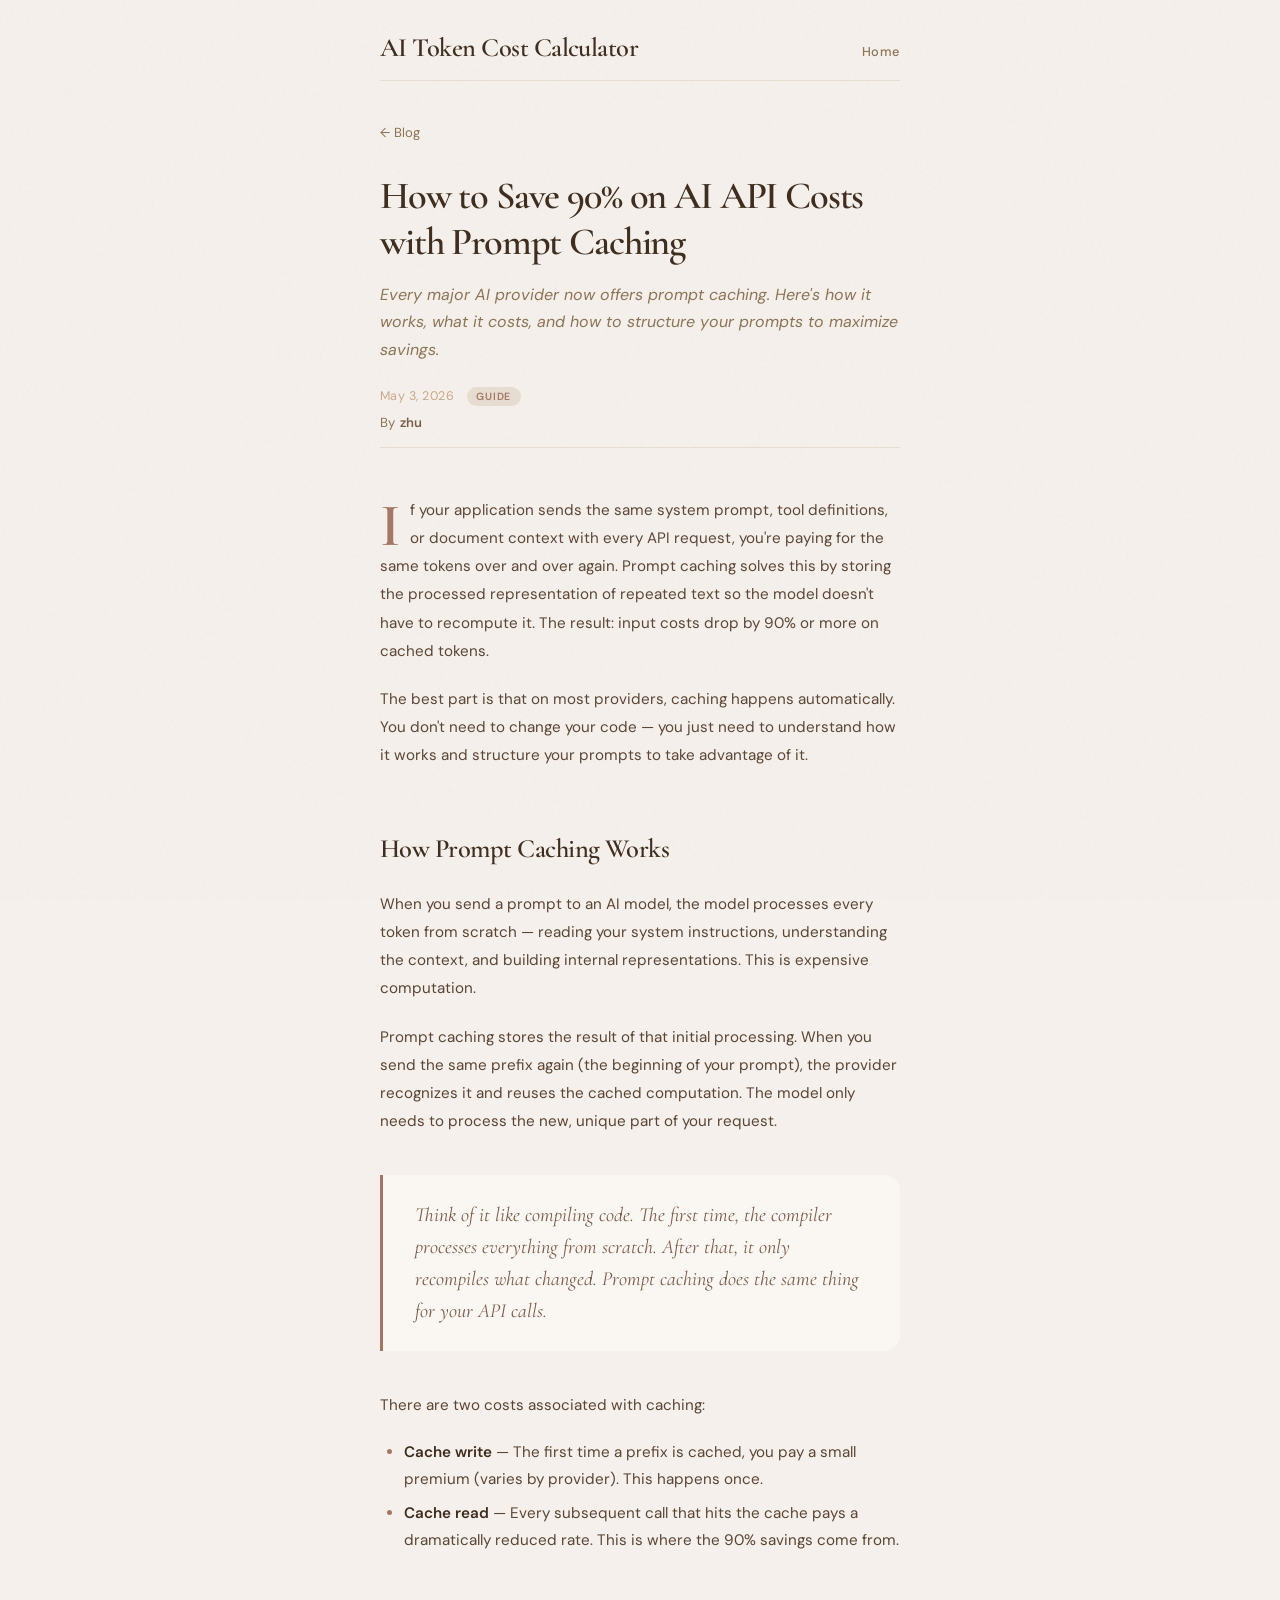
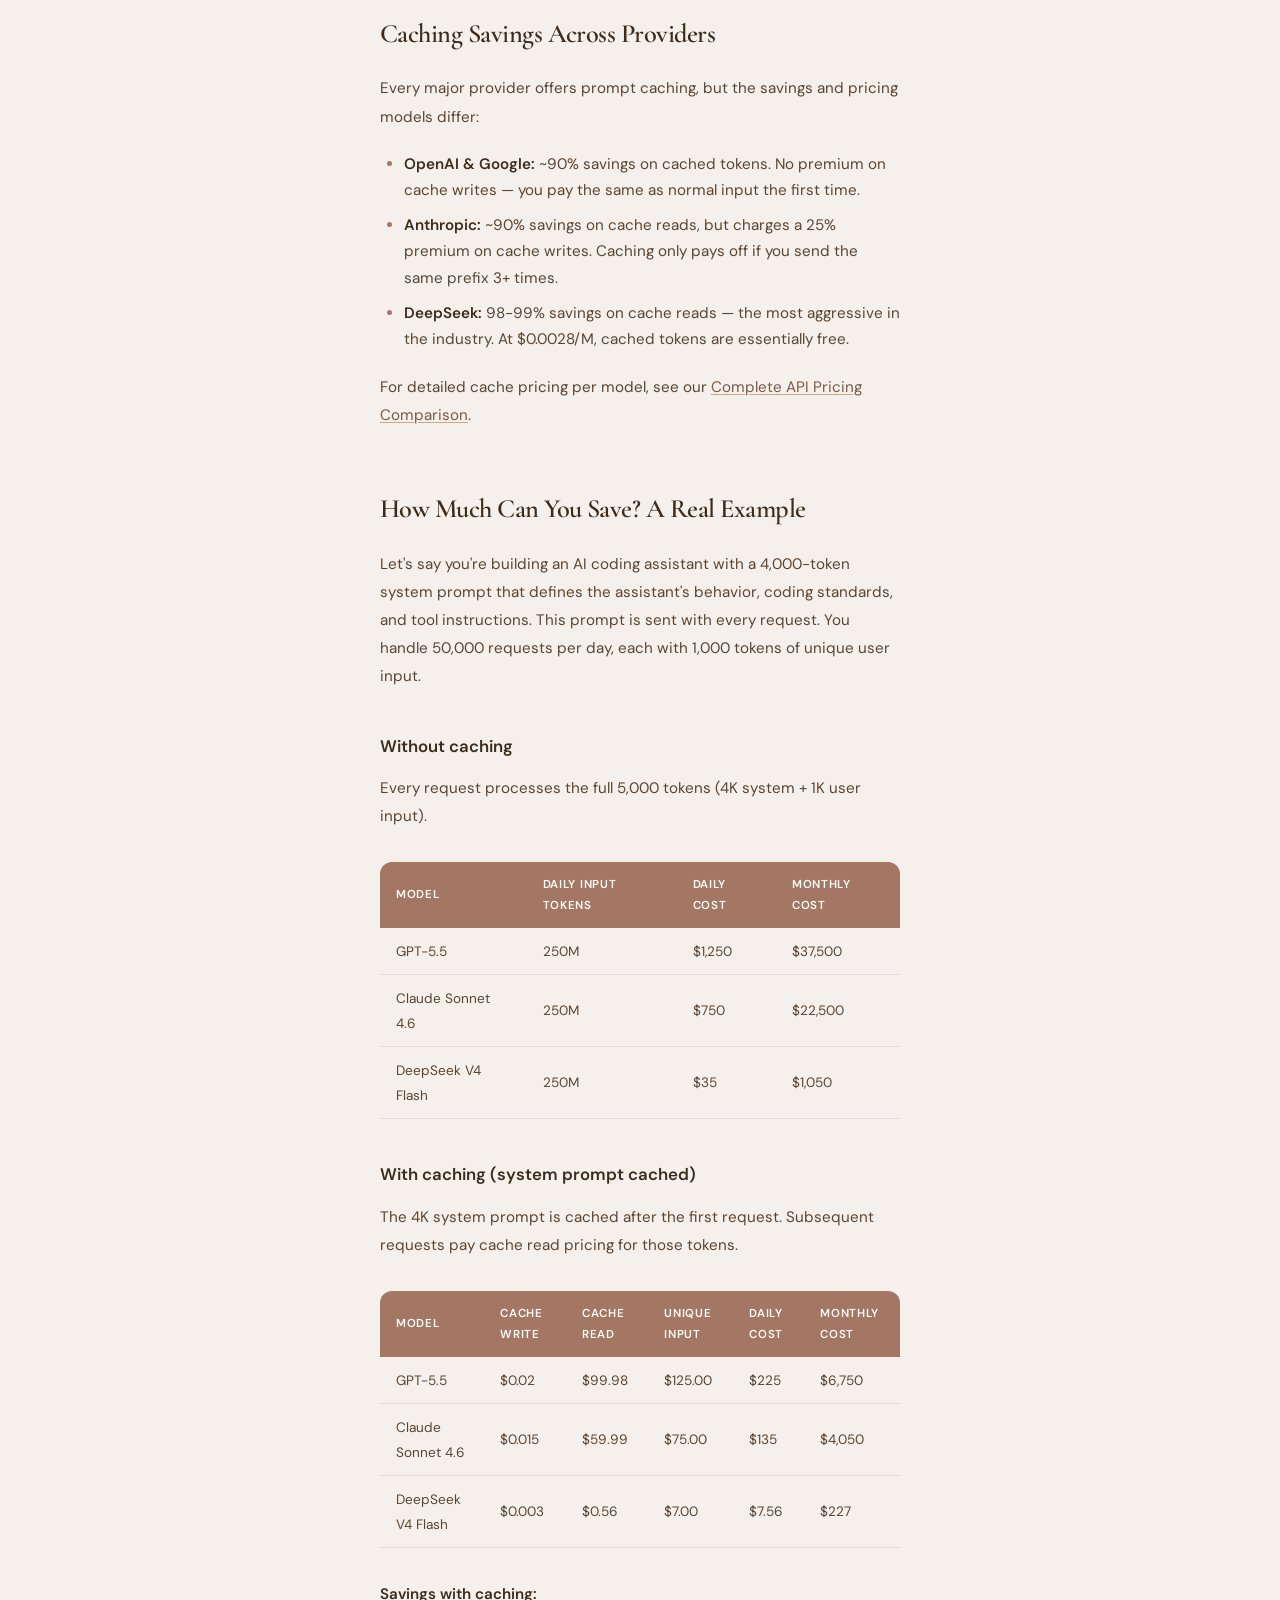
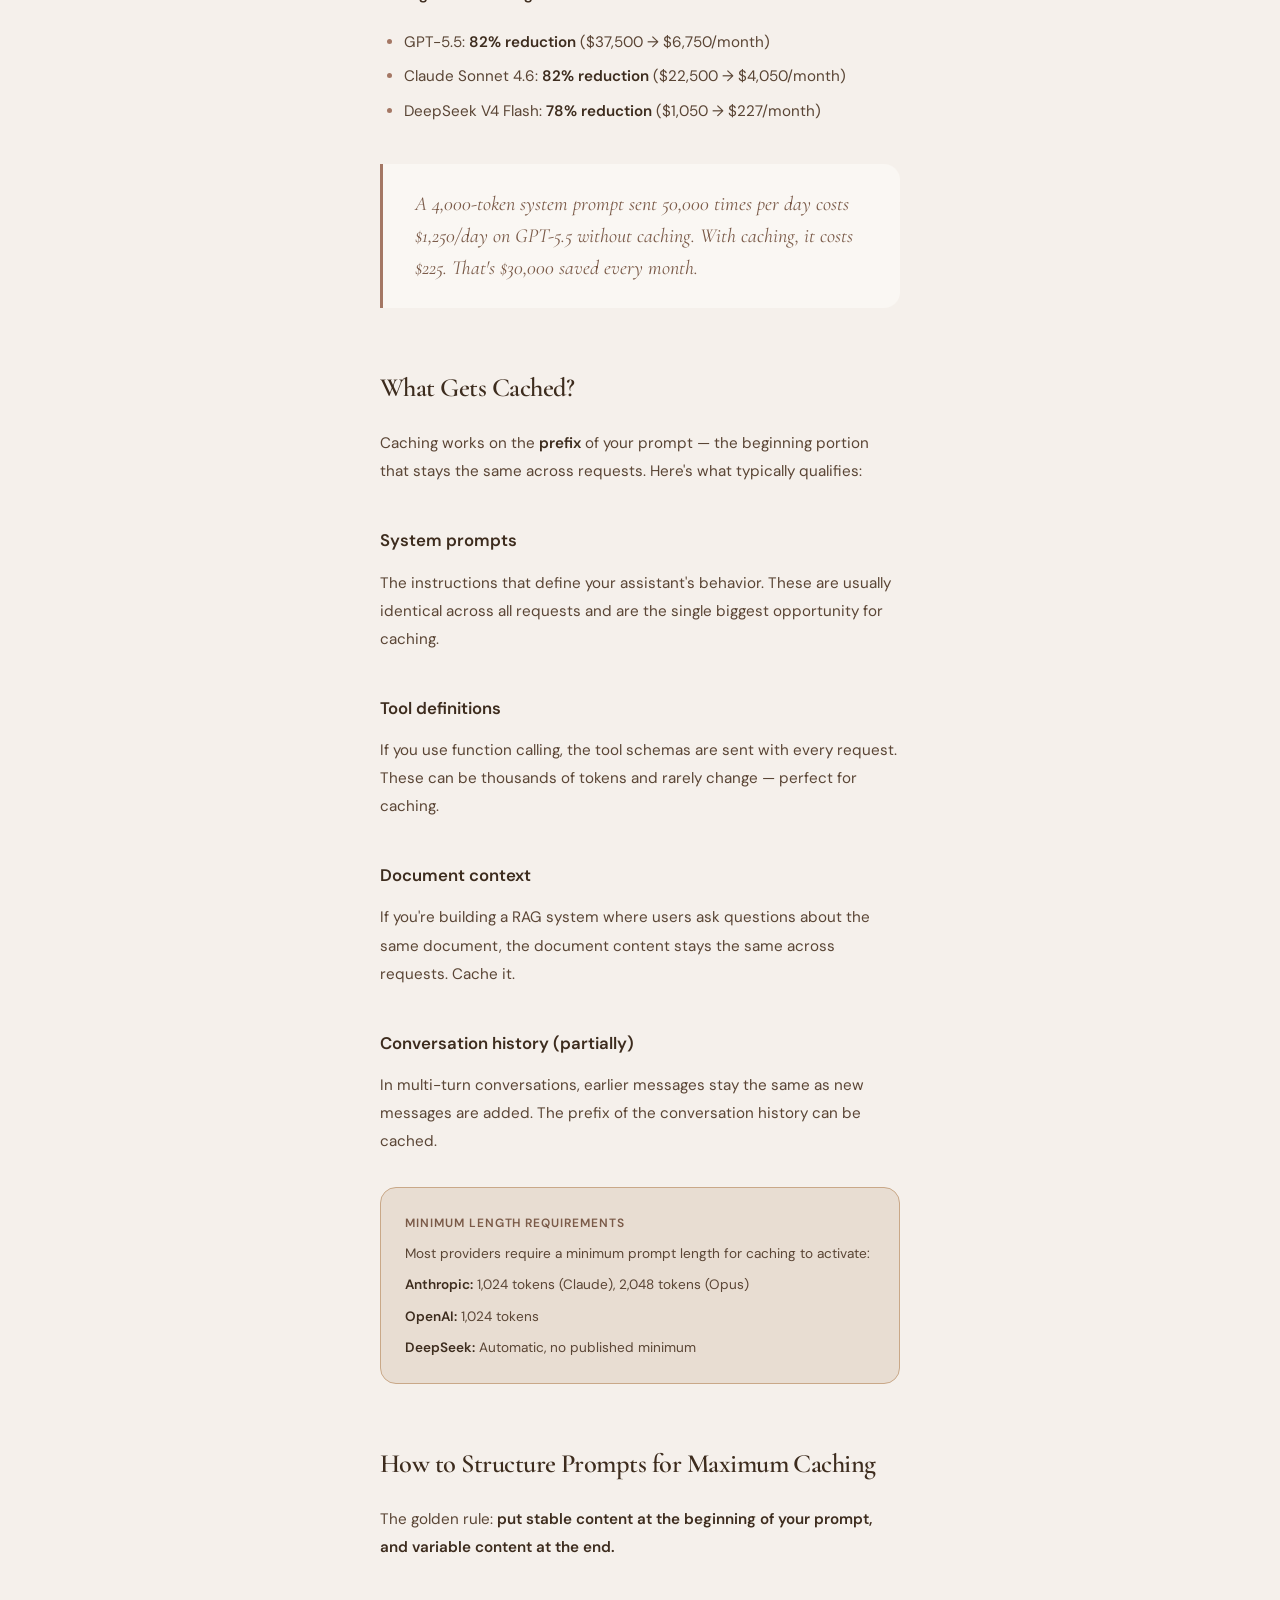
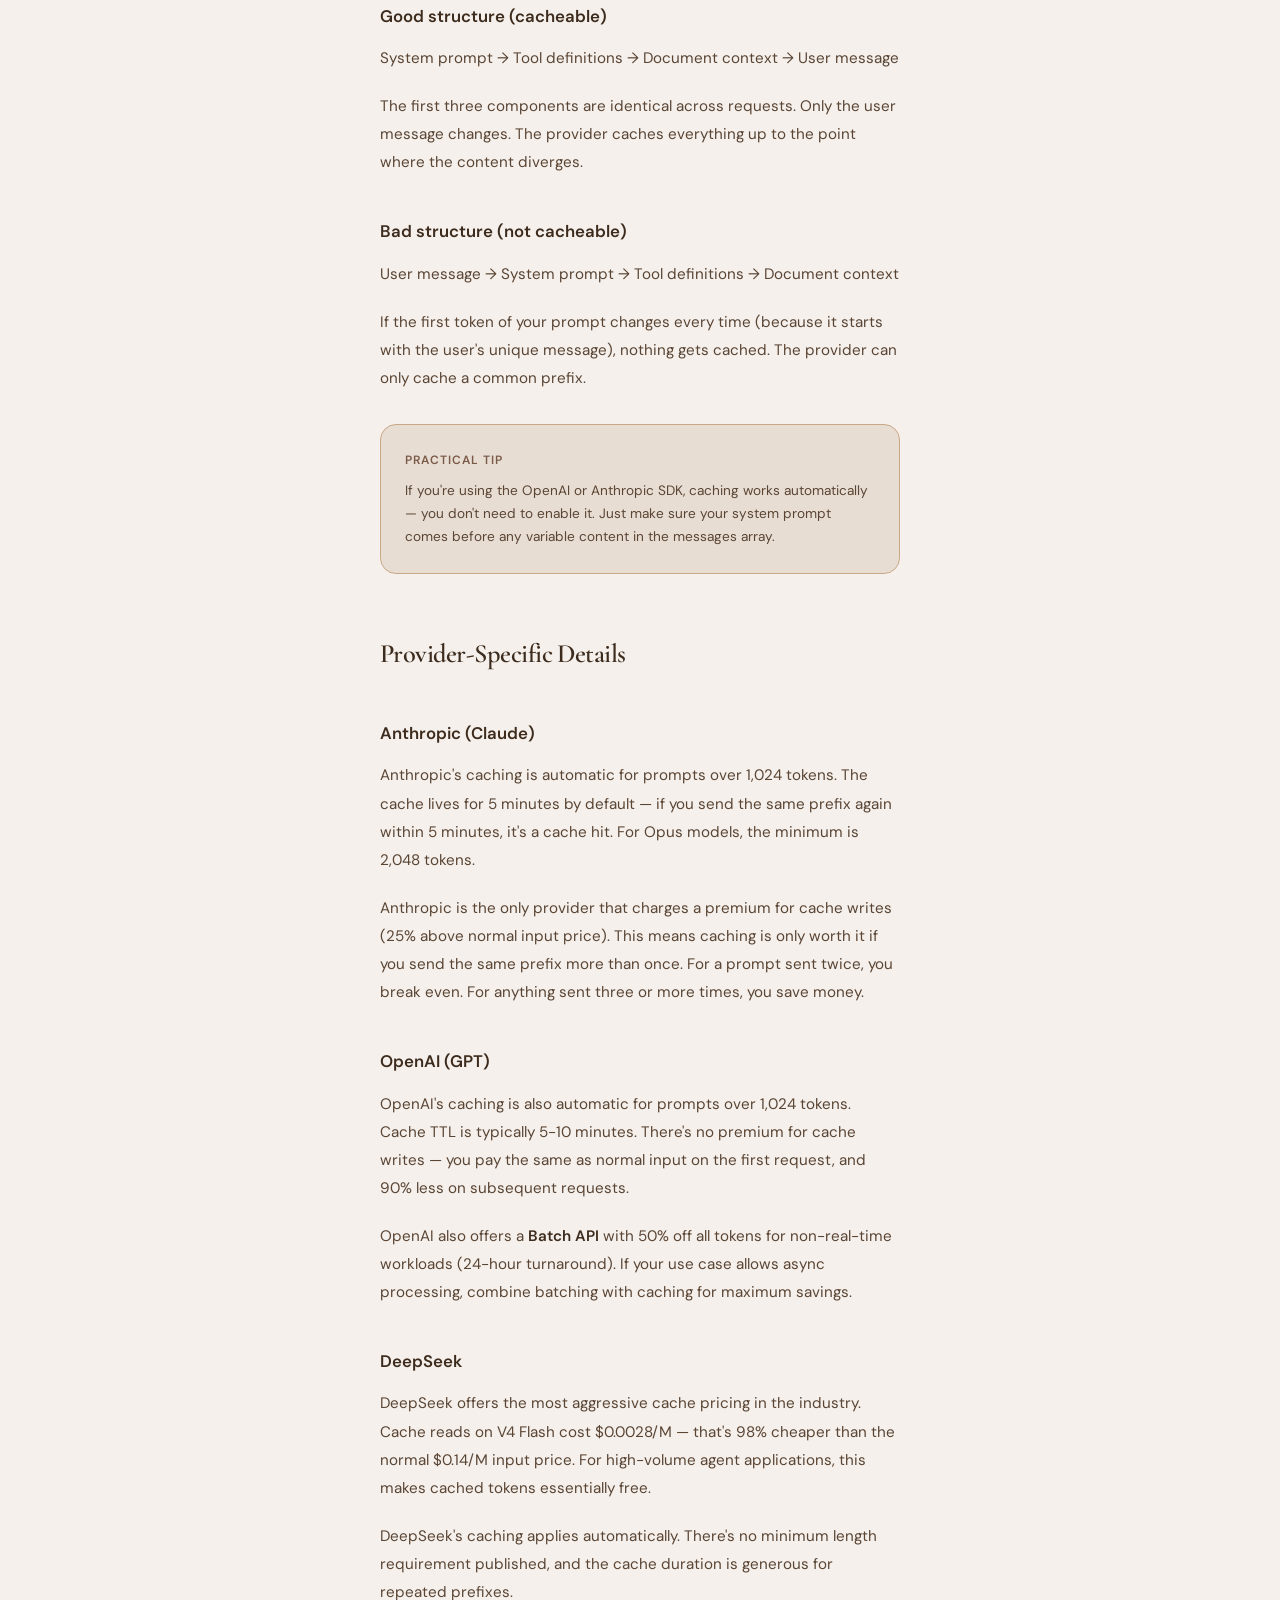
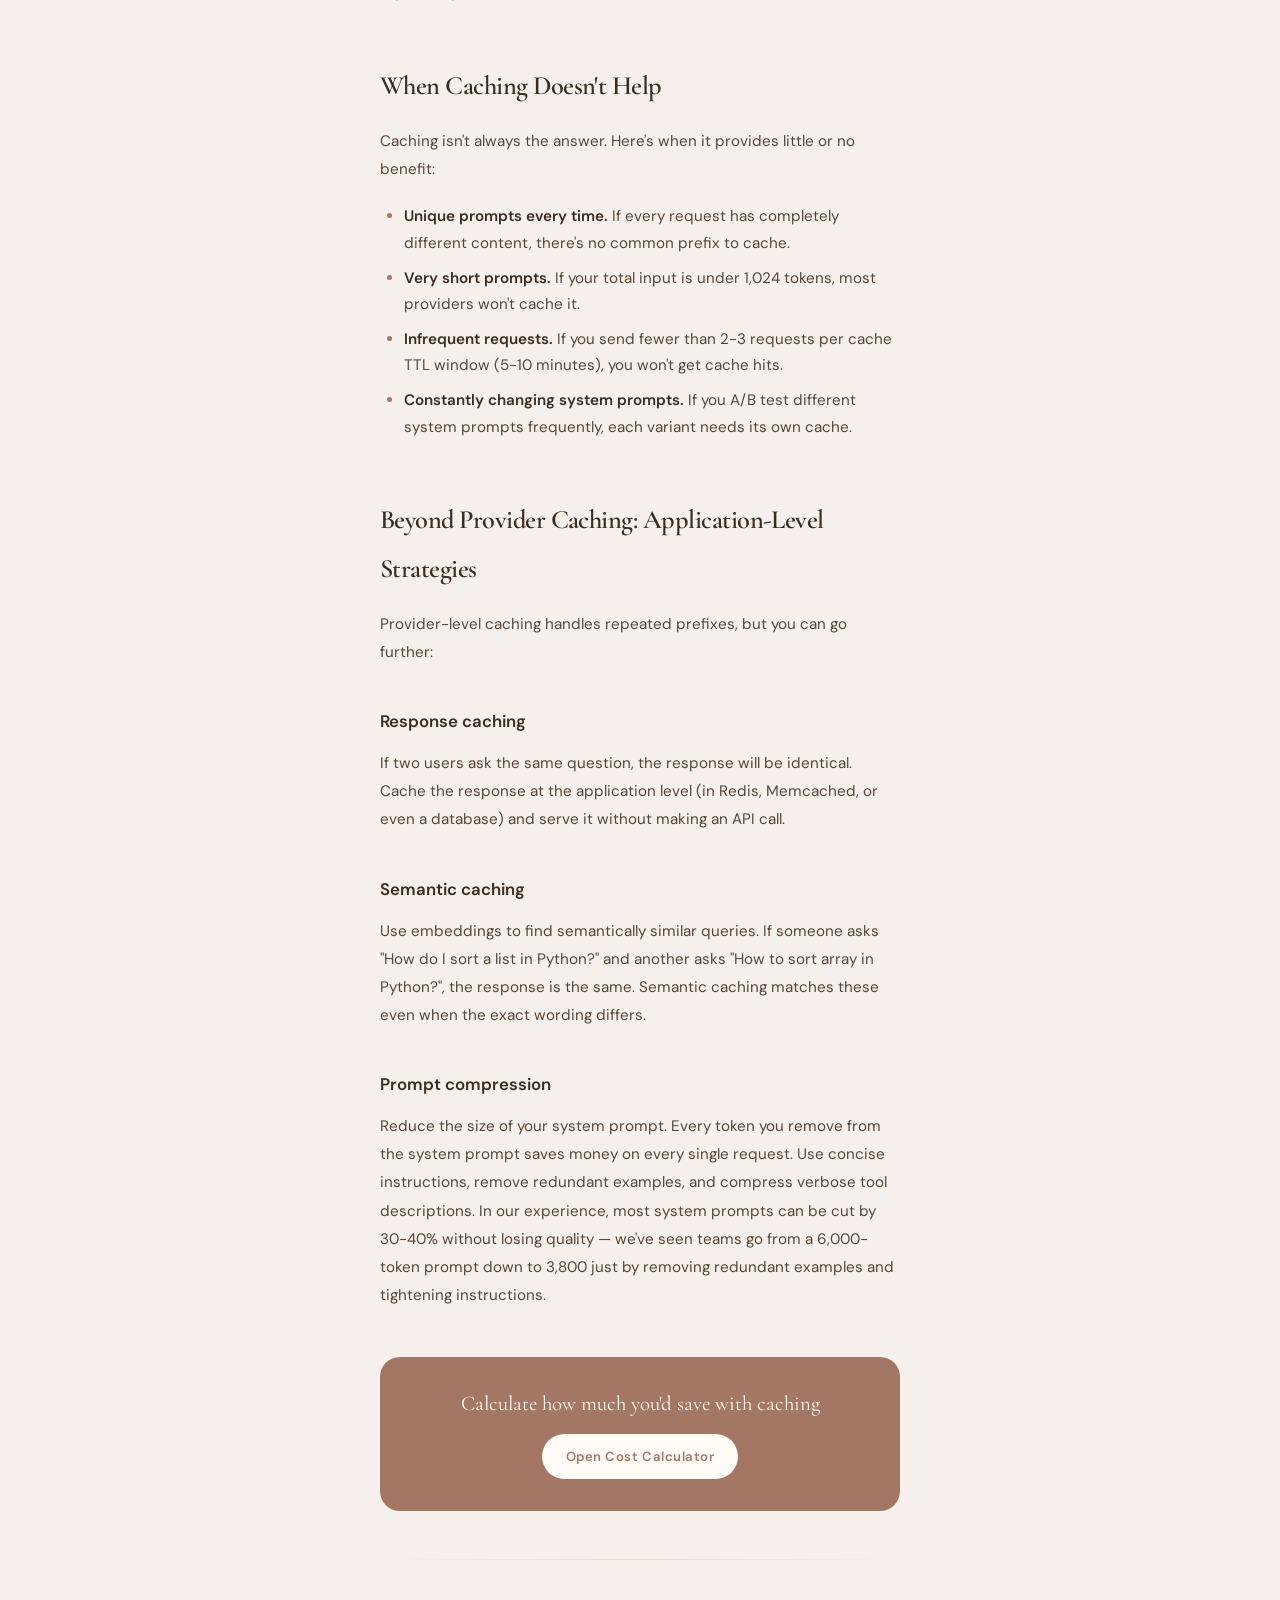
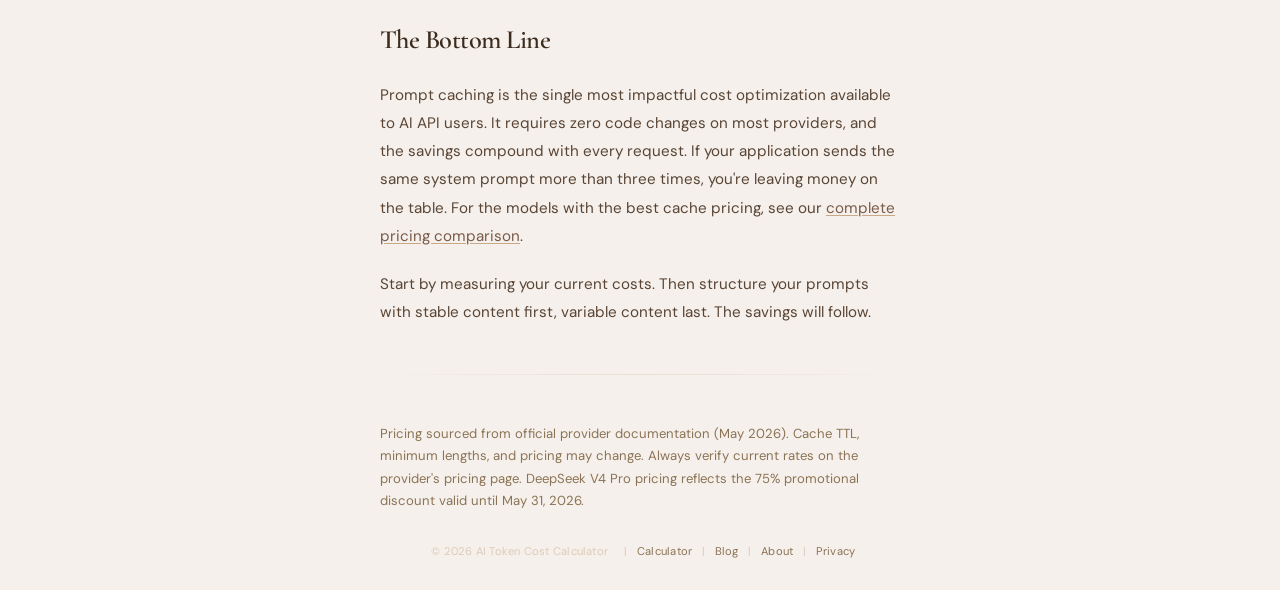
<file: blog/prompt-caching-guide.html>
<!DOCTYPE html>
<html lang="en">
<head>
  <meta charset="UTF-8">
  <meta name="viewport" content="width=device-width, initial-scale=1.0">
  <title>How to Save 90% on AI API Costs with Prompt Caching</title>
  <meta name="description" content="Prompt caching can reduce your AI API input costs by up to 90%. Learn how it works across OpenAI, Anthropic, Google, and DeepSeek — with real pricing examples and code patterns.">
  <meta name="keywords" content="prompt caching, AI API cost, save money AI, cached input tokens, OpenAI caching, Anthropic caching, DeepSeek caching, reduce API costs">
  <meta name="robots" content="index, follow">
  <link rel="canonical" href="https://tokencostcalc.com/blog/prompt-caching-guide.html">

  <meta property="og:title" content="How to Save 90% on AI API Costs with Prompt Caching">
  <meta property="og:description" content="Prompt caching can reduce your AI API input costs by up to 90%. A practical guide with real pricing examples.">
  <meta property="og:type" content="article">
  <meta property="og:url" content="https://tokencostcalc.com/blog/prompt-caching-guide.html">

  <script type="application/ld+json">
  {
    "@context": "https://schema.org",
    "@type": "BreadcrumbList",
    "itemListElement": [
      { "@type": "ListItem", "position": 1, "name": "Home", "item": "https://tokencostcalc.com" },
      { "@type": "ListItem", "position": 2, "name": "Blog", "item": "https://tokencostcalc.com/blog.html" },
      { "@type": "ListItem", "position": 3, "name": "Prompt Caching Guide" }
    ]
  }
  </script>
  <script type="application/ld+json">
  {
    "@context": "https://schema.org",
    "@type": "BlogPosting",
    "headline": "How to Save 90% on AI API Costs with Prompt Caching",
    "description": "Prompt caching can reduce your AI API input costs by up to 90%. Learn how it works with real pricing examples and code patterns.",
    "datePublished": "2026-05-03",
    "dateModified": "2026-05-03",
    "author": { "@type": "Person", "name": "zhu", "url": "https://tokencostcalc.com/about.html" },
    "publisher": { "@type": "Organization", "name": "AI Token Cost Calculator", "url": "https://tokencostcalc.com" },
    "mainEntityOfPage": "https://tokencostcalc.com/blog/prompt-caching-guide.html"
  }
  </script>

  <link rel="preconnect" href="https://fonts.googleapis.com">
  <link rel="preconnect" href="https://fonts.gstatic.com" crossorigin>
  <link rel="stylesheet" href="https://fonts.googleapis.com/css2?family=Cormorant+Garamond:ital,wght@0,400;0,600;1,400&family=DM+Sans:wght@300;400;500;600&display=swap">
  <link rel="stylesheet" href="../css/style.css">
  <link rel="stylesheet" href="../css/blog.css">
  <link rel="icon" type="image/png" href="../logo.png">
  <meta name="theme-color" content="#a47764">
</head>
<body>
  <div class="container">
    <header>
      <h1><a href="/" style="color: inherit; text-decoration: none;">AI Token Cost Calculator</a></h1>
      <div class="header-actions">
        <a href="/" class="header-link">Home</a>
      </div>
    </header>

    <article class="article">
      <a href="/blog.html" class="article-back">&larr; Blog</a>

      <header class="article-header">
        <h1 class="article-title">How to Save 90% on AI API Costs with Prompt Caching</h1>
        <p class="article-subtitle">Every major AI provider now offers prompt caching. Here's how it works, what it costs, and how to structure your prompts to maximize savings.</p>
        <div class="article-meta">
          <span class="article-date">May 3, 2026</span>
          <span class="article-tag">Guide</span>
        </div>
        <div class="article-author">By <strong>zhu</strong></div>
      </header>

      <div class="article-body">

        <p>If your application sends the same system prompt, tool definitions, or document context with every API request, you're paying for the same tokens over and over again. Prompt caching solves this by storing the processed representation of repeated text so the model doesn't have to recompute it. The result: input costs drop by 90% or more on cached tokens.</p>

        <p>The best part is that on most providers, caching happens automatically. You don't need to change your code — you just need to understand how it works and structure your prompts to take advantage of it.</p>

        <h2>How Prompt Caching Works</h2>

        <p>When you send a prompt to an AI model, the model processes every token from scratch — reading your system instructions, understanding the context, and building internal representations. This is expensive computation.</p>

        <p>Prompt caching stores the result of that initial processing. When you send the same prefix again (the beginning of your prompt), the provider recognizes it and reuses the cached computation. The model only needs to process the new, unique part of your request.</p>

        <blockquote>
          <p>Think of it like compiling code. The first time, the compiler processes everything from scratch. After that, it only recompiles what changed. Prompt caching does the same thing for your API calls.</p>
        </blockquote>

        <p>There are two costs associated with caching:</p>

        <ul>
          <li><strong>Cache write</strong> — The first time a prefix is cached, you pay a small premium (varies by provider). This happens once.</li>
          <li><strong>Cache read</strong> — Every subsequent call that hits the cache pays a dramatically reduced rate. This is where the 90% savings come from.</li>
        </ul>

        <h2>Caching Savings Across Providers</h2>

        <p>Every major provider offers prompt caching, but the savings and pricing models differ:</p>

        <ul>
          <li><strong>OpenAI & Google:</strong> ~90% savings on cached tokens. No premium on cache writes — you pay the same as normal input the first time.</li>
          <li><strong>Anthropic:</strong> ~90% savings on cache reads, but charges a 25% premium on cache writes. Caching only pays off if you send the same prefix 3+ times.</li>
          <li><strong>DeepSeek:</strong> 98-99% savings on cache reads — the most aggressive in the industry. At $0.0028/M, cached tokens are essentially free.</li>
        </ul>

        <p>For detailed cache pricing per model, see our <a href="/blog/openai-vs-anthropic-vs-google-pricing-2026.html">Complete API Pricing Comparison</a>.</p>

        <h2>How Much Can You Save? A Real Example</h2>

        <p>Let's say you're building an AI coding assistant with a 4,000-token system prompt that defines the assistant's behavior, coding standards, and tool instructions. This prompt is sent with every request. You handle 50,000 requests per day, each with 1,000 tokens of unique user input.</p>

        <h3>Without caching</h3>
        <p>Every request processes the full 5,000 tokens (4K system + 1K user input).</p>

        <table>
          <thead>
            <tr>
              <th>Model</th>
              <th>Daily Input Tokens</th>
              <th>Daily Cost</th>
              <th>Monthly Cost</th>
            </tr>
          </thead>
          <tbody>
            <tr>
              <td>GPT-5.5</td>
              <td>250M</td>
              <td>$1,250</td>
              <td>$37,500</td>
            </tr>
            <tr>
              <td>Claude Sonnet 4.6</td>
              <td>250M</td>
              <td>$750</td>
              <td>$22,500</td>
            </tr>
            <tr>
              <td>DeepSeek V4 Flash</td>
              <td>250M</td>
              <td>$35</td>
              <td>$1,050</td>
            </tr>
          </tbody>
        </table>

        <h3>With caching (system prompt cached)</h3>
        <p>The 4K system prompt is cached after the first request. Subsequent requests pay cache read pricing for those tokens.</p>

        <table>
          <thead>
            <tr>
              <th>Model</th>
              <th>Cache Write</th>
              <th>Cache Read</th>
              <th>Unique Input</th>
              <th>Daily Cost</th>
              <th>Monthly Cost</th>
            </tr>
          </thead>
          <tbody>
            <tr>
              <td>GPT-5.5</td>
              <td>$0.02</td>
              <td>$99.98</td>
              <td>$125.00</td>
              <td>$225</td>
              <td>$6,750</td>
            </tr>
            <tr>
              <td>Claude Sonnet 4.6</td>
              <td>$0.015</td>
              <td>$59.99</td>
              <td>$75.00</td>
              <td>$135</td>
              <td>$4,050</td>
            </tr>
            <tr>
              <td>DeepSeek V4 Flash</td>
              <td>$0.003</td>
              <td>$0.56</td>
              <td>$7.00</td>
              <td>$7.56</td>
              <td>$227</td>
            </tr>
          </tbody>
        </table>

        <p><strong>Savings with caching:</strong></p>
        <ul>
          <li>GPT-5.5: <strong>82% reduction</strong> ($37,500 → $6,750/month)</li>
          <li>Claude Sonnet 4.6: <strong>82% reduction</strong> ($22,500 → $4,050/month)</li>
          <li>DeepSeek V4 Flash: <strong>78% reduction</strong> ($1,050 → $227/month)</li>
        </ul>

        <blockquote>
          <p>A 4,000-token system prompt sent 50,000 times per day costs $1,250/day on GPT-5.5 without caching. With caching, it costs $225. That's $30,000 saved every month.</p>
        </blockquote>

        <h2>What Gets Cached?</h2>

        <p>Caching works on the <strong>prefix</strong> of your prompt — the beginning portion that stays the same across requests. Here's what typically qualifies:</p>

        <h3>System prompts</h3>
        <p>The instructions that define your assistant's behavior. These are usually identical across all requests and are the single biggest opportunity for caching.</p>

        <h3>Tool definitions</h3>
        <p>If you use function calling, the tool schemas are sent with every request. These can be thousands of tokens and rarely change — perfect for caching.</p>

        <h3>Document context</h3>
        <p>If you're building a RAG system where users ask questions about the same document, the document content stays the same across requests. Cache it.</p>

        <h3>Conversation history (partially)</h3>
        <p>In multi-turn conversations, earlier messages stay the same as new messages are added. The prefix of the conversation history can be cached.</p>

        <div class="info-box">
          <div class="info-box-title">Minimum Length Requirements</div>
          <p>Most providers require a minimum prompt length for caching to activate:</p>
          <p><strong>Anthropic:</strong> 1,024 tokens (Claude), 2,048 tokens (Opus)</p>
          <p><strong>OpenAI:</strong> 1,024 tokens</p>
          <p><strong>DeepSeek:</strong> Automatic, no published minimum</p>
        </div>

        <h2>How to Structure Prompts for Maximum Caching</h2>

        <p>The golden rule: <strong>put stable content at the beginning of your prompt, and variable content at the end.</strong></p>

        <h3>Good structure (cacheable)</h3>
        <p>System prompt → Tool definitions → Document context → User message</p>

        <p>The first three components are identical across requests. Only the user message changes. The provider caches everything up to the point where the content diverges.</p>

        <h3>Bad structure (not cacheable)</h3>
        <p>User message → System prompt → Tool definitions → Document context</p>

        <p>If the first token of your prompt changes every time (because it starts with the user's unique message), nothing gets cached. The provider can only cache a common prefix.</p>

        <div class="info-box">
          <div class="info-box-title">Practical Tip</div>
          <p>If you're using the OpenAI or Anthropic SDK, caching works automatically — you don't need to enable it. Just make sure your system prompt comes before any variable content in the messages array.</p>
        </div>

        <h2>Provider-Specific Details</h2>

        <h3>Anthropic (Claude)</h3>
        <p>Anthropic's caching is automatic for prompts over 1,024 tokens. The cache lives for 5 minutes by default — if you send the same prefix again within 5 minutes, it's a cache hit. For Opus models, the minimum is 2,048 tokens.</p>
        <p>Anthropic is the only provider that charges a premium for cache writes (25% above normal input price). This means caching is only worth it if you send the same prefix more than once. For a prompt sent twice, you break even. For anything sent three or more times, you save money.</p>

        <h3>OpenAI (GPT)</h3>
        <p>OpenAI's caching is also automatic for prompts over 1,024 tokens. Cache TTL is typically 5-10 minutes. There's no premium for cache writes — you pay the same as normal input on the first request, and 90% less on subsequent requests.</p>
        <p>OpenAI also offers a <strong>Batch API</strong> with 50% off all tokens for non-real-time workloads (24-hour turnaround). If your use case allows async processing, combine batching with caching for maximum savings.</p>

        <h3>DeepSeek</h3>
        <p>DeepSeek offers the most aggressive cache pricing in the industry. Cache reads on V4 Flash cost $0.0028/M — that's 98% cheaper than the normal $0.14/M input price. For high-volume agent applications, this makes cached tokens essentially free.</p>
        <p>DeepSeek's caching applies automatically. There's no minimum length requirement published, and the cache duration is generous for repeated prefixes.</p>

        <h2>When Caching Doesn't Help</h2>

        <p>Caching isn't always the answer. Here's when it provides little or no benefit:</p>

        <ul>
          <li><strong>Unique prompts every time.</strong> If every request has completely different content, there's no common prefix to cache.</li>
          <li><strong>Very short prompts.</strong> If your total input is under 1,024 tokens, most providers won't cache it.</li>
          <li><strong>Infrequent requests.</strong> If you send fewer than 2-3 requests per cache TTL window (5-10 minutes), you won't get cache hits.</li>
          <li><strong>Constantly changing system prompts.</strong> If you A/B test different system prompts frequently, each variant needs its own cache.</li>
        </ul>

        <h2>Beyond Provider Caching: Application-Level Strategies</h2>

        <p>Provider-level caching handles repeated prefixes, but you can go further:</p>

        <h3>Response caching</h3>
        <p>If two users ask the same question, the response will be identical. Cache the response at the application level (in Redis, Memcached, or even a database) and serve it without making an API call.</p>

        <h3>Semantic caching</h3>
        <p>Use embeddings to find semantically similar queries. If someone asks "How do I sort a list in Python?" and another asks "How to sort array in Python?", the response is the same. Semantic caching matches these even when the exact wording differs.</p>

        <h3>Prompt compression</h3>
        <p>Reduce the size of your system prompt. Every token you remove from the system prompt saves money on every single request. Use concise instructions, remove redundant examples, and compress verbose tool descriptions. In our experience, most system prompts can be cut by 30-40% without losing quality — we've seen teams go from a 6,000-token prompt down to 3,800 just by removing redundant examples and tightening instructions.</p>

        <div class="cta-box">
          <p>Calculate how much you'd save with caching</p>
          <a href="/">Open Cost Calculator</a>
        </div>

        <div class="article-divider"></div>

        <h2>The Bottom Line</h2>

        <p>Prompt caching is the single most impactful cost optimization available to AI API users. It requires zero code changes on most providers, and the savings compound with every request. If your application sends the same system prompt more than three times, you're leaving money on the table. For the models with the best cache pricing, see our <a href="/blog/openai-vs-anthropic-vs-google-pricing-2026.html">complete pricing comparison</a>.</p>

        <p>Start by measuring your current costs. Then structure your prompts with stable content first, variable content last. The savings will follow.</p>

        <div class="article-divider"></div>

        <p style="font-size: 0.82rem; color: var(--brown-soft); line-height: 1.7;">Pricing sourced from official provider documentation (May 2026). Cache TTL, minimum lengths, and pricing may change. Always verify current rates on the provider's pricing page. DeepSeek V4 Pro pricing reflects the 75% promotional discount valid until May 31, 2026.</p>

      </div>
    </article>

    <footer>
      <span>© 2026 AI Token Cost Calculator</span>
      <span>|</span>
      <a href="/">Calculator</a>
      <span>|</span>
      <a href="/blog.html">Blog</a>
      <span>|</span>
      <a href="/about.html">About</a>
      <span>|</span>
      <a href="/privacy.html">Privacy</a>
    </footer>
  </div>

  <script>
    document.addEventListener("DOMContentLoaded", () => {
      document.body.classList.add("ready");
    });
  </script>
</body>
</html>
</file>
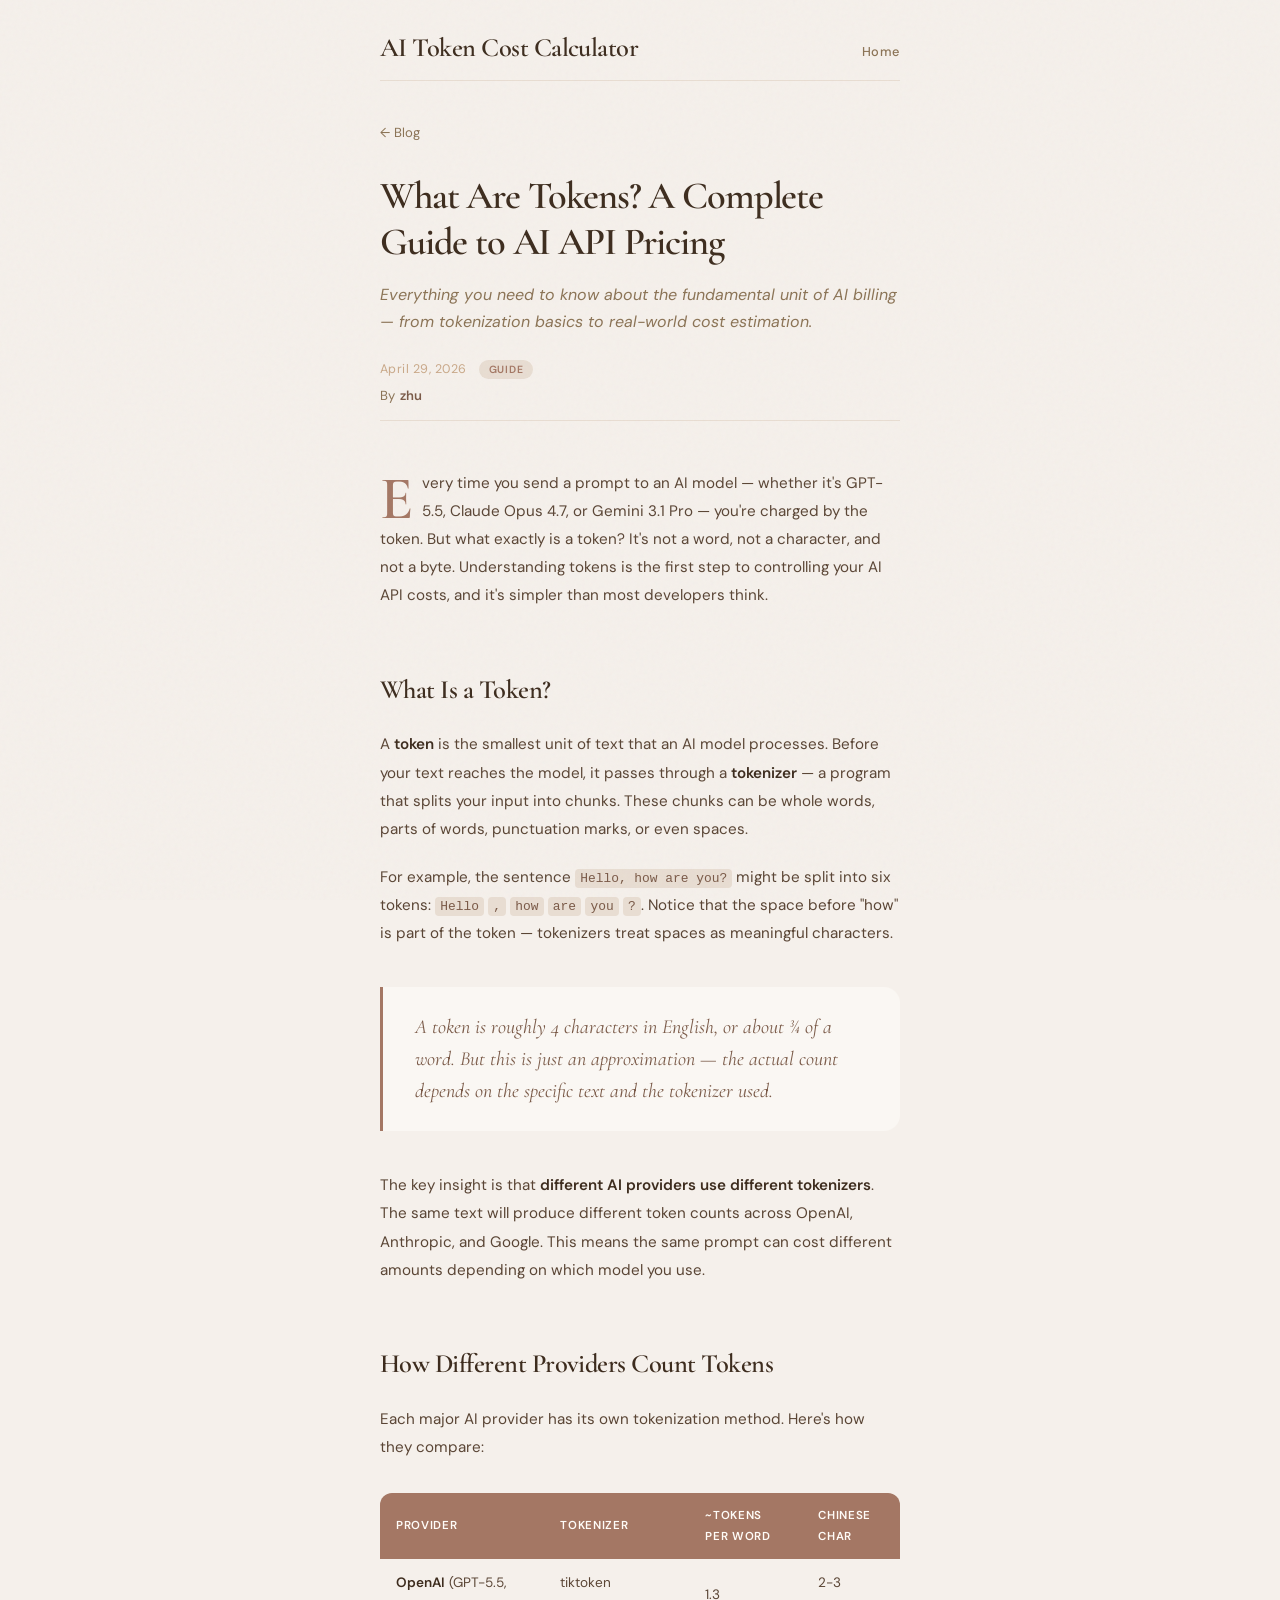
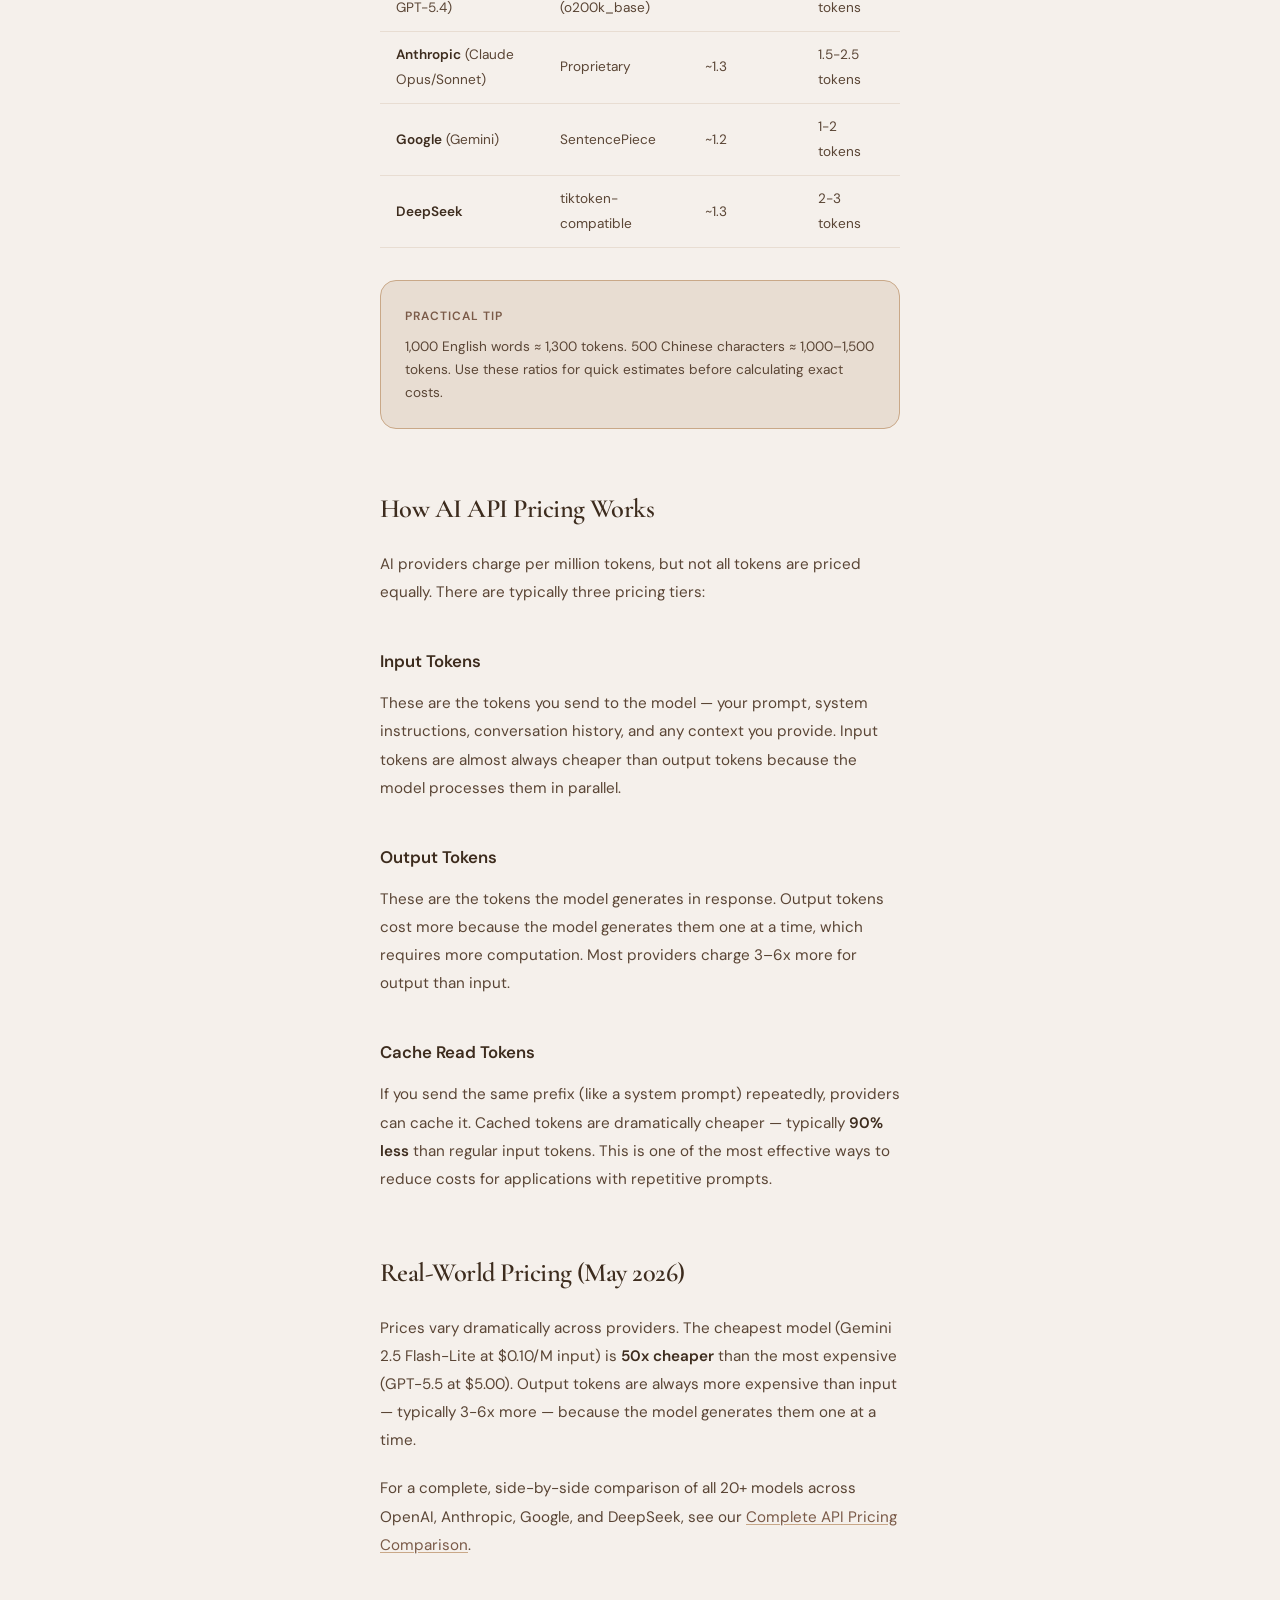
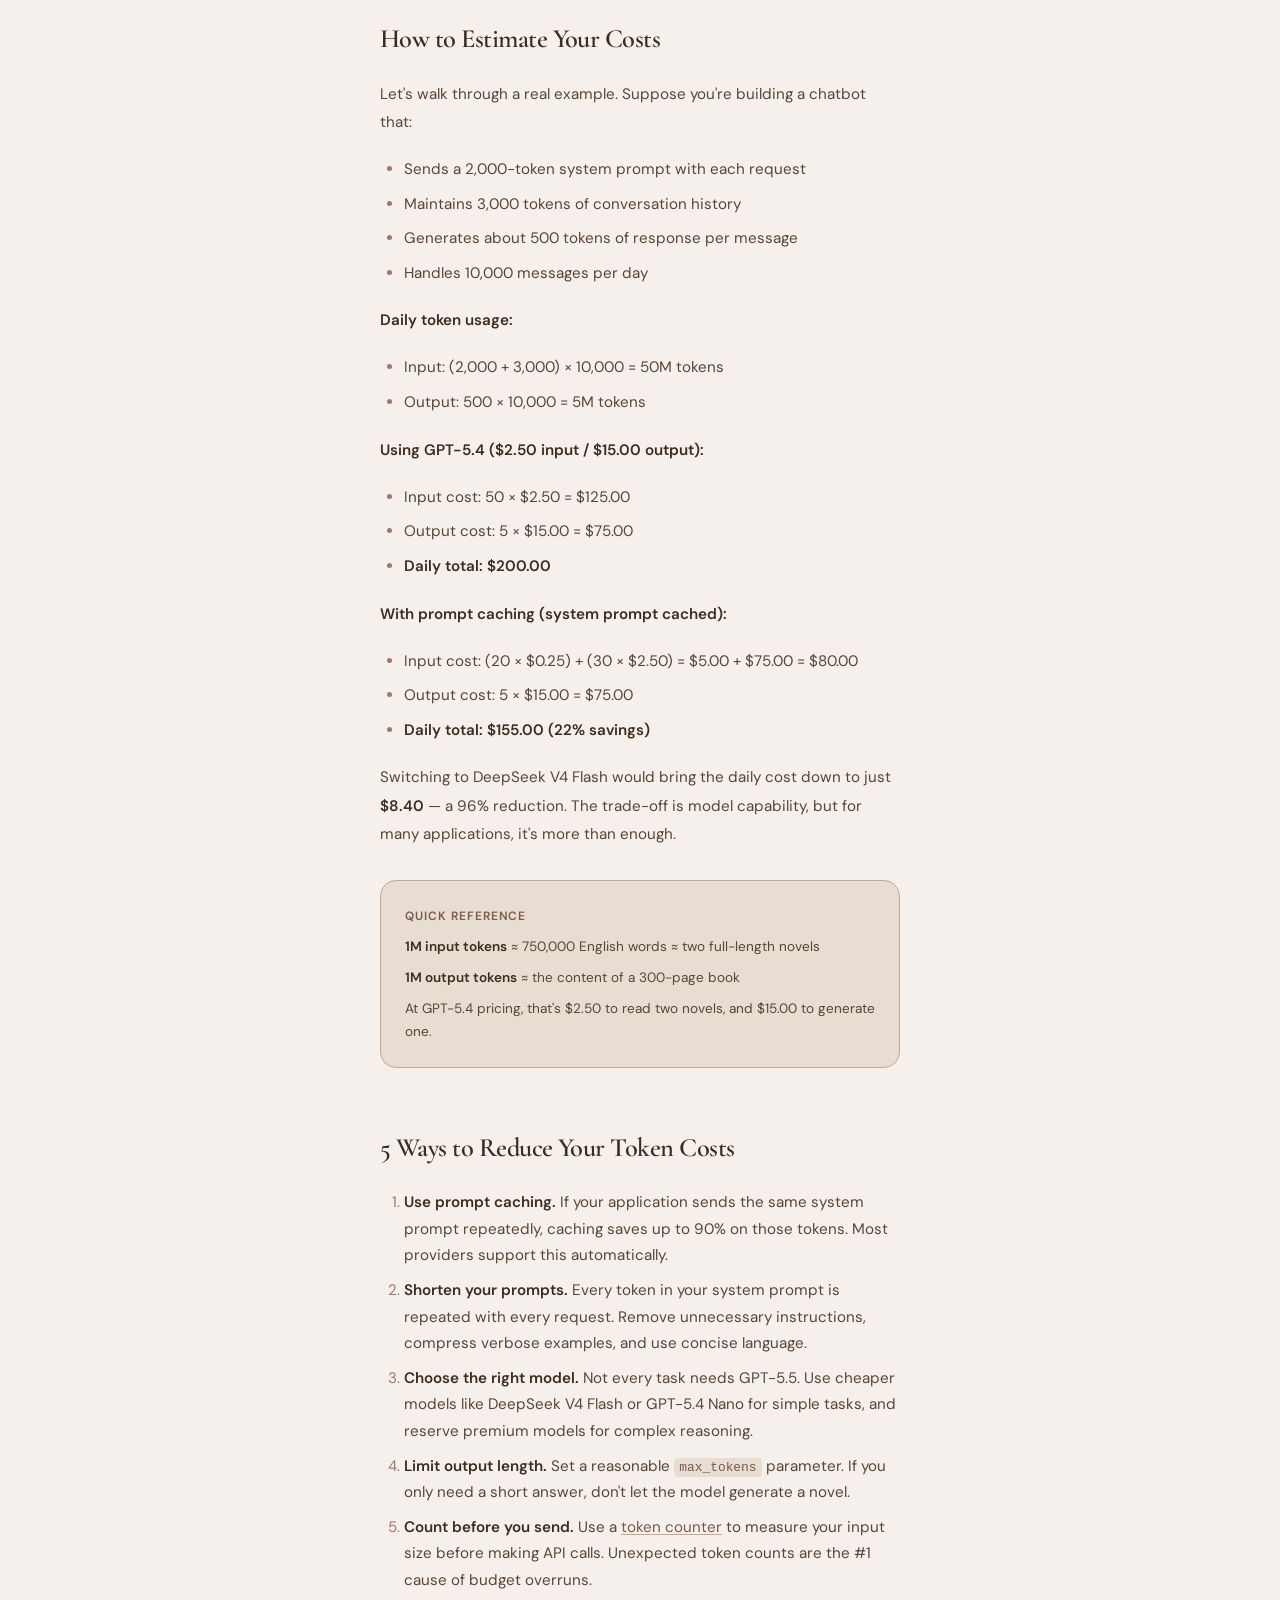
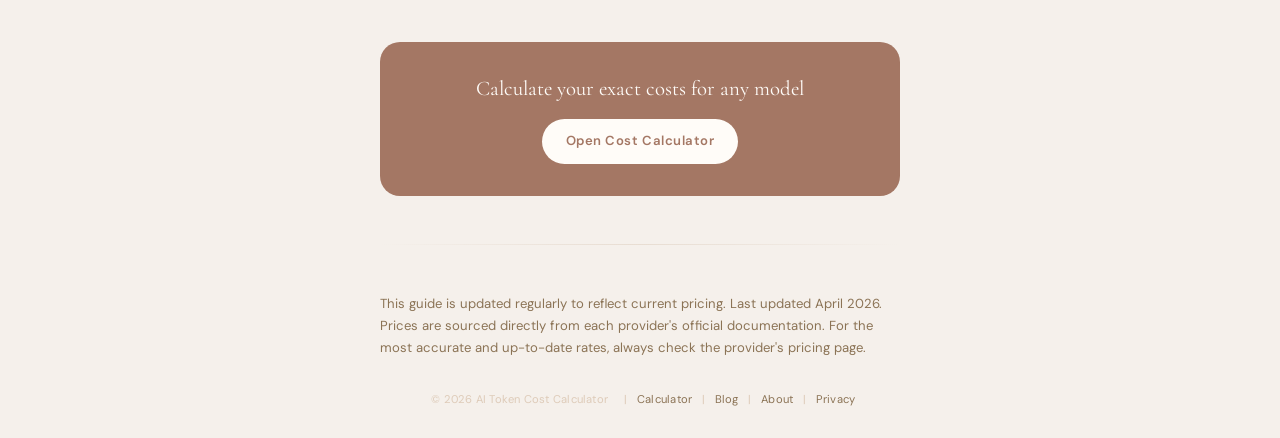
<file: blog/token-pricing-guide.html>
<!DOCTYPE html>
<html lang="en">
<head>
  <meta charset="UTF-8">
  <meta name="viewport" content="width=device-width, initial-scale=1.0">
  <title>What Are Tokens? A Complete Guide to AI API Pricing</title>
  <meta name="description" content="Learn what tokens are, how AI providers count them differently, and how to estimate your API costs. A practical guide for developers using OpenAI, Claude, Gemini, and DeepSeek.">
  <meta name="keywords" content="AI tokens, token pricing, API cost, GPT tokens, Claude tokens, tiktoken, token counter, AI API billing">
  <meta name="robots" content="index, follow">
  <link rel="canonical" href="https://tokencostcalc.com/blog/token-pricing-guide.html">

  <meta property="og:title" content="What Are Tokens? A Complete Guide to AI API Pricing">
  <meta property="og:description" content="Learn what tokens are, how AI providers count them differently, and how to estimate your API costs.">
  <meta property="og:type" content="article">
  <meta property="og:url" content="https://tokencostcalc.com/blog/token-pricing-guide.html">

  <script type="application/ld+json">
  {
    "@context": "https://schema.org",
    "@type": "BreadcrumbList",
    "itemListElement": [
      { "@type": "ListItem", "position": 1, "name": "Home", "item": "https://tokencostcalc.com" },
      { "@type": "ListItem", "position": 2, "name": "Blog", "item": "https://tokencostcalc.com/blog.html" },
      { "@type": "ListItem", "position": 3, "name": "What Are Tokens? Guide" }
    ]
  }
  </script>
  <script type="application/ld+json">
  {
    "@context": "https://schema.org",
    "@type": "BlogPosting",
    "headline": "What Are Tokens? A Complete Guide to AI API Pricing",
    "description": "Learn what tokens are, how AI providers count them differently, and how to estimate your API costs.",
    "datePublished": "2026-04-29",
    "dateModified": "2026-04-29",
    "author": { "@type": "Person", "name": "zhu", "url": "https://tokencostcalc.com/about.html" },
    "publisher": { "@type": "Organization", "name": "AI Token Cost Calculator", "url": "https://tokencostcalc.com" },
    "mainEntityOfPage": "https://tokencostcalc.com/blog/token-pricing-guide.html"
  }
  </script>

  <link rel="preconnect" href="https://fonts.googleapis.com">
  <link rel="preconnect" href="https://fonts.gstatic.com" crossorigin>
  <link rel="stylesheet" href="https://fonts.googleapis.com/css2?family=Cormorant+Garamond:ital,wght@0,400;0,600;1,400&family=DM+Sans:wght@300;400;500;600&display=swap">
  <link rel="stylesheet" href="../css/style.css">
  <link rel="stylesheet" href="../css/blog.css">
  <link rel="icon" type="image/png" href="../logo.png">
  <meta name="theme-color" content="#a47764">
</head>
<body>
  <div class="container">
    <header>
      <h1><a href="/" style="color: inherit; text-decoration: none;">AI Token Cost Calculator</a></h1>
      <div class="header-actions">
        <a href="/" class="header-link">Home</a>
      </div>
    </header>

    <article class="article">
      <a href="/blog.html" class="article-back">&larr; Blog</a>

      <header class="article-header">
        <h1 class="article-title">What Are Tokens? A Complete Guide to AI API Pricing</h1>
        <p class="article-subtitle">Everything you need to know about the fundamental unit of AI billing — from tokenization basics to real-world cost estimation.</p>
        <div class="article-meta">
          <span class="article-date">April 29, 2026</span>
          <span class="article-tag">Guide</span>
        </div>
        <div class="article-author">By <strong>zhu</strong></div>
      </header>

      <div class="article-body">

        <p>Every time you send a prompt to an AI model — whether it's GPT-5.5, Claude Opus 4.7, or Gemini 3.1 Pro — you're charged by the token. But what exactly is a token? It's not a word, not a character, and not a byte. Understanding tokens is the first step to controlling your AI API costs, and it's simpler than most developers think.</p>

        <h2>What Is a Token?</h2>

        <p>A <strong>token</strong> is the smallest unit of text that an AI model processes. Before your text reaches the model, it passes through a <strong>tokenizer</strong> — a program that splits your input into chunks. These chunks can be whole words, parts of words, punctuation marks, or even spaces.</p>

        <p>For example, the sentence <code>Hello, how are you?</code> might be split into six tokens: <code>Hello</code> <code>,</code> <code> how</code> <code> are</code> <code> you</code> <code>?</code>. Notice that the space before "how" is part of the token — tokenizers treat spaces as meaningful characters.</p>

        <blockquote>
          <p>A token is roughly 4 characters in English, or about ¾ of a word. But this is just an approximation — the actual count depends on the specific text and the tokenizer used.</p>
        </blockquote>

        <p>The key insight is that <strong>different AI providers use different tokenizers</strong>. The same text will produce different token counts across OpenAI, Anthropic, and Google. This means the same prompt can cost different amounts depending on which model you use.</p>

        <h2>How Different Providers Count Tokens</h2>

        <p>Each major AI provider has its own tokenization method. Here's how they compare:</p>

        <table>
          <thead>
            <tr>
              <th>Provider</th>
              <th>Tokenizer</th>
              <th>~Tokens per Word</th>
              <th>Chinese Char</th>
            </tr>
          </thead>
          <tbody>
            <tr>
              <td><strong>OpenAI</strong> (GPT-5.5, GPT-5.4)</td>
              <td>tiktoken (o200k_base)</td>
              <td>1.3</td>
              <td>2-3 tokens</td>
            </tr>
            <tr>
              <td><strong>Anthropic</strong> (Claude Opus/Sonnet)</td>
              <td>Proprietary</td>
              <td>~1.3</td>
              <td>1.5-2.5 tokens</td>
            </tr>
            <tr>
              <td><strong>Google</strong> (Gemini)</td>
              <td>SentencePiece</td>
              <td>~1.2</td>
              <td>1-2 tokens</td>
            </tr>
            <tr>
              <td><strong>DeepSeek</strong></td>
              <td>tiktoken-compatible</td>
              <td>~1.3</td>
              <td>2-3 tokens</td>
            </tr>
          </tbody>
        </table>

        <div class="info-box">
          <div class="info-box-title">Practical Tip</div>
          <p>1,000 English words ≈ 1,300 tokens. 500 Chinese characters ≈ 1,000–1,500 tokens. Use these ratios for quick estimates before calculating exact costs.</p>
        </div>

        <h2>How AI API Pricing Works</h2>

        <p>AI providers charge per million tokens, but not all tokens are priced equally. There are typically three pricing tiers:</p>

        <h3>Input Tokens</h3>
        <p>These are the tokens you send to the model — your prompt, system instructions, conversation history, and any context you provide. Input tokens are almost always cheaper than output tokens because the model processes them in parallel.</p>

        <h3>Output Tokens</h3>
        <p>These are the tokens the model generates in response. Output tokens cost more because the model generates them one at a time, which requires more computation. Most providers charge 3–6x more for output than input.</p>

        <h3>Cache Read Tokens</h3>
        <p>If you send the same prefix (like a system prompt) repeatedly, providers can cache it. Cached tokens are dramatically cheaper — typically <strong>90% less</strong> than regular input tokens. This is one of the most effective ways to reduce costs for applications with repetitive prompts.</p>

        <h2>Real-World Pricing (May 2026)</h2>

        <p>Prices vary dramatically across providers. The cheapest model (Gemini 2.5 Flash-Lite at $0.10/M input) is <strong>50x cheaper</strong> than the most expensive (GPT-5.5 at $5.00). Output tokens are always more expensive than input — typically 3-6x more — because the model generates them one at a time.</p>

        <p>For a complete, side-by-side comparison of all 20+ models across OpenAI, Anthropic, Google, and DeepSeek, see our <a href="/blog/openai-vs-anthropic-vs-google-pricing-2026.html">Complete API Pricing Comparison</a>.</p>

        <h2>How to Estimate Your Costs</h2>

        <p>Let's walk through a real example. Suppose you're building a chatbot that:</p>

        <ul>
          <li>Sends a 2,000-token system prompt with each request</li>
          <li>Maintains 3,000 tokens of conversation history</li>
          <li>Generates about 500 tokens of response per message</li>
          <li>Handles 10,000 messages per day</li>
        </ul>

        <p><strong>Daily token usage:</strong></p>
        <ul>
          <li>Input: (2,000 + 3,000) × 10,000 = 50M tokens</li>
          <li>Output: 500 × 10,000 = 5M tokens</li>
        </ul>

        <p><strong>Using GPT-5.4 ($2.50 input / $15.00 output):</strong></p>
        <ul>
          <li>Input cost: 50 × $2.50 = $125.00</li>
          <li>Output cost: 5 × $15.00 = $75.00</li>
          <li><strong>Daily total: $200.00</strong></li>
        </ul>

        <p><strong>With prompt caching (system prompt cached):</strong></p>
        <ul>
          <li>Input cost: (20 × $0.25) + (30 × $2.50) = $5.00 + $75.00 = $80.00</li>
          <li>Output cost: 5 × $15.00 = $75.00</li>
          <li><strong>Daily total: $155.00 (22% savings)</strong></li>
        </ul>

        <p>Switching to DeepSeek V4 Flash would bring the daily cost down to just <strong>$8.40</strong> — a 96% reduction. The trade-off is model capability, but for many applications, it's more than enough.</p>

        <div class="info-box">
          <div class="info-box-title">Quick Reference</div>
          <p><strong>1M input tokens</strong> ≈ 750,000 English words ≈ two full-length novels</p>
          <p><strong>1M output tokens</strong> ≈ the content of a 300-page book</p>
          <p>At GPT-5.4 pricing, that's $2.50 to read two novels, and $15.00 to generate one.</p>
        </div>

        <h2>5 Ways to Reduce Your Token Costs</h2>

        <ol>
          <li><strong>Use prompt caching.</strong> If your application sends the same system prompt repeatedly, caching saves up to 90% on those tokens. Most providers support this automatically.</li>
          <li><strong>Shorten your prompts.</strong> Every token in your system prompt is repeated with every request. Remove unnecessary instructions, compress verbose examples, and use concise language.</li>
          <li><strong>Choose the right model.</strong> Not every task needs GPT-5.5. Use cheaper models like DeepSeek V4 Flash or GPT-5.4 Nano for simple tasks, and reserve premium models for complex reasoning.</li>
          <li><strong>Limit output length.</strong> Set a reasonable <code>max_tokens</code> parameter. If you only need a short answer, don't let the model generate a novel.</li>
          <li><strong>Count before you send.</strong> Use a <a href="/">token counter</a> to measure your input size before making API calls. Unexpected token counts are the #1 cause of budget overruns.</li>
        </ol>

        <div class="cta-box">
          <p>Calculate your exact costs for any model</p>
          <a href="/">Open Cost Calculator</a>
        </div>

        <div class="article-divider"></div>

        <p style="font-size: 0.82rem; color: var(--brown-soft); line-height: 1.7;">This guide is updated regularly to reflect current pricing. Last updated April 2026. Prices are sourced directly from each provider's official documentation. For the most accurate and up-to-date rates, always check the provider's pricing page.</p>

      </div>
    </article>

    <footer>
      <span>© 2026 AI Token Cost Calculator</span>
      <span>|</span>
      <a href="/">Calculator</a>
      <span>|</span>
      <a href="/blog.html">Blog</a>
      <span>|</span>
      <a href="/about.html">About</a>
      <span>|</span>
      <a href="/privacy.html">Privacy</a>
    </footer>
  </div>

  <script>
    document.addEventListener("DOMContentLoaded", () => {
      document.body.classList.add("ready");
    });
  </script>
</body>
</html>
</file>
<file: css/style.css>
:root {
  --bg: #f5f0eb;
  --bg-card: #faf7f3;
  --mocha: #a47764;
  --mocha-light: #c9a888;
  --mocha-pale: #e8ddd2;
  --mocha-deep: #7a5a48;
  --brown-dark: #3d2c1e;
  --brown-mid: #5a4535;
  --brown-soft: #8b7355;
  --white: #fffcf8;
  --shadow: rgba(61, 44, 30, 0.08);
  --shadow-md: rgba(61, 44, 30, 0.12);
}

* {
  margin: 0;
  padding: 0;
  box-sizing: border-box;
}

body {
  font-family: 'DM Sans', sans-serif;
  background: var(--bg);
  color: var(--brown-dark);
  min-height: 100vh;
  display: flex;
  flex-direction: column;
  align-items: center;
  padding: 2rem 1rem;
  opacity: 0;
  transition: opacity 0.6s ease;
}

body.ready {
  opacity: 1;
}

/* noise texture overlay */
body::before {
  content: '';
  position: fixed;
  inset: 0;
  background-image: url("data:image/svg+xml,%3Csvg viewBox='0 0 256 256' xmlns='http://www.w3.org/2000/svg'%3E%3Cfilter id='n'%3E%3CfeTurbulence type='fractalNoise' baseFrequency='0.9' numOctaves='4' stitchTiles='stitch'/%3E%3C/filter%3E%3Crect width='100%25' height='100%25' filter='url(%23n)' opacity='0.03'/%3E%3C/svg%3E");
  pointer-events: none;
  z-index: 1;
}

.container {
  width: 100%;
  max-width: 520px;
}

/* ── Header ── */
header {
  display: flex;
  justify-content: space-between;
  align-items: baseline;
  margin-bottom: 2.5rem;
  padding-bottom: 1rem;
  border-bottom: 1px solid var(--mocha-pale);
}

header h1 {
  font-family: 'Cormorant Garamond', serif;
  font-weight: 600;
  font-size: 1.65rem;
  color: var(--brown-dark);
  letter-spacing: -0.02em;
}

.header-actions {
  display: flex;
  align-items: center;
  gap: 0.75rem;
}

.header-link {
  font-family: 'DM Sans', sans-serif;
  font-size: 0.8rem;
  font-weight: 500;
  color: var(--brown-soft);
  text-decoration: none;
  letter-spacing: 0.04em;
  transition: color 0.25s ease;
}

.header-link:hover {
  color: var(--mocha-deep);
}

#lang-toggle {
  background: none;
  border: 1px solid var(--mocha-pale);
  color: var(--brown-soft);
  font-family: 'DM Sans', sans-serif;
  font-size: 0.8rem;
  font-weight: 500;
  padding: 0.35rem 0.8rem;
  border-radius: 2rem;
  cursor: pointer;
  transition: all 0.25s ease;
  letter-spacing: 0.04em;
}

#lang-toggle:hover {
  border-color: var(--mocha);
  color: var(--mocha-deep);
  background: var(--white);
}

/* ── Tabs ── */
.tabs {
  display: flex;
  gap: 0.5rem;
  margin-bottom: 1.25rem;
}

.tab {
  flex: 1;
  padding: 0.65rem 1rem;
  font-family: 'DM Sans', sans-serif;
  font-size: 0.82rem;
  font-weight: 500;
  letter-spacing: 0.03em;
  color: var(--brown-soft);
  background: var(--bg-card);
  border: 1px solid var(--mocha-pale);
  border-radius: 0.75rem;
  cursor: pointer;
  transition: all 0.25s ease;
}

.tab:hover {
  border-color: var(--mocha-light);
  color: var(--mocha-deep);
}

.tab.active {
  background: var(--mocha);
  border-color: var(--mocha);
  color: var(--white);
}

/* ── Card ── */
.card {
  background: var(--bg-card);
  border-radius: 1.25rem;
  padding: 2rem;
  box-shadow:
    0 1px 3px var(--shadow),
    0 8px 24px var(--shadow);
  border: 1px solid rgba(164, 119, 100, 0.08);
}

/* ── Form fields ── */
.field {
  margin-bottom: 1.5rem;
}

.field:last-child {
  margin-bottom: 0;
}

.field label {
  display: block;
  font-size: 0.75rem;
  font-weight: 500;
  color: var(--brown-soft);
  text-transform: uppercase;
  letter-spacing: 0.08em;
  margin-bottom: 0.5rem;
}

.field select,
.field input[type="text"] {
  width: 100%;
  padding: 0.75rem 1rem;
  font-family: 'DM Sans', sans-serif;
  font-size: 0.95rem;
  color: var(--brown-dark);
  background: var(--white);
  border: 1px solid var(--mocha-pale);
  border-radius: 0.75rem;
  outline: none;
  transition: border-color 0.2s ease, box-shadow 0.2s ease;
  appearance: none;
  -webkit-appearance: none;
}

.field select {
  background-image: url("data:image/svg+xml,%3Csvg width='12' height='8' viewBox='0 0 12 8' fill='none' xmlns='http://www.w3.org/2000/svg'%3E%3Cpath d='M1 1.5L6 6.5L11 1.5' stroke='%238b7355' stroke-width='1.5' stroke-linecap='round' stroke-linejoin='round'/%3E%3C/svg%3E");
  background-repeat: no-repeat;
  background-position: right 1rem center;
  padding-right: 2.5rem;
  cursor: pointer;
}

.field select:focus,
.field input[type="text"]:focus {
  border-color: var(--mocha);
  box-shadow: 0 0 0 3px rgba(164, 119, 100, 0.12);
}

.field input[type="text"]::placeholder {
  color: var(--mocha-pale);
  font-weight: 300;
}

/* ── Textarea ── */
textarea {
  width: 100%;
  padding: 0.75rem 1rem;
  font-family: 'DM Sans', sans-serif;
  font-size: 0.9rem;
  line-height: 1.6;
  color: var(--brown-dark);
  background: var(--white);
  border: 1px solid var(--mocha-pale);
  border-radius: 0.75rem;
  outline: none;
  resize: vertical;
  min-height: 120px;
  transition: border-color 0.2s ease, box-shadow 0.2s ease;
}

textarea::placeholder {
  color: var(--mocha-pale);
  font-weight: 300;
}

textarea:focus {
  border-color: var(--mocha);
  box-shadow: 0 0 0 3px rgba(164, 119, 100, 0.12);
}

/* ── Token Counter Results ── */
.tc-results {
  display: flex;
  flex-direction: column;
  gap: 0.75rem;
}

.tc-row {
  display: flex;
  justify-content: space-between;
  align-items: baseline;
  padding: 0.5rem 0;
}

.tc-label {
  font-size: 0.85rem;
  color: var(--brown-soft);
}

.tc-value {
  font-family: 'Cormorant Garamond', serif;
  font-size: 1.5rem;
  font-weight: 600;
  color: var(--mocha-deep);
  font-variant-numeric: tabular-nums;
}

.tc-note {
  margin-top: 1rem;
  font-size: 0.72rem;
  color: var(--mocha-light);
  font-style: italic;
  text-align: center;
}

/* ── Slider ── */
.slider-wrap {
  display: flex;
  align-items: center;
  gap: 1rem;
}

.slider-wrap input[type="range"] {
  flex: 1;
  -webkit-appearance: none;
  appearance: none;
  height: 6px;
  background: linear-gradient(to right, var(--mocha), var(--mocha-light));
  border-radius: 3px;
  outline: none;
  cursor: pointer;
}

.slider-wrap input[type="range"]::-webkit-slider-thumb {
  -webkit-appearance: none;
  width: 20px;
  height: 20px;
  border-radius: 50%;
  background: var(--white);
  border: 2px solid var(--mocha);
  box-shadow: 0 2px 6px var(--shadow-md);
  cursor: pointer;
  transition: transform 0.15s ease;
}

.slider-wrap input[type="range"]::-webkit-slider-thumb:hover {
  transform: scale(1.15);
}

.slider-wrap input[type="range"]::-moz-range-thumb {
  width: 20px;
  height: 20px;
  border-radius: 50%;
  background: var(--white);
  border: 2px solid var(--mocha);
  box-shadow: 0 2px 6px var(--shadow-md);
  cursor: pointer;
}

.slider-value {
  min-width: 3rem;
  text-align: right;
  font-size: 0.95rem;
  font-weight: 600;
  color: var(--mocha-deep);
  font-variant-numeric: tabular-nums;
}

/* ── Divider ── */
.divider {
  height: 1px;
  background: linear-gradient(to right, transparent, var(--mocha-pale), transparent);
  margin: 2rem 0;
}

/* ── Results ── */
.results-header {
  font-family: 'Cormorant Garamond', serif;
  font-size: 1.1rem;
  font-weight: 600;
  color: var(--brown-mid);
  margin-bottom: 1.25rem;
}

.result-row {
  display: flex;
  justify-content: space-between;
  align-items: baseline;
  padding: 0.6rem 0;
}

.result-row .label {
  font-size: 0.85rem;
  color: var(--brown-soft);
}

.result-row .label span {
  font-size: 0.75rem;
  color: var(--mocha-light);
  margin-left: 0.4rem;
}

.result-row .amount {
  font-variant-numeric: tabular-nums;
  font-weight: 500;
  font-size: 0.95rem;
  color: var(--brown-dark);
}

.result-divider {
  height: 1px;
  background: var(--mocha-pale);
  margin: 0.5rem 0;
}

.result-total {
  display: flex;
  justify-content: space-between;
  align-items: baseline;
  padding-top: 0.75rem;
}

.result-total .label {
  font-family: 'Cormorant Garamond', serif;
  font-size: 1.15rem;
  font-weight: 600;
  color: var(--brown-dark);
}

.result-total .amount {
  font-family: 'Cormorant Garamond', serif;
  font-size: 1.6rem;
  font-weight: 600;
  color: var(--mocha-deep);
  font-variant-numeric: tabular-nums;
}

/* ── Static pages (about, privacy) ── */
.static-page h2 {
  font-family: 'Cormorant Garamond', serif;
  font-size: 1.5rem;
  font-weight: 600;
  color: var(--brown-dark);
  margin-bottom: 1.25rem;
}

.static-page h3 {
  font-family: 'DM Sans', sans-serif;
  font-size: 0.95rem;
  font-weight: 600;
  color: var(--brown-dark);
  margin-top: 1.5rem;
  margin-bottom: 0.5rem;
}

.static-page p {
  font-size: 0.85rem;
  line-height: 1.75;
  color: var(--brown-soft);
  margin-bottom: 0.75rem;
}

.static-page ul {
  padding-left: 1.25rem;
  margin-bottom: 0.75rem;
}

.static-page li {
  font-size: 0.85rem;
  line-height: 1.75;
  color: var(--brown-soft);
  margin-bottom: 0.25rem;
}

.static-page a {
  color: var(--mocha-deep);
  text-decoration: underline;
  text-underline-offset: 2px;
}

.static-page a:hover {
  color: var(--mocha);
}

/* ── Footer ── */
footer a {
  color: var(--brown-soft);
  text-decoration: none;
  transition: color 0.2s ease;
}

footer a:hover {
  color: var(--mocha-deep);
}
footer {
  margin-top: 2rem;
  text-align: center;
  font-size: 0.7rem;
  color: var(--mocha-light);
  letter-spacing: 0.02em;
}

footer span {
  margin: 0 0.4rem;
  opacity: 0.5;
}

/* ── Price hint ── */
.price-hint {
  font-size: 0.7rem;
  color: var(--mocha-light);
  margin-top: 0.3rem;
  font-style: italic;
}

/* ── Overflow warning ── */
.overflow-warning {
  display: none;
  margin-top: 0.75rem;
  padding: 0.5rem 0.75rem;
  font-size: 0.78rem;
  color: #9a4e2e;
  background: #fdf0e8;
  border: 1px solid #e8c4aa;
  border-radius: 0.5rem;
}

/* ── FAQ ── */
.faq {
  margin-top: 2rem;
}

.faq-title {
  font-family: 'Cormorant Garamond', serif;
  font-size: 1.5rem;
  font-weight: 400;
  color: var(--brown-dark);
  text-align: center;
  margin-bottom: 1.5rem;
}

.faq-item {
  border-bottom: 1px solid var(--mocha-pale);
}

.faq-question {
  display: flex;
  align-items: center;
  width: 100%;
  background: none;
  border: none;
  padding: 0.85rem 0;
  cursor: pointer;
  font-family: 'DM Sans', sans-serif;
  text-align: left;
  gap: 0.4rem;
}

.faq-number {
  font-size: 0.85rem;
  font-weight: 500;
  color: var(--brown-dark);
  min-width: 1.4em;
}

.faq-text {
  flex: 1;
  font-size: 0.88rem;
  font-weight: 500;
  color: var(--brown-dark);
}

.faq-icon {
  font-size: 1.1rem;
  font-weight: 300;
  color: var(--brown-dark);
  width: 1.2em;
  text-align: center;
}

.faq-answer {
  display: none;
  overflow: hidden;
  padding: 0 0 0 1.8em;
}

.faq-answer.open {
  display: block;
}

.faq-answer p {
  font-size: 0.82rem;
  line-height: 1.7;
  color: var(--brown-soft);
}

/* ── Pricing Table ── */
.pricing-section {
  margin-top: 2.5rem;
  max-width: 680px;
  width: calc(100% + 4rem);
  margin-left: -2rem;
}

.pricing-title {
  font-family: 'Cormorant Garamond', serif;
  font-size: 1.5rem;
  font-weight: 400;
  color: var(--brown-dark);
  text-align: center;
  margin-bottom: 1.5rem;
}

.pricing-table-wrap {
  overflow-x: auto;
  -webkit-overflow-scrolling: touch;
  border-radius: 1.25rem;
  box-shadow:
    0 1px 3px var(--shadow),
    0 8px 24px var(--shadow);
  border: 1px solid rgba(164, 119, 100, 0.08);
}

.pricing-table {
  width: 100%;
  border-collapse: collapse;
  background: var(--bg-card);
  font-size: 0.82rem;
}

.pricing-table thead {
  position: sticky;
  top: 0;
  z-index: 2;
}

.pricing-table th {
  font-family: 'DM Sans', sans-serif;
  font-weight: 600;
  font-size: 0.72rem;
  text-transform: uppercase;
  letter-spacing: 0.06em;
  color: var(--white);
  background: var(--mocha);
  padding: 0.85rem 1rem;
  text-align: left;
  white-space: nowrap;
}

.pricing-table th.num {
  text-align: right;
}

.pricing-table th:first-child {
  border-radius: 1.25rem 0 0 0;
}

.pricing-table th:last-child {
  border-radius: 0 1.25rem 0 0;
}

.pricing-table td {
  padding: 0.7rem 1rem;
  color: var(--brown-dark);
  border-bottom: 1px solid var(--mocha-pale);
  vertical-align: middle;
}

.pricing-table td.num {
  text-align: right;
  font-variant-numeric: tabular-nums;
  font-weight: 500;
}

.pricing-table .vendor-row td {
  background: var(--mocha-pale);
  font-weight: 600;
  font-size: 0.75rem;
  text-transform: uppercase;
  letter-spacing: 0.06em;
  color: var(--mocha-deep);
  padding: 0.5rem 1rem;
  border-bottom: 1px solid var(--mocha-light);
}

.pricing-table tbody tr:hover:not(.vendor-row) {
  background: var(--white);
}

.pricing-table tbody tr:last-child td {
  border-bottom: none;
}

.pricing-table .model-name {
  font-weight: 600;
  color: var(--brown-dark);
}

.pricing-table .na {
  color: var(--mocha-light);
  font-style: italic;
}

.pricing-note {
  margin-top: 1rem;
  font-size: 0.72rem;
  color: var(--mocha-light);
  text-align: center;
}

/* ── Responsive ── */
@media (max-width: 560px) {
  body {
    padding: 1.25rem 0.75rem;
  }

  .card {
    padding: 1.5rem;
    border-radius: 1rem;
  }

  header h1 {
    font-size: 1.35rem;
  }

  .result-total .amount {
    font-size: 1.35rem;
  }

  .pricing-section {
    width: calc(100% + 1.5rem);
    margin-left: -0.75rem;
  }

  .pricing-table td,
  .pricing-table th {
    padding: 0.5rem 0.6rem;
    font-size: 0.75rem;
  }
}

@media (prefers-reduced-motion: reduce) {
  body {
    opacity: 1;
    transition: none;
  }

  * {
    transition: none !important;
  }
}
</file>
<file: css/blog.css>
/* ── Blog List ── */
.blog-list {
  margin-top: 1rem;
}

.blog-list-title {
  font-family: 'Cormorant Garamond', serif;
  font-size: 2rem;
  font-weight: 400;
  color: var(--brown-dark);
  margin-bottom: 2rem;
  letter-spacing: -0.02em;
}

.blog-card {
  display: block;
  background: var(--bg-card);
  border-radius: 1.25rem;
  padding: 2rem;
  margin-bottom: 1.25rem;
  box-shadow:
    0 1px 3px var(--shadow),
    0 8px 24px var(--shadow);
  border: 1px solid rgba(164, 119, 100, 0.08);
  text-decoration: none;
  color: inherit;
  transition: all 0.3s ease;
}

.blog-card:hover {
  transform: translateY(-2px);
  box-shadow:
    0 2px 6px var(--shadow),
    0 12px 32px var(--shadow-md);
  border-color: var(--mocha-light);
}

.blog-card-meta {
  display: flex;
  gap: 0.75rem;
  align-items: center;
  margin-bottom: 0.75rem;
}

.blog-card-date {
  font-size: 0.75rem;
  color: var(--mocha-light);
  letter-spacing: 0.04em;
}

.blog-card-tag {
  font-size: 0.65rem;
  font-weight: 600;
  text-transform: uppercase;
  letter-spacing: 0.08em;
  color: var(--mocha);
  background: var(--mocha-pale);
  padding: 0.2rem 0.6rem;
  border-radius: 1rem;
}

.blog-card-title {
  font-family: 'Cormorant Garamond', serif;
  font-size: 1.4rem;
  font-weight: 600;
  color: var(--brown-dark);
  line-height: 1.35;
  margin-bottom: 0.5rem;
  letter-spacing: -0.01em;
}

.blog-card-excerpt {
  font-size: 0.85rem;
  line-height: 1.7;
  color: var(--brown-soft);
}

/* ── Blog Article ── */
.article {
  max-width: 720px;
  margin: 0 auto;
}

.article-header {
  display: block;
  margin-bottom: 3rem;
  text-align: left;
}

.article-meta {
  display: flex;
  justify-content: flex-start;
  gap: 0.75rem;
  align-items: center;
  margin-top: 1.5rem;
  margin-bottom: 0.5rem;
}

.article-date {
  font-size: 0.78rem;
  color: var(--mocha-light);
  letter-spacing: 0.04em;
}

.article-tag {
  font-size: 0.65rem;
  font-weight: 600;
  text-transform: uppercase;
  letter-spacing: 0.08em;
  color: var(--mocha);
  background: var(--mocha-pale);
  padding: 0.2rem 0.6rem;
  border-radius: 1rem;
}

.article-author {
  font-size: 0.82rem;
  color: var(--brown-soft);
  margin-bottom: 0;
  letter-spacing: 0.02em;
}

.article-author strong {
  color: var(--mocha-deep);
  font-weight: 600;
}

.article-title {
  font-family: 'Cormorant Garamond', serif;
  font-size: 2.4rem;
  font-weight: 600;
  color: var(--brown-dark);
  line-height: 1.2;
  letter-spacing: -0.03em;
  margin-bottom: 1rem;
}

.article-subtitle {
  font-size: 1rem;
  line-height: 1.7;
  color: var(--brown-soft);
  font-style: italic;
  margin: 0;
}

/* ── Article Body ── */
.article-body {
  font-size: 0.95rem;
  line-height: 1.85;
  color: var(--brown-dark);
}

.article-body h2 {
  font-family: 'Cormorant Garamond', serif;
  font-size: 1.65rem;
  font-weight: 600;
  color: var(--brown-dark);
  margin-top: 3.5rem;
  margin-bottom: 1rem;
  letter-spacing: -0.02em;
}

.article-body h3 {
  font-family: 'DM Sans', sans-serif;
  font-size: 1.05rem;
  font-weight: 600;
  color: var(--brown-dark);
  margin-top: 2.5rem;
  margin-bottom: 0.75rem;
}

.article-body p {
  margin-bottom: 1.25rem;
  color: var(--brown-mid);
}

.article-body strong {
  color: var(--brown-dark);
  font-weight: 600;
}

.article-body a {
  color: var(--mocha-deep);
  text-decoration: underline;
  text-underline-offset: 2px;
  text-decoration-color: var(--mocha-light);
  transition: text-decoration-color 0.2s;
}

.article-body a:hover {
  text-decoration-color: var(--mocha);
}

/* ── Drop Cap ── */
.article-body > p:first-of-type::first-letter {
  font-family: 'Cormorant Garamond', serif;
  font-size: 3.8rem;
  font-weight: 600;
  float: left;
  line-height: 0.8;
  margin-right: 0.15em;
  margin-top: 0.1em;
  color: var(--mocha);
}

/* ── Lists ── */
.article-body ul,
.article-body ol {
  margin-bottom: 1.25rem;
  padding-left: 1.5rem;
}

.article-body li {
  margin-bottom: 0.5rem;
  color: var(--brown-mid);
  line-height: 1.75;
}

.article-body li::marker {
  color: var(--mocha);
}

/* ── Pull Quote ── */
.article-body blockquote {
  margin: 2.5rem 0;
  padding: 1.5rem 2rem;
  border-left: 3px solid var(--mocha);
  background: var(--bg-card);
  border-radius: 0 1rem 1rem 0;
}

.article-body blockquote p {
  font-family: 'Cormorant Garamond', serif;
  font-size: 1.25rem;
  font-style: italic;
  line-height: 1.6;
  color: var(--mocha-deep);
  margin-bottom: 0;
}

/* ── Info Box ── */
.info-box {
  margin: 2rem 0;
  padding: 1.5rem;
  background: var(--mocha-pale);
  border-radius: 1rem;
  border: 1px solid var(--mocha-light);
}

.info-box-title {
  font-family: 'DM Sans', sans-serif;
  font-size: 0.75rem;
  font-weight: 600;
  text-transform: uppercase;
  letter-spacing: 0.08em;
  color: var(--mocha-deep);
  margin-bottom: 0.5rem;
}

.info-box p {
  font-size: 0.85rem;
  line-height: 1.7;
  color: var(--brown-mid);
  margin-bottom: 0.5rem;
}

.info-box p:last-child {
  margin-bottom: 0;
}

/* ── Code ── */
.article-body code {
  font-size: 0.85em;
  background: var(--mocha-pale);
  color: var(--mocha-deep);
  padding: 0.15em 0.4em;
  border-radius: 0.3em;
  font-family: 'SF Mono', 'Fira Code', monospace;
}

.article-body pre {
  background: var(--brown-dark);
  color: #e8d5c8;
  padding: 1.25rem 1.5rem;
  border-radius: 0.75rem;
  overflow-x: auto;
  margin: 1.5rem 0;
  font-size: 0.85rem;
  line-height: 1.7;
}

.article-body pre code {
  background: none;
  color: inherit;
  padding: 0;
  border-radius: 0;
  font-size: inherit;
}

/* ── Table (in article) ── */
.article-body table {
  width: 100%;
  border-collapse: collapse;
  margin: 2rem 0;
  font-size: 0.85rem;
}

.article-body thead th {
  font-weight: 600;
  font-size: 0.72rem;
  text-transform: uppercase;
  letter-spacing: 0.06em;
  color: var(--white);
  background: var(--mocha);
  padding: 0.75rem 1rem;
  text-align: left;
}

.article-body thead th:first-child {
  border-radius: 0.75rem 0 0 0;
}

.article-body thead th:last-child {
  border-radius: 0 0.75rem 0 0;
}

.article-body td {
  padding: 0.65rem 1rem;
  border-bottom: 1px solid var(--mocha-pale);
  color: var(--brown-mid);
}

.article-body tbody tr:hover {
  background: var(--white);
}

/* ── Divider ── */
.article-divider {
  height: 1px;
  background: linear-gradient(to right, transparent, var(--mocha-pale), transparent);
  margin: 3rem 0;
}

/* ── Back Link ── */
.article-back {
  display: inline-flex;
  align-items: center;
  gap: 0.4rem;
  font-size: 0.82rem;
  color: var(--brown-soft);
  text-decoration: none;
  margin-bottom: 2rem;
  transition: color 0.2s;
}

.article-back:hover {
  color: var(--mocha-deep);
}

/* ── CTA Box ── */
.cta-box {
  margin: 3rem 0 2rem;
  padding: 2rem;
  background: var(--mocha);
  border-radius: 1.25rem;
  text-align: center;
}

.cta-box p {
  font-family: 'Cormorant Garamond', serif;
  font-size: 1.3rem;
  font-weight: 400;
  color: var(--white);
  margin-bottom: 1rem;
  line-height: 1.4;
}

.cta-box a {
  display: inline-block;
  font-family: 'DM Sans', sans-serif;
  font-size: 0.82rem;
  font-weight: 600;
  letter-spacing: 0.04em;
  color: var(--mocha);
  background: var(--white);
  padding: 0.65rem 1.5rem;
  border-radius: 2rem;
  text-decoration: none;
  transition: all 0.25s ease;
}

.cta-box a:hover {
  transform: translateY(-1px);
  box-shadow: 0 4px 12px rgba(0,0,0,0.15);
}

/* ── Responsive ── */
@media (max-width: 560px) {
  .article-title {
    font-size: 1.8rem;
  }

  .article-subtitle {
    font-size: 0.9rem;
  }

  .article-body {
    font-size: 0.9rem;
  }

  .article-body h2 {
    font-size: 1.4rem;
  }

  .article-body > p:first-of-type::first-letter {
    font-size: 3rem;
  }

  .article-body blockquote {
    padding: 1rem 1.25rem;
    margin: 2rem 0;
  }

  .article-body blockquote p {
    font-size: 1.1rem;
  }

  .cta-box {
    padding: 1.5rem;
  }

  .cta-box p {
    font-size: 1.1rem;
  }
}
</file>
